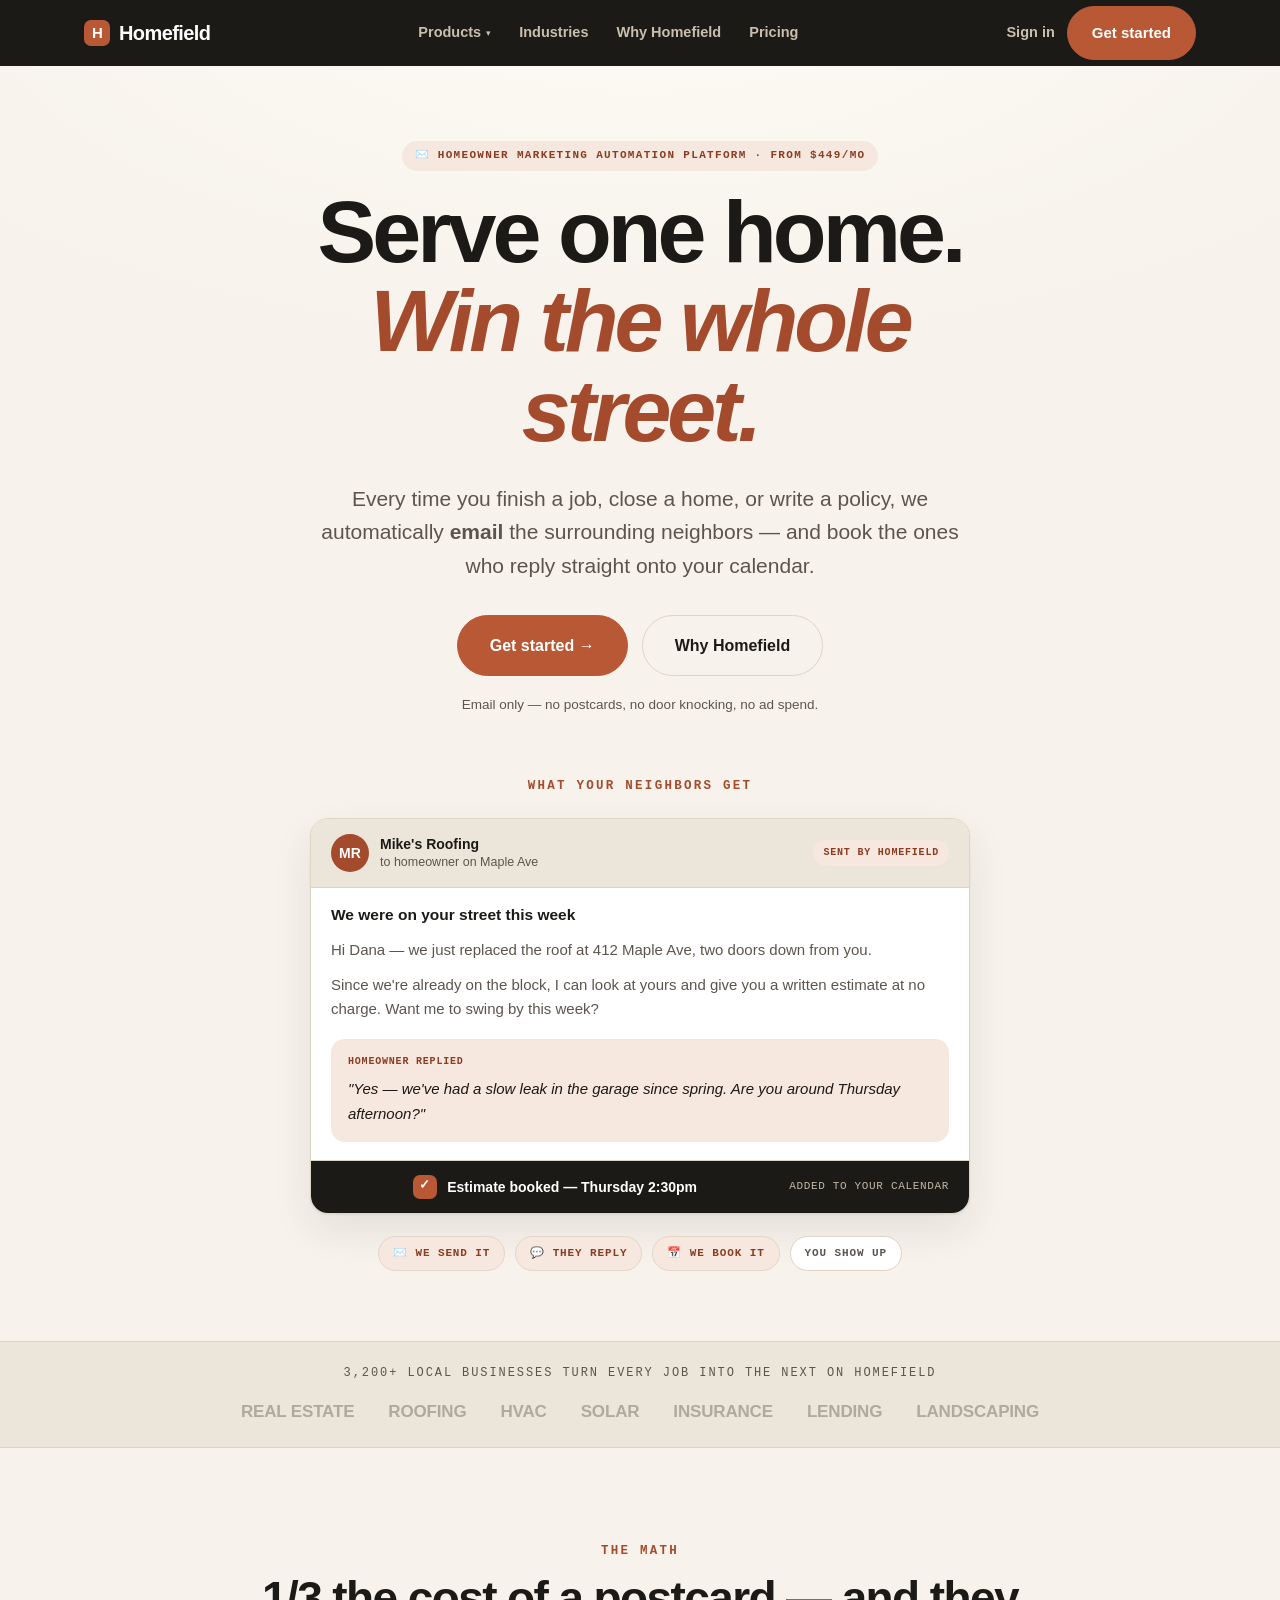
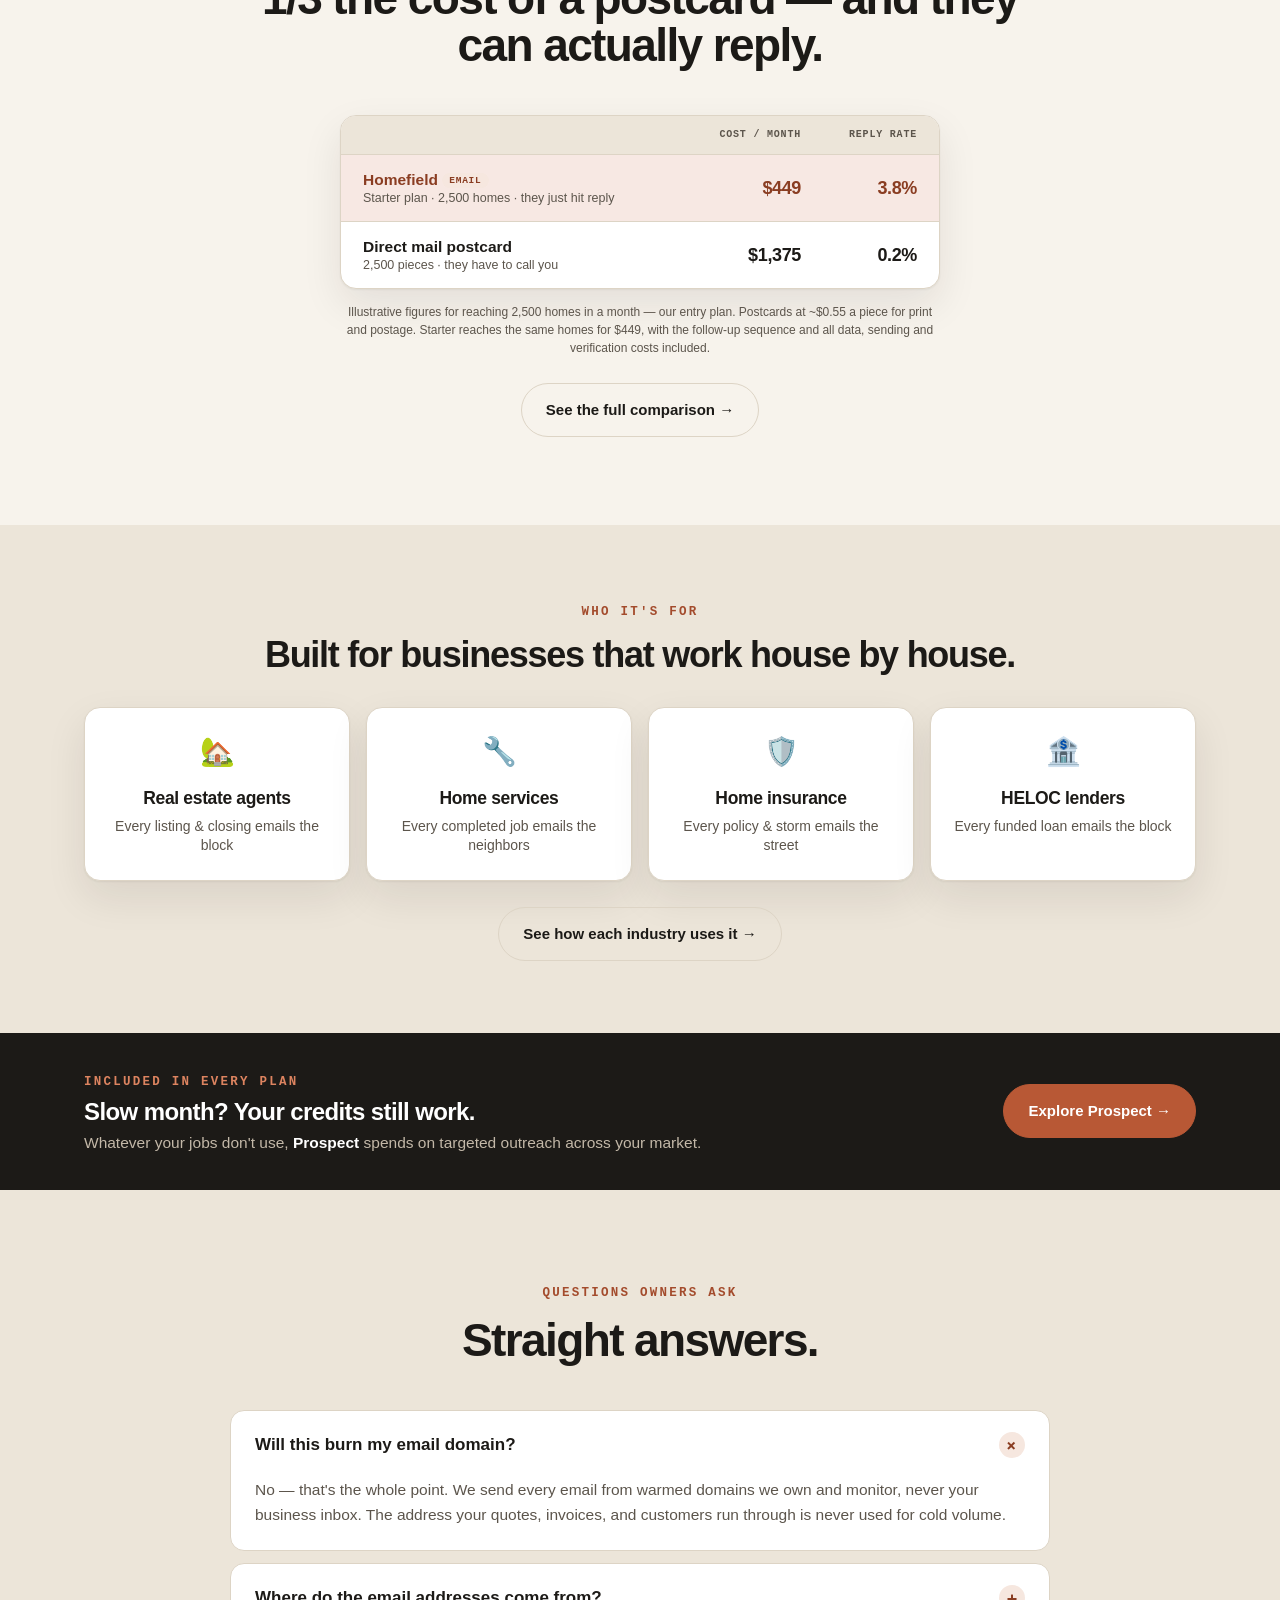
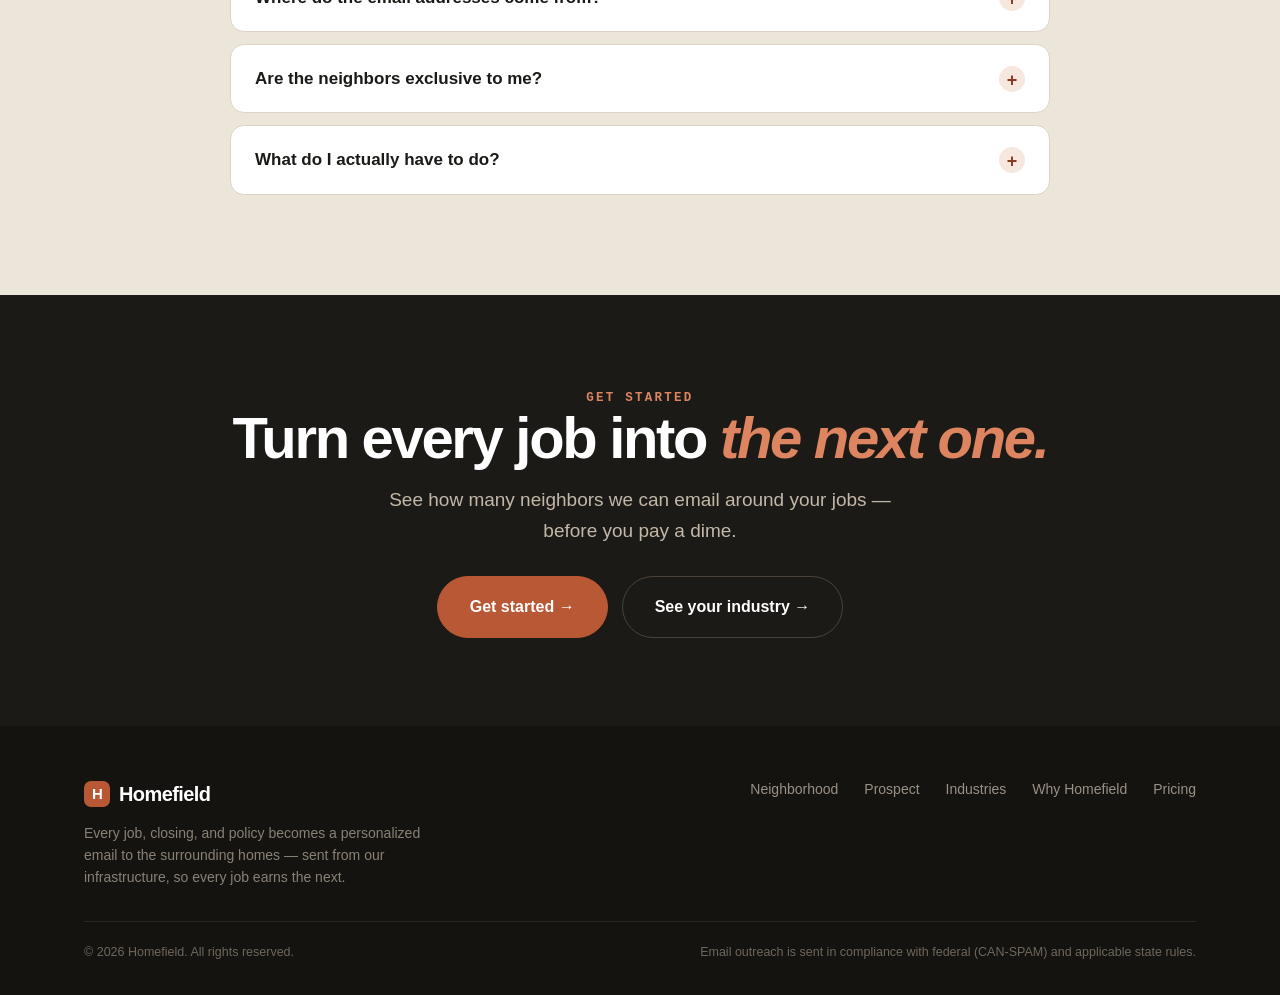
<file: index.html>
<!DOCTYPE html>
<html lang="en">
<head>
<meta charset="UTF-8">
<meta name="viewport" content="width=device-width, initial-scale=1.0">
<title>Homefield — Serve one home. Win the whole street.</title>
<meta name="description" content="Every time you finish a job, close a home, or write a policy, Homefield automatically emails the surrounding neighbors — sent from our email infrastructure so your domain stays clean, exclusive to you, and booked onto your calendar. From $449/mo — your jobs spend your credits first, and we prospect with whatever is left.">
<link rel="stylesheet" href="styles.css?v=20260807-heloc">
</head>
<body>

<!-- NAV -->
<header class="nav">
  <div class="wrap nav-inner">
    <a href="index.html" class="logo"><span class="mark">H</span>Homefield</a>
    <nav class="nav-links">
      <div class="dropdown">
        <button class="ddtrigger" aria-haspopup="true">Products <span class="car">▾</span></button>
        <div class="ddmenu">
          <a href="index.html" class="active">Neighborhood<small>Every job you do → the neighbors · from $449/mo</small></a>
          <a href="prospect.html">Prospect<small>Included · leftover credits go prospecting</small></a>
        </div>
      </div>
      <a href="industries.html">Industries</a>
      <a href="why.html">Why Homefield</a>
      <a href="pricing.html">Pricing</a>
    </nav>
    <div class="nav-cta">
      <a href="#" class="signin">Sign in</a>
      <a href="pricing.html" class="btn btn-primary">Get started</a>
    </div>
  </div>
</header>

<!-- HERO -->
<section class="hero">
  <div class="wrap">
    <span class="ptag">✉️ Homeowner marketing automation platform · from $449/mo</span>
    <h1>Serve one home. <em>Win the whole street.</em></h1>
    <p class="sub">Every time you finish a job, close a home, or write a policy, we automatically <b>email</b> the surrounding neighbors — and book the ones who reply straight onto your calendar.</p>
    <div class="hero-actions">
      <a href="pricing.html" class="btn btn-primary btn-lg">Get started →</a>
      <a href="why.html" class="btn btn-ghost btn-lg">Why Homefield</a>
    </div>
    <div class="hero-sub2">Email only — no postcards, no door knocking, no ad spend.</div>
  </div>
</section>

<!-- THE ACTUAL EMAIL -->
<section class="block" id="email" style="padding-top:20px;padding-bottom:70px">
  <div class="wrap">
    <p class="eyebrow" style="display:block;text-align:center;margin-bottom:22px">What your neighbors get</p>
    <div class="mailwrap">
      <div class="mailcard">
        <div class="mailtop">
          <div class="av">MR</div>
          <div class="who">
            <b>Mike's Roofing</b>
            <span>to homeowner on Maple Ave</span>
          </div>
          <span class="sent">Sent by Homefield</span>
        </div>
        <div class="mailsub">We were on your street this week</div>
        <div class="mailbody">
          <p>Hi Dana — we just replaced the roof at 412 Maple Ave, two doors down from you.</p>
          <p>Since we're already on the block, I can look at yours and give you a written estimate at no charge. Want me to swing by this week?</p>
        </div>
        <div class="mailreply">
          <div class="rl">Homeowner replied</div>
          <em>"Yes — we've had a slow leak in the garage since spring. Are you around Thursday afternoon?"</em>
        </div>
        <div class="mailbooked">
          <span class="bi">✓</span>
          Estimate booked — Thursday 2:30pm
          <span>Added to your calendar</span>
        </div>
      </div>

      <div class="mailsteps">
        <b class="hi">✉️ We send it</b>
        <b class="hi">💬 They reply</b>
        <b class="hi">📅 We book it</b>
        <b>You show up</b>
      </div>
    </div>
  </div>
</section>

<!-- STRIP -->
<div class="strip">
  <div class="wrap strip-inner">
    <div class="lead">3,200+ local businesses turn every job into the next on Homefield</div>
    <div class="logos">
      <span>REAL ESTATE</span><span>ROOFING</span><span>HVAC</span><span>SOLAR</span><span>INSURANCE</span><span>LENDING</span><span>LANDSCAPING</span>
    </div>
  </div>
</div>

<!-- COST vs POSTCARDS -->
<section class="block">
  <div class="wrap">
    <div class="sec-head center">
      <span class="eyebrow">The math</span>
      <h2>1/3 the cost of a postcard — and they can actually reply.</h2>
    </div>

    <div class="minicompare">
      <div class="mcrow mchead">
        <span class="mcname"></span>
        <span class="mcval">Cost / month</span>
        <span class="mcval">Reply rate</span>
      </div>
      <div class="mcrow us">
        <span class="mcname">Homefield <span class="minitag">Email</span><small>Starter plan · 2,500 homes · they just hit reply</small></span>
        <span class="mcval">$449</span>
        <span class="mcval">3.8%</span>
      </div>
      <div class="mcrow">
        <span class="mcname">Direct mail postcard<small>2,500 pieces · they have to call you</small></span>
        <span class="mcval">$1,375</span>
        <span class="mcval">0.2%</span>
      </div>
    </div>
    <p class="mcnote">Illustrative figures for reaching 2,500 homes in a month — our entry plan. Postcards at ~$0.55 a piece for print and postage. Starter reaches the same homes for $449, with the follow-up sequence and all data, sending and verification costs included.</p>

    <p style="text-align:center;margin-top:26px"><a href="why.html" class="btn btn-ghost">See the full comparison →</a></p>
  </div>
</section>

<!-- INDUSTRIES (high level) -->
<section class="block tint" style="padding:72px 0">
  <div class="wrap">
    <div class="sec-head center" style="margin-bottom:34px">
      <span class="eyebrow">Who it's for</span>
      <h2 style="font-size:clamp(26px,3.4vw,36px)">Built for businesses that work house by house.</h2>
    </div>
    <div class="indpills">
      <a class="indpill" href="industries.html">
        <span class="ic">🏡</span>
        <div>
          <b>Real estate agents</b>
          <span>Every listing &amp; closing emails the block</span>
        </div>
      </a>
      <a class="indpill" href="industries.html">
        <span class="ic">🔧</span>
        <div>
          <b>Home services</b>
          <span>Every completed job emails the neighbors</span>
        </div>
      </a>
      <a class="indpill" href="industries.html">
        <span class="ic">🛡️</span>
        <div>
          <b>Home insurance</b>
          <span>Every policy &amp; storm emails the street</span>
        </div>
      </a>
      <a class="indpill" href="industries.html">
        <span class="ic">🏦</span>
        <div>
          <b>HELOC lenders</b>
          <span>Every funded loan emails the block</span>
        </div>
      </a>
    </div>
    <p style="text-align:center;margin-top:26px"><a href="industries.html" class="btn btn-ghost">See how each industry uses it →</a></p>
  </div>
</section>

<!-- PROSPECT ADD-ON (compact) -->
<section class="addonbar">
  <div class="wrap addonbar-inner">
    <div>
      <span class="eyebrow" style="color:var(--accent-light)">Included in every plan</span>
      <h3>Slow month? Your credits still work.</h3>
      <p>Whatever your jobs don't use, <b>Prospect</b> spends on targeted outreach across your market.</p>
    </div>
    <a href="prospect.html" class="btn btn-primary">Explore Prospect →</a>
  </div>
</section>

<!-- FAQ -->
<section class="block tint">
  <div class="wrap">
    <div class="sec-head center">
      <span class="eyebrow">Questions owners ask</span>
      <h2>Straight answers.</h2>
    </div>
    <div class="faq">
      <details open>
        <summary>Will this burn my email domain? <span class="pm">+</span></summary>
        <div class="a">No — that's the whole point. We send every email from warmed domains we own and monitor, never your business inbox. The address your quotes, invoices, and customers run through is never used for cold volume.</div>
      </details>
      <details>
        <summary>Where do the email addresses come from? <span class="pm">+</span></summary>
        <div class="a">Parcel and ownership records matched to verified homeowner email addresses, continuously refreshed and suppression-scrubbed. Around 3.1M homeowners are matched and reachable across the network today.</div>
      </details>
      <details>
        <summary>Are the neighbors exclusive to me? <span class="pm">+</span></summary>
        <div class="a">Yes. We lock your area by industry and dedupe across the whole network, so the homeowners you email aren't getting the same thing from a competitor on Homefield. No shared leads, no racing someone else to the phone.</div>
      </details>
      <details>
        <summary>What do I actually have to do? <span class="pm">+</span></summary>
        <div class="a">Connect your job software, MLS, or agency system once — then nothing. We detect the work you complete, send the emails, handle the replies, and put booked appointments on your calendar. Most businesses are live in about 48 hours.</div>
      </details>
    </div>
  </div>
</section>

<!-- CTA -->
<section class="block cta">
  <div class="wrap">
    <span class="eyebrow" style="color:var(--accent-light)">Get started</span>
    <h2>Turn every job into <em>the next one.</em></h2>
    <p>See how many neighbors we can email around your jobs — before you pay a dime.</p>
    <div class="cta-actions">
      <a href="pricing.html" class="btn btn-primary btn-lg">Get started →</a>
      <a href="industries.html" class="btn btn-ghost btn-lg">See your industry →</a>
    </div>
  </div>
</section>

<!-- FOOTER -->
<footer>
  <div class="wrap">
    <div class="foot-grid">
      <div>
        <a href="index.html" class="logo"><span class="mark">H</span>Homefield</a>
        <p>Every job, closing, and policy becomes a personalized email to the surrounding homes — sent from our infrastructure, so every job earns the next.</p>
      </div>
      <div class="foot-links">
        <a href="index.html">Neighborhood</a>
        <a href="prospect.html">Prospect</a>
        <a href="industries.html">Industries</a>
        <a href="why.html">Why Homefield</a>
        <a href="pricing.html">Pricing</a>
      </div>
    </div>
    <div class="foot-bottom">
      <span>© <span id="yr"></span> Homefield. All rights reserved.</span>
      <span>Email outreach is sent in compliance with federal (CAN-SPAM) and applicable state rules.</span>
    </div>
  </div>
</footer>

<script>document.getElementById('yr').textContent=new Date().getFullYear();</script>
</body>
</html>
</file>
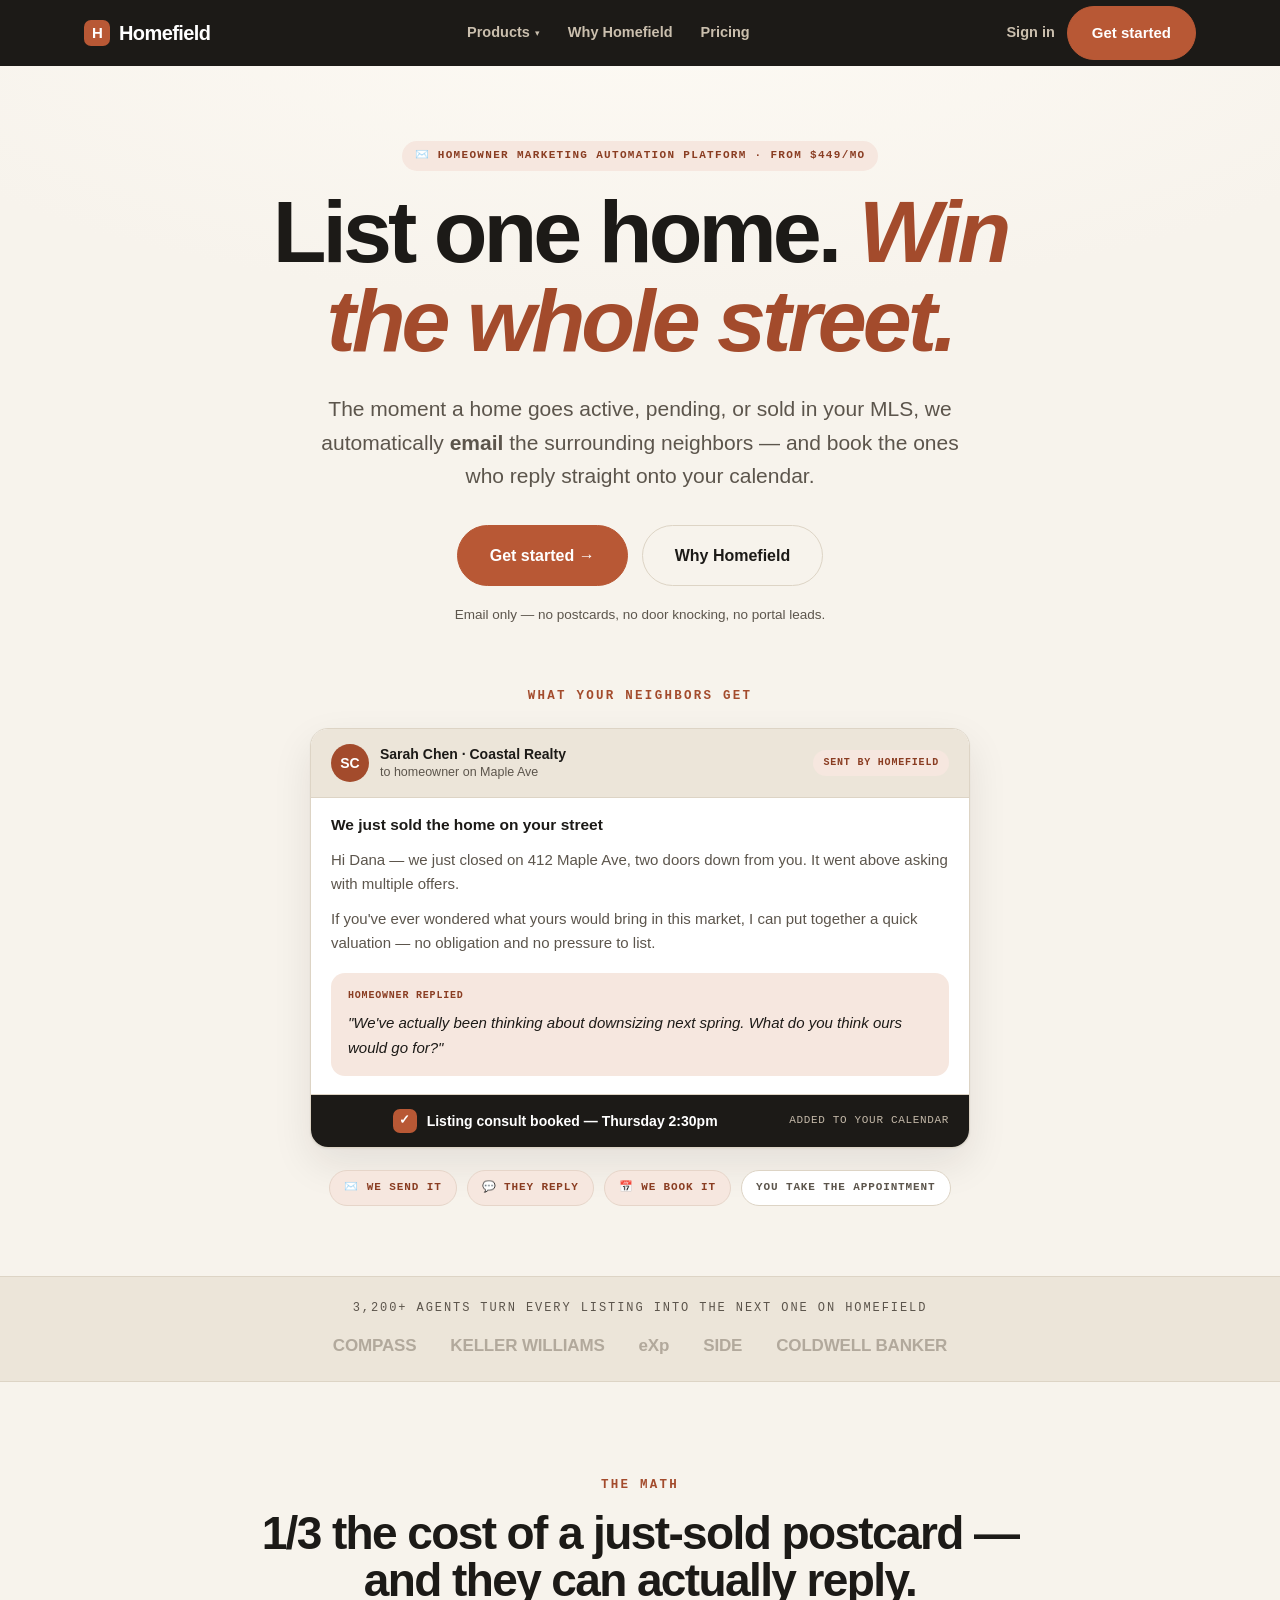
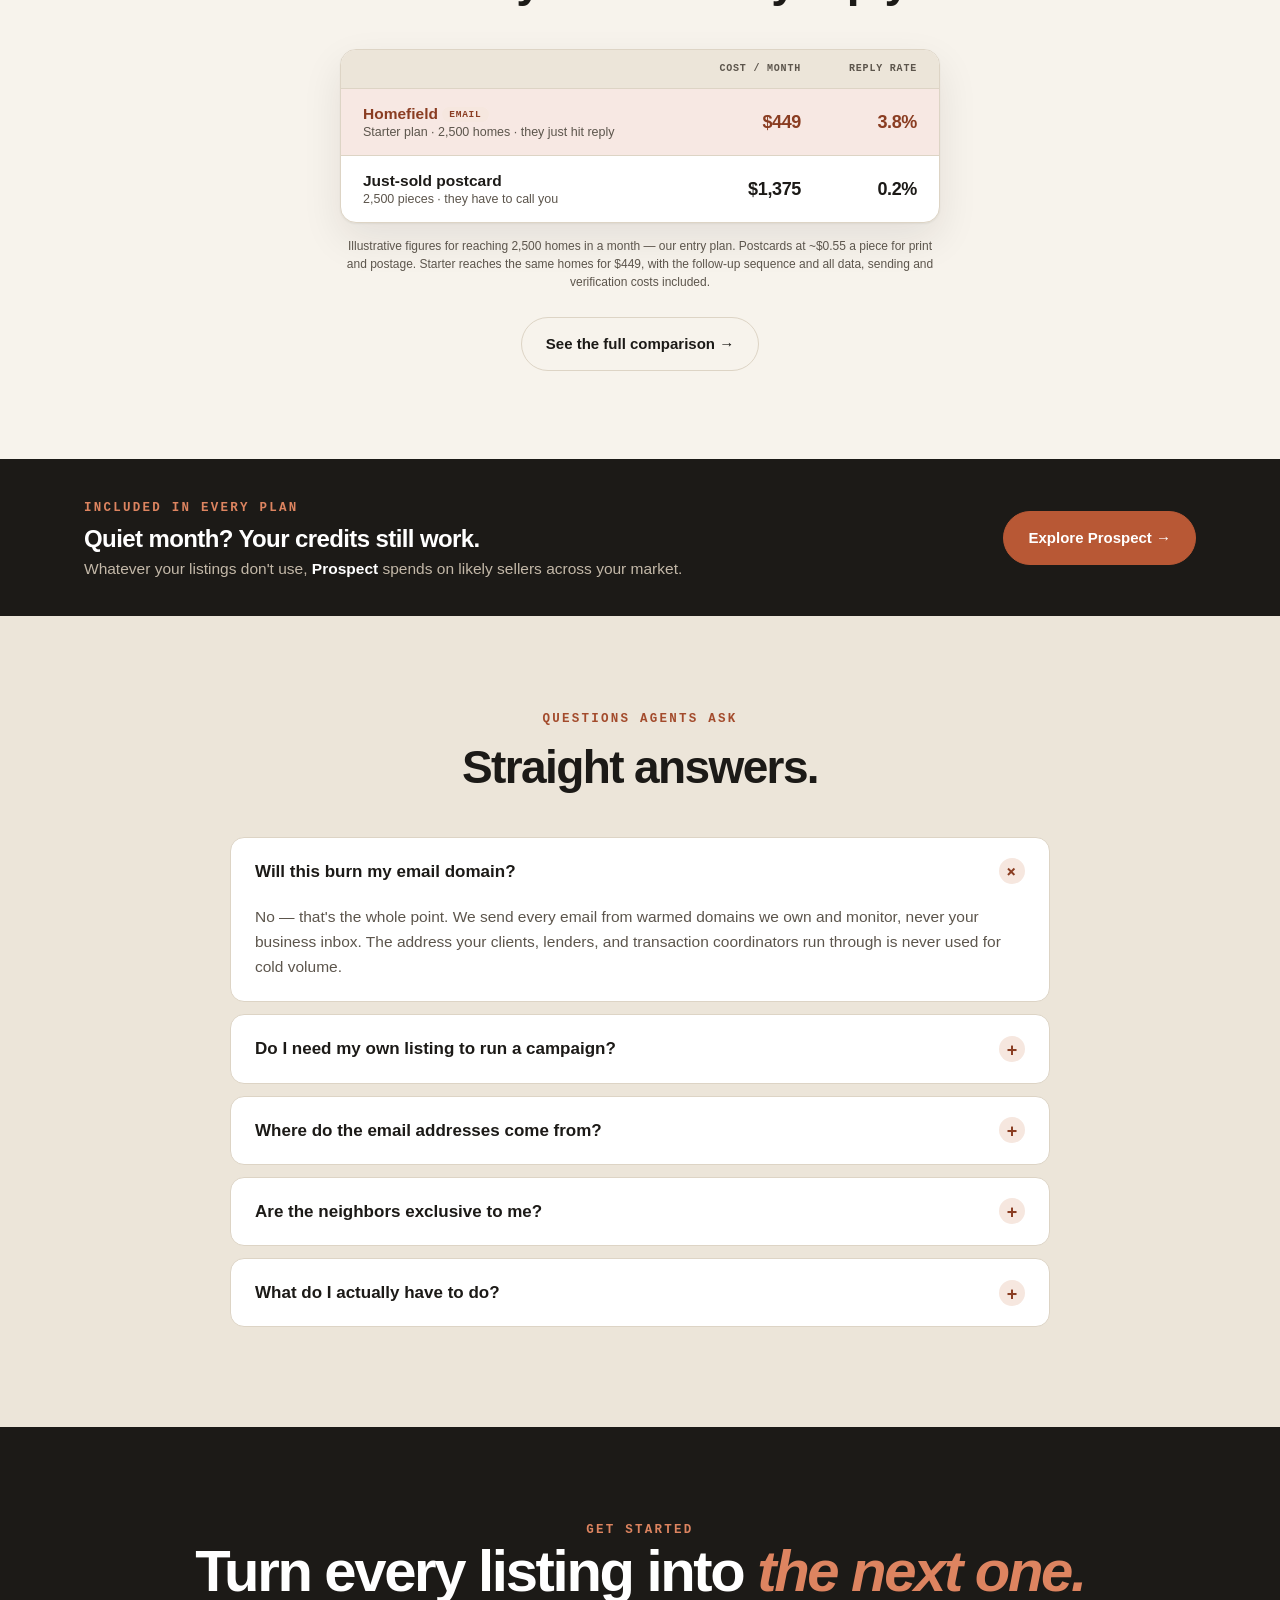
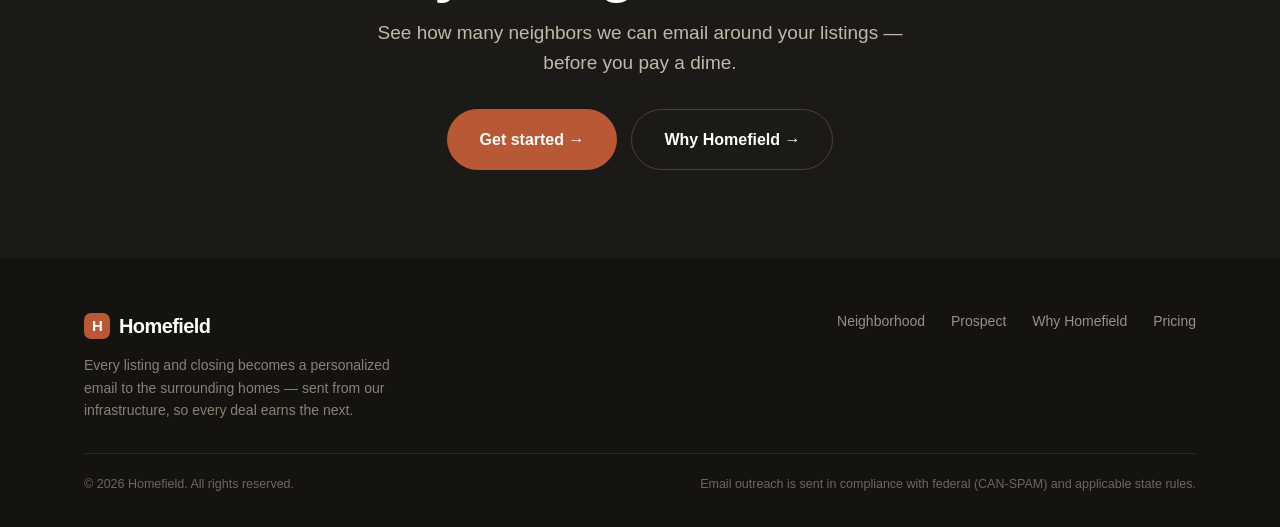
<file: agents/index.html>
<!DOCTYPE html>
<html lang="en">
<head>
<meta charset="UTF-8">
<meta name="viewport" content="width=device-width, initial-scale=1.0">
<title>Homefield — List one home. Win the whole street.</title>
<meta name="description" content="Every time you list or close a home, Homefield automatically emails the surrounding neighbors — sent from our email infrastructure so your domain stays clean, exclusive to your area, and booked onto your calendar. From $449/mo — your listings spend your credits first, and we prospect with whatever is left.">
<link rel="stylesheet" href="styles.css?v=20260807-heloc">
</head>
<body>

<!-- NAV -->
<header class="nav">
  <div class="wrap nav-inner">
    <a href="index.html" class="logo"><span class="mark">H</span>Homefield</a>
    <nav class="nav-links">
      <div class="dropdown">
        <button class="ddtrigger" aria-haspopup="true">Products <span class="car">▾</span></button>
        <div class="ddmenu">
          <a href="index.html" class="active">Neighborhood<small>Every listing &amp; closing → the neighbors · from $449/mo</small></a>
          <a href="prospect.html">Prospect<small>Included · leftover credits go prospecting</small></a>
        </div>
      </div>
      <a href="why.html">Why Homefield</a>
      <a href="pricing.html">Pricing</a>
    </nav>
    <div class="nav-cta">
      <a href="#" class="signin">Sign in</a>
      <a href="pricing.html" class="btn btn-primary">Get started</a>
    </div>
  </div>
</header>

<!-- HERO -->
<section class="hero">
  <div class="wrap">
    <span class="ptag">✉️ Homeowner marketing automation platform · from $449/mo</span>
    <h1>List one home. <em>Win the whole street.</em></h1>
    <p class="sub">The moment a home goes active, pending, or sold in your MLS, we automatically <b>email</b> the surrounding neighbors — and book the ones who reply straight onto your calendar.</p>
    <div class="hero-actions">
      <a href="pricing.html" class="btn btn-primary btn-lg">Get started →</a>
      <a href="why.html" class="btn btn-ghost btn-lg">Why Homefield</a>
    </div>
    <div class="hero-sub2">Email only — no postcards, no door knocking, no portal leads.</div>
  </div>
</section>

<!-- THE ACTUAL EMAIL -->
<section class="block" id="email" style="padding-top:20px;padding-bottom:70px">
  <div class="wrap">
    <p class="eyebrow" style="display:block;text-align:center;margin-bottom:22px">What your neighbors get</p>
    <div class="mailwrap">
      <div class="mailcard">
        <div class="mailtop">
          <div class="av">SC</div>
          <div class="who">
            <b>Sarah Chen · Coastal Realty</b>
            <span>to homeowner on Maple Ave</span>
          </div>
          <span class="sent">Sent by Homefield</span>
        </div>
        <div class="mailsub">We just sold the home on your street</div>
        <div class="mailbody">
          <p>Hi Dana — we just closed on 412 Maple Ave, two doors down from you. It went above asking with multiple offers.</p>
          <p>If you've ever wondered what yours would bring in this market, I can put together a quick valuation — no obligation and no pressure to list.</p>
        </div>
        <div class="mailreply">
          <div class="rl">Homeowner replied</div>
          <em>"We've actually been thinking about downsizing next spring. What do you think ours would go for?"</em>
        </div>
        <div class="mailbooked">
          <span class="bi">✓</span>
          Listing consult booked — Thursday 2:30pm
          <span>Added to your calendar</span>
        </div>
      </div>

      <div class="mailsteps">
        <b class="hi">✉️ We send it</b>
        <b class="hi">💬 They reply</b>
        <b class="hi">📅 We book it</b>
        <b>You take the appointment</b>
      </div>
    </div>
  </div>
</section>

<!-- STRIP -->
<div class="strip">
  <div class="wrap strip-inner">
    <div class="lead">3,200+ agents turn every listing into the next one on Homefield</div>
    <div class="logos">
      <span>COMPASS</span><span>KELLER WILLIAMS</span><span>eXp</span><span>SIDE</span><span>COLDWELL BANKER</span>
    </div>
  </div>
</div>

<!-- COST vs POSTCARDS -->
<section class="block">
  <div class="wrap">
    <div class="sec-head center">
      <span class="eyebrow">The math</span>
      <h2>1/3 the cost of a just-sold postcard — and they can actually reply.</h2>
    </div>

    <div class="minicompare">
      <div class="mcrow mchead">
        <span class="mcname"></span>
        <span class="mcval">Cost / month</span>
        <span class="mcval">Reply rate</span>
      </div>
      <div class="mcrow us">
        <span class="mcname">Homefield <span class="minitag">Email</span><small>Starter plan · 2,500 homes · they just hit reply</small></span>
        <span class="mcval">$449</span>
        <span class="mcval">3.8%</span>
      </div>
      <div class="mcrow">
        <span class="mcname">Just-sold postcard<small>2,500 pieces · they have to call you</small></span>
        <span class="mcval">$1,375</span>
        <span class="mcval">0.2%</span>
      </div>
    </div>
    <p class="mcnote">Illustrative figures for reaching 2,500 homes in a month — our entry plan. Postcards at ~$0.55 a piece for print and postage. Starter reaches the same homes for $449, with the follow-up sequence and all data, sending and verification costs included.</p>

    <p style="text-align:center;margin-top:26px"><a href="why.html" class="btn btn-ghost">See the full comparison →</a></p>
  </div>
</section>

<!-- PROSPECT ADD-ON (compact) -->
<section class="addonbar">
  <div class="wrap addonbar-inner">
    <div>
      <span class="eyebrow" style="color:var(--accent-light)">Included in every plan</span>
      <h3>Quiet month? Your credits still work.</h3>
      <p>Whatever your listings don't use, <b>Prospect</b> spends on likely sellers across your market.</p>
    </div>
    <a href="prospect.html" class="btn btn-primary">Explore Prospect →</a>
  </div>
</section>

<!-- FAQ -->
<section class="block tint">
  <div class="wrap">
    <div class="sec-head center">
      <span class="eyebrow">Questions agents ask</span>
      <h2>Straight answers.</h2>
    </div>
    <div class="faq">
      <details open>
        <summary>Will this burn my email domain? <span class="pm">+</span></summary>
        <div class="a">No — that's the whole point. We send every email from warmed domains we own and monitor, never your business inbox. The address your clients, lenders, and transaction coordinators run through is never used for cold volume.</div>
      </details>
      <details>
        <summary>Do I need my own listing to run a campaign? <span class="pm">+</span></summary>
        <div class="a">Campaigns fire off your own MLS activity — anything you list, put under contract, or close. If you want to reach homeowners beyond your own deals, that's what the <a href="prospect.html">Prospect</a> add-on is for.</div>
      </details>
      <details>
        <summary>Where do the email addresses come from? <span class="pm">+</span></summary>
        <div class="a">Parcel and ownership records matched to verified homeowner email addresses, continuously refreshed and suppression-scrubbed. Around 3.1M homeowners are matched and reachable across the network today.</div>
      </details>
      <details>
        <summary>Are the neighbors exclusive to me? <span class="pm">+</span></summary>
        <div class="a">Yes. We lock your area and dedupe across the whole network, so the homeowners you email aren't getting the same campaign from another agent on Homefield. No shared leads, no racing three other agents to the phone.</div>
      </details>
      <details>
        <summary>What do I actually have to do? <span class="pm">+</span></summary>
        <div class="a">Connect your MLS once — then nothing. We detect every listing and closing, send the emails, handle the replies, and put booked appointments on your calendar. Most agents are live in about 48 hours.</div>
      </details>
    </div>
  </div>
</section>

<!-- CTA -->
<section class="block cta">
  <div class="wrap">
    <span class="eyebrow" style="color:var(--accent-light)">Get started</span>
    <h2>Turn every listing into <em>the next one.</em></h2>
    <p>See how many neighbors we can email around your listings — before you pay a dime.</p>
    <div class="cta-actions">
      <a href="pricing.html" class="btn btn-primary btn-lg">Get started →</a>
      <a href="why.html" class="btn btn-ghost btn-lg">Why Homefield →</a>
    </div>
  </div>
</section>

<!-- FOOTER -->
<footer>
  <div class="wrap">
    <div class="foot-grid">
      <div>
        <a href="index.html" class="logo"><span class="mark">H</span>Homefield</a>
        <p>Every listing and closing becomes a personalized email to the surrounding homes — sent from our infrastructure, so every deal earns the next.</p>
      </div>
      <div class="foot-links">
        <a href="index.html">Neighborhood</a>
        <a href="prospect.html">Prospect</a>
        <a href="why.html">Why Homefield</a>
        <a href="pricing.html">Pricing</a>
      </div>
    </div>
    <div class="foot-bottom">
      <span>© <span id="yr"></span> Homefield. All rights reserved.</span>
      <span>Email outreach is sent in compliance with federal (CAN-SPAM) and applicable state rules.</span>
    </div>
  </div>
</footer>

<script>document.getElementById('yr').textContent=new Date().getFullYear();</script>
</body>
</html>
</file>
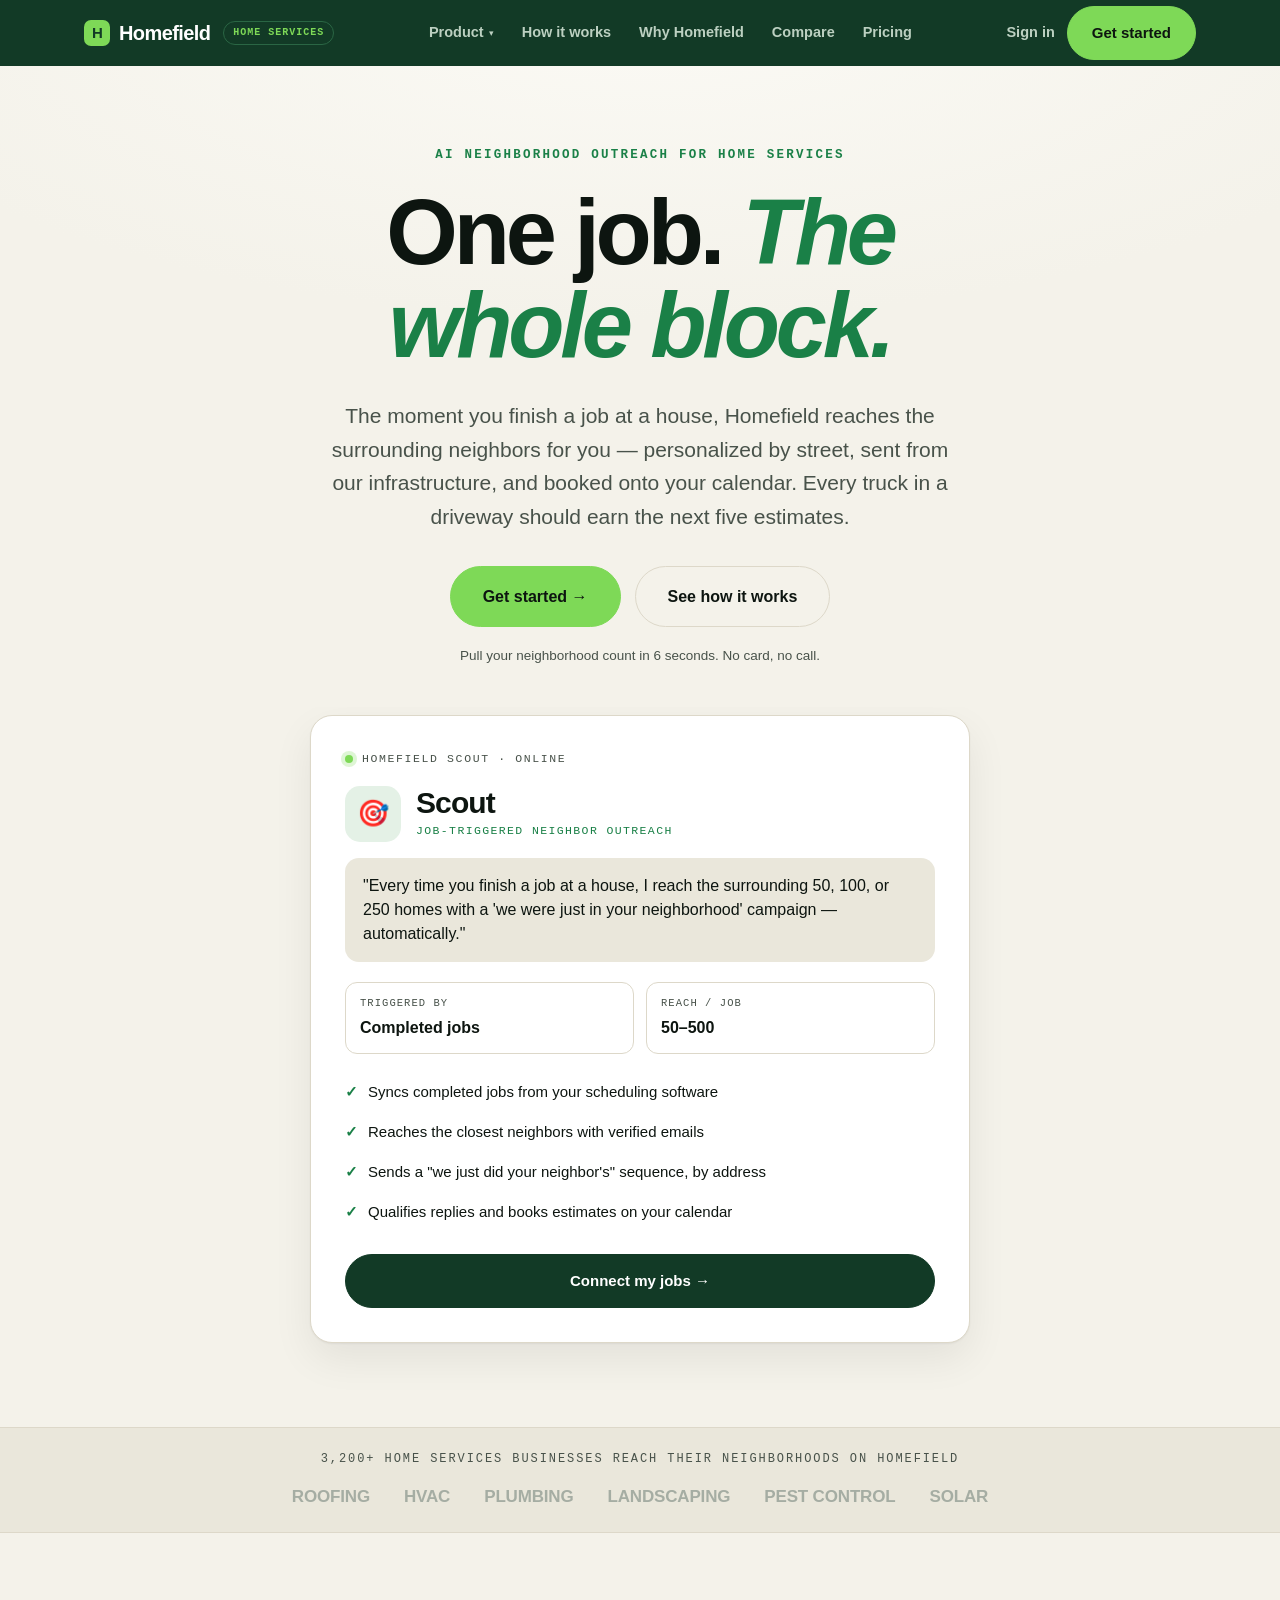
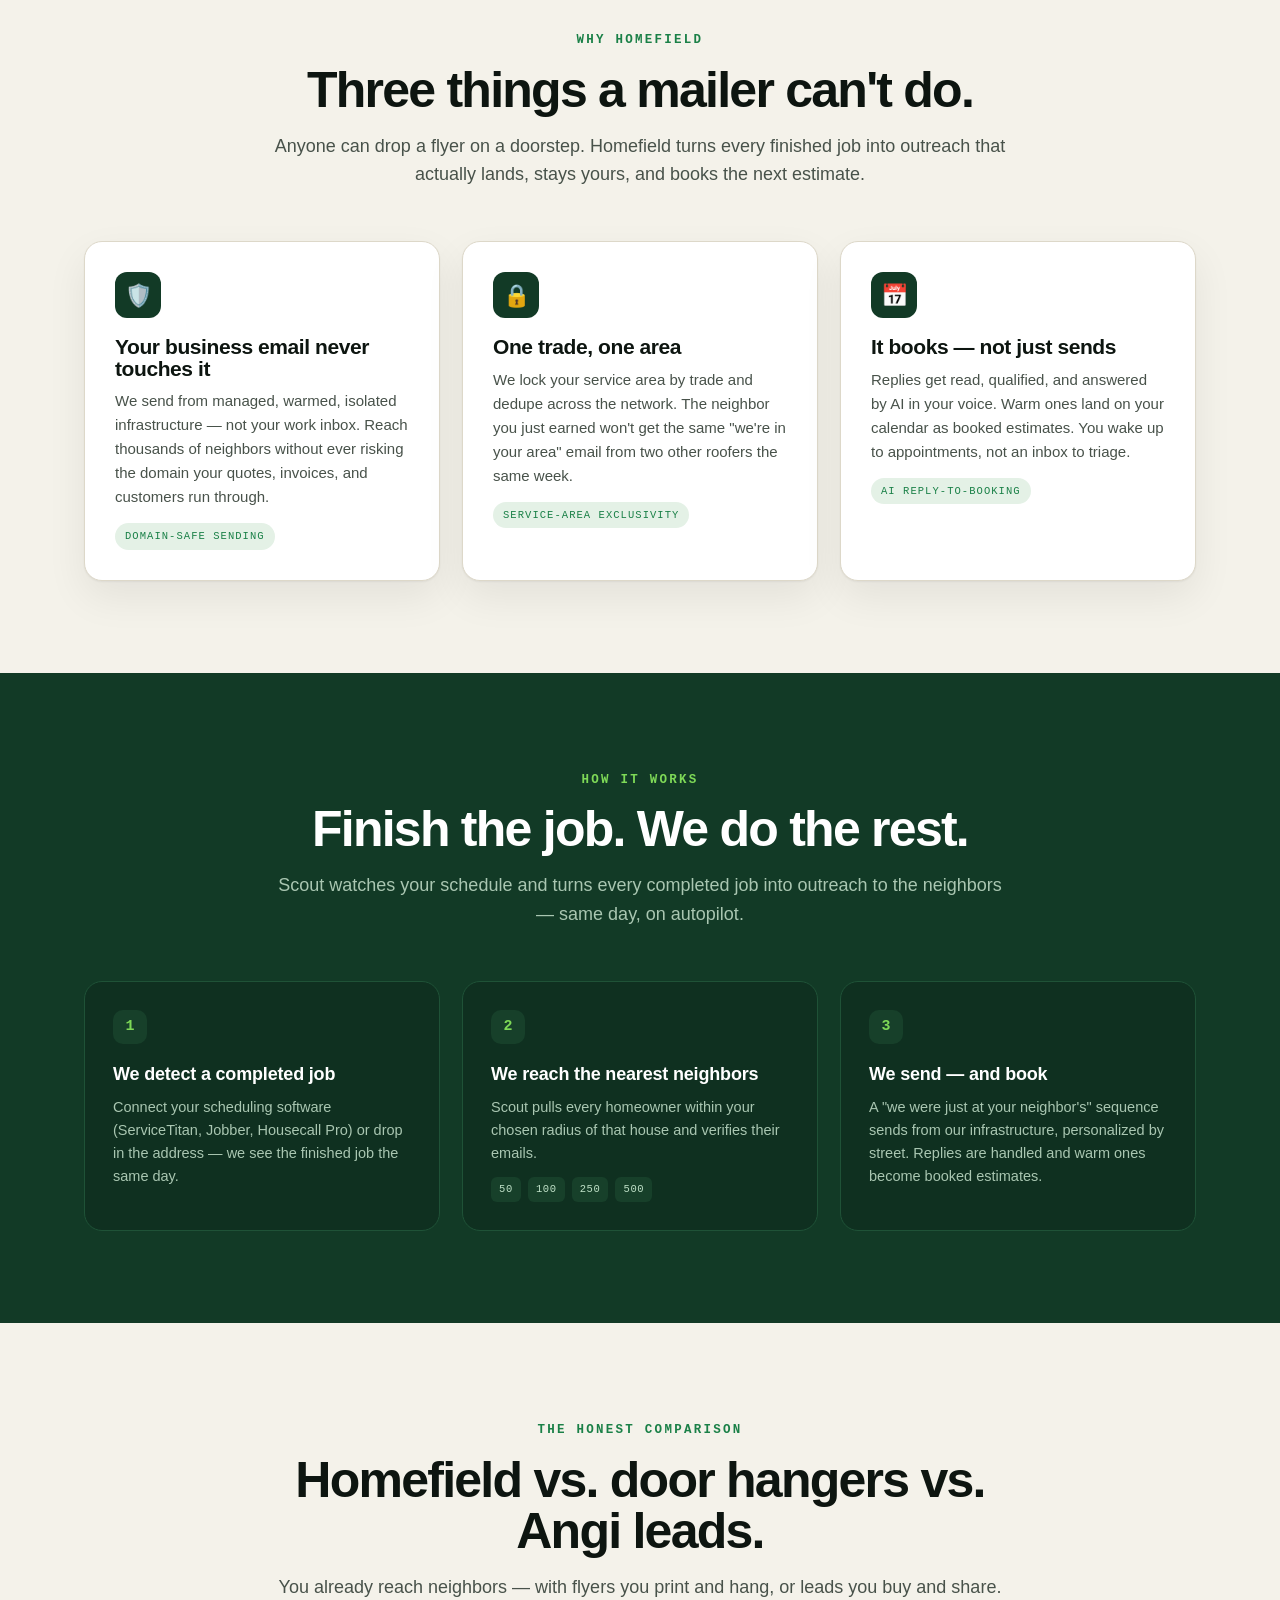
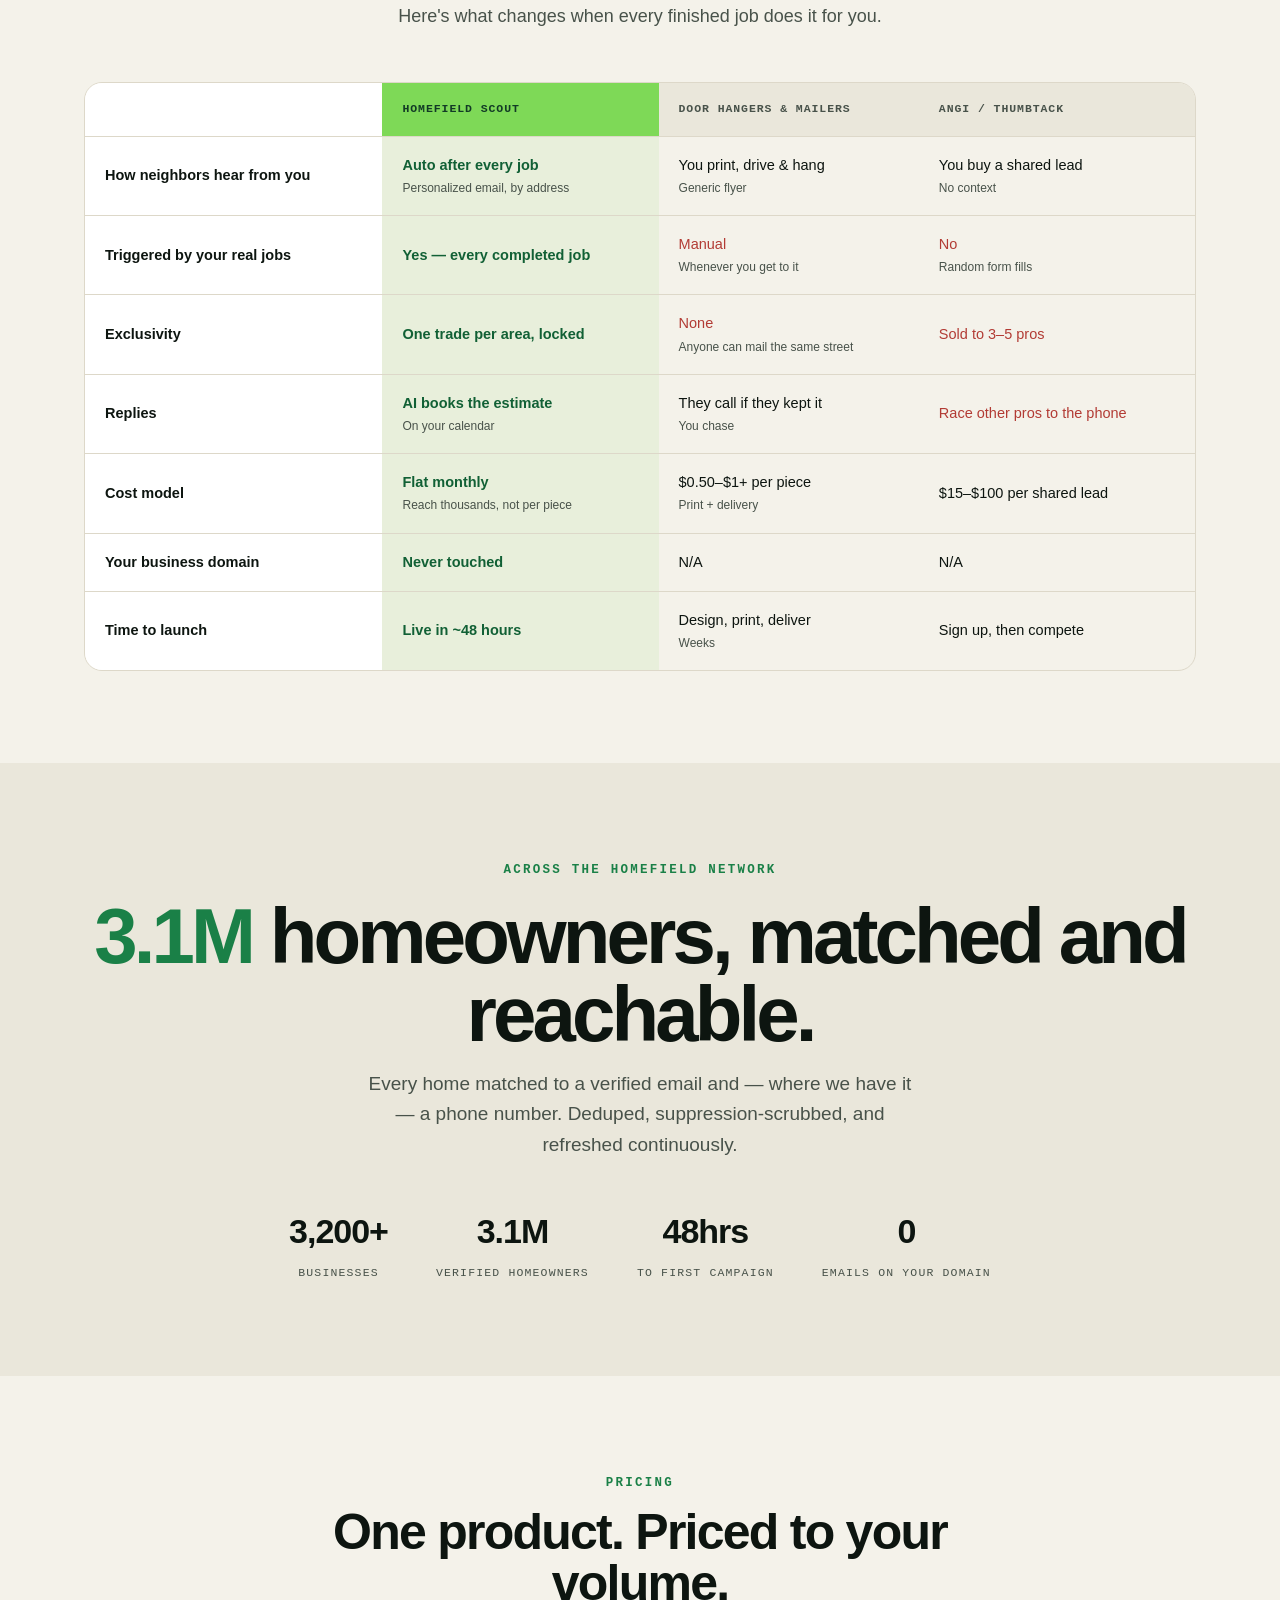
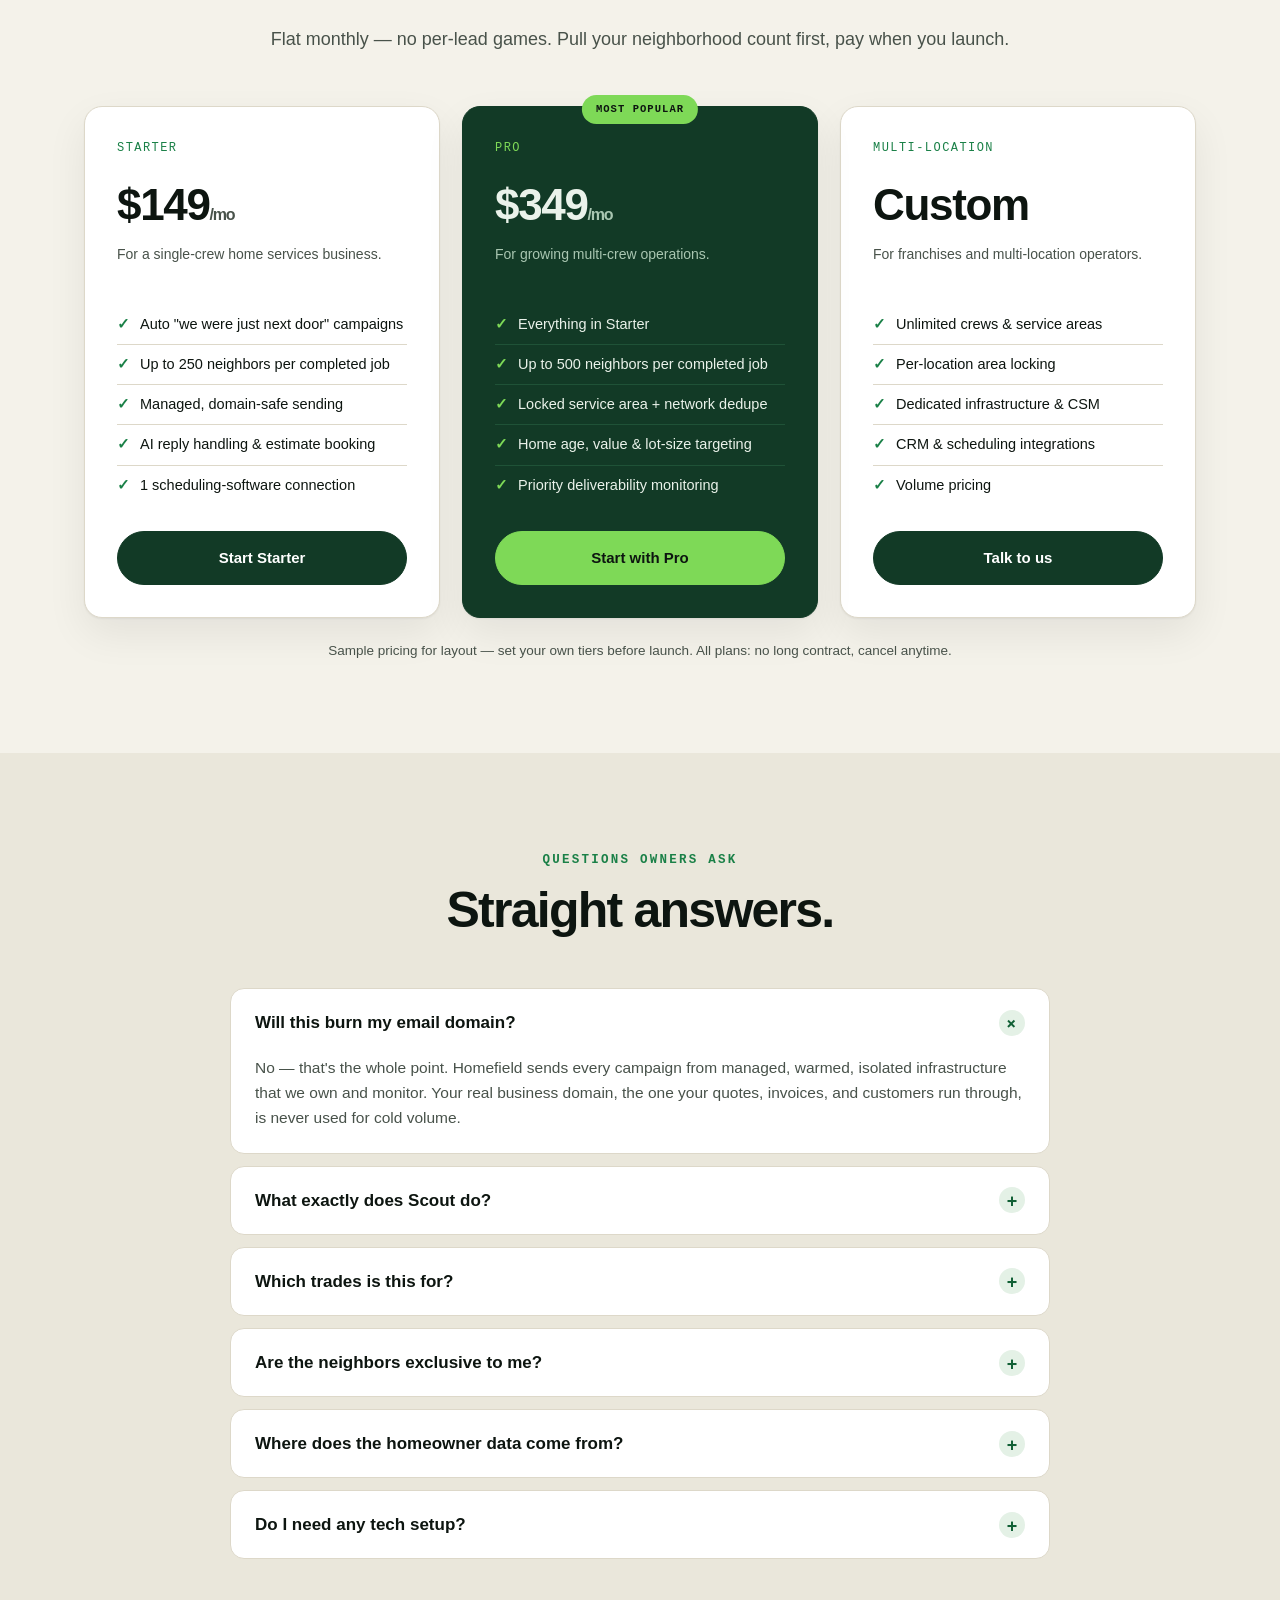
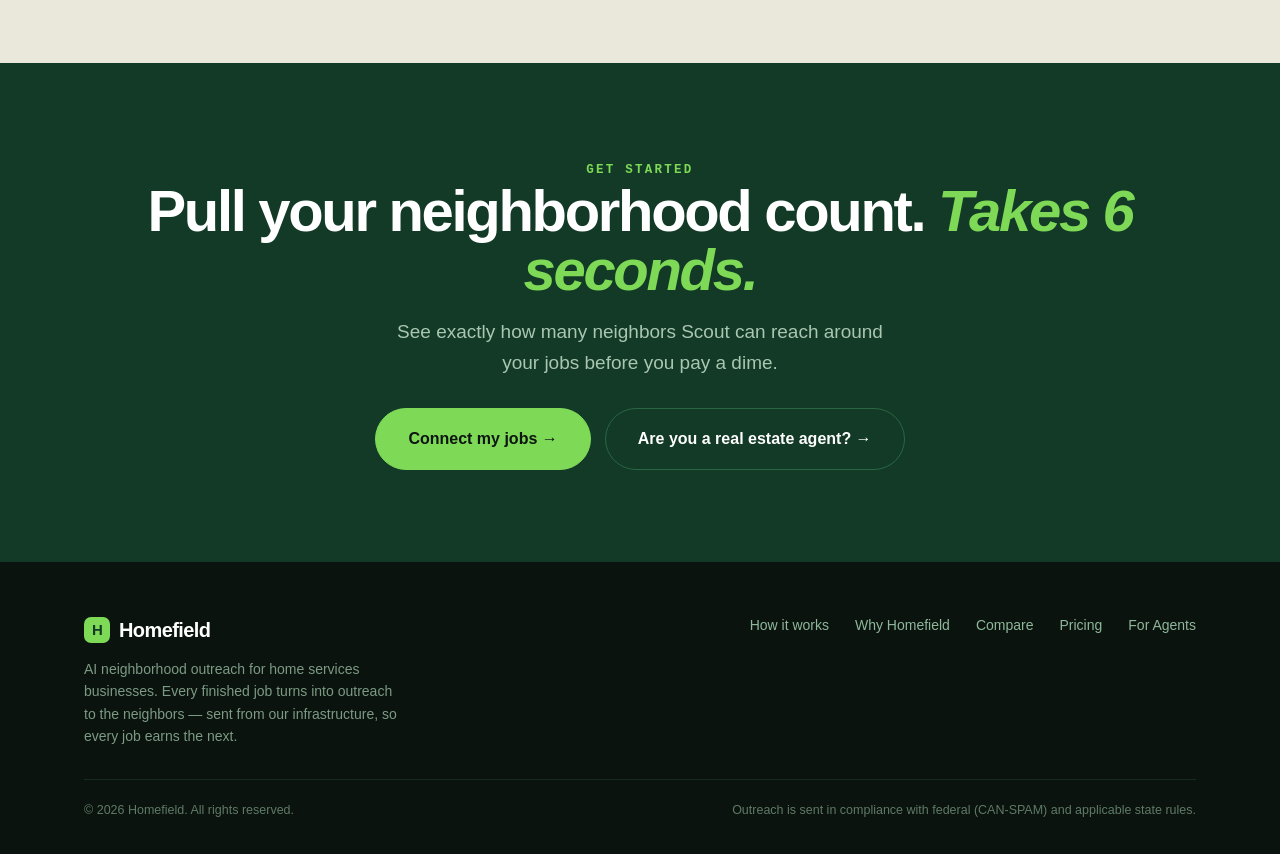
<file: home-services.html>
<!DOCTYPE html>
<html lang="en">
<head>
<meta charset="UTF-8">
<meta name="viewport" content="width=device-width, initial-scale=1.0">
<title>Homefield for Home Services — AI neighborhood outreach</title>
<meta name="description" content="The moment you finish a job, Homefield reaches the surrounding neighbors for you — personalized by address, sent from managed infrastructure so your business email never gets burned, exclusive to your trade in your area, and booked onto your calendar.">
<style>
  :root{
    --ink:#0d1510;--ink-soft:#48524a;--paper:#f4f2ea;--paper-2:#eae7db;--card:#ffffff;--line:#ddd8c9;
    --forest:#123a26;--green:#1a8047;--green-deep:#116035;--green-soft:#e4f1e6;--lime:#7ed957;--lime-ink:#0d1510;
    --shadow:0 1px 2px rgba(13,21,16,.05),0 16px 40px rgba(13,21,16,.07);--radius:18px;
    --sans:-apple-system,BlinkMacSystemFont,"Segoe UI",Inter,"Helvetica Neue",Arial,sans-serif;
    --mono:"SF Mono",ui-monospace,"Roboto Mono",Menlo,Consolas,monospace;
  }
  *{box-sizing:border-box;margin:0;padding:0}
  html{scroll-behavior:smooth}
  body{font-family:var(--sans);color:var(--ink);background:var(--paper);line-height:1.6;-webkit-font-smoothing:antialiased;text-rendering:optimizeLegibility}
  .wrap{max-width:1160px;margin:0 auto;padding:0 24px}
  a{color:inherit;text-decoration:none}
  .mono{font-family:var(--mono);font-size:12px;letter-spacing:.16em;text-transform:uppercase;font-weight:600}
  .eyebrow{font-family:var(--mono);font-size:12.5px;font-weight:600;letter-spacing:.18em;text-transform:uppercase;color:var(--green);display:inline-block}
  h1,h2,h3{font-weight:800;line-height:1.02;letter-spacing:-.03em}
  .btn{display:inline-flex;align-items:center;gap:8px;font-family:var(--sans);font-weight:700;font-size:15px;padding:14px 24px;border-radius:999px;border:1.5px solid transparent;cursor:pointer;transition:.18s ease;white-space:nowrap}
  .btn-primary{background:var(--lime);color:var(--lime-ink);border-color:var(--lime)}
  .btn-primary:hover{filter:brightness(1.05);transform:translateY(-1px);box-shadow:0 8px 20px rgba(126,217,87,.35)}
  .btn-dark{background:var(--forest);color:#fff;border-color:var(--forest)}
  .btn-dark:hover{background:#0d2c1c;transform:translateY(-1px)}
  .btn-ghost{background:transparent;color:var(--ink);border-color:var(--line)}
  .btn-ghost:hover{border-color:var(--ink);background:#fff}
  .btn-lg{padding:17px 32px;font-size:16px}

  header.nav{position:sticky;top:0;z-index:50;background:var(--forest);color:#eef3ee}
  .nav-inner{display:flex;align-items:center;justify-content:space-between;height:66px}
  .logo{display:flex;align-items:center;gap:9px;font-weight:800;font-size:20px;letter-spacing:-.03em;color:#fff}
  .logo .mark{width:26px;height:26px;border-radius:7px;background:var(--lime);display:grid;place-items:center;color:var(--forest);font-weight:900;font-size:15px}
  .logo .pbadge{font-family:var(--mono);font-size:10px;letter-spacing:.1em;text-transform:uppercase;color:var(--lime);border:1px solid #2a6644;border-radius:999px;padding:3px 9px;margin-left:4px;font-weight:600}
  .nav-links{display:flex;gap:28px;align-items:center;font-size:14.5px;font-weight:550;color:#bcd0c1}
  .nav-links a:hover{color:#fff}
  .nav-cta{display:flex;gap:12px;align-items:center}
  .nav-cta .signin{font-size:14.5px;color:#bcd0c1;font-weight:550}
  .nav-cta .signin:hover{color:#fff}
  .dropdown{position:relative}
  .ddtrigger{background:none;border:none;font:inherit;color:#bcd0c1;font-size:14.5px;font-weight:550;cursor:pointer;display:inline-flex;align-items:center;gap:5px;padding:0}
  .dropdown:hover .ddtrigger{color:#fff}
  .ddtrigger .car{font-size:9px;transition:.16s}
  .dropdown:hover .ddtrigger .car{transform:rotate(180deg)}
  .ddmenu{position:absolute;top:calc(100% + 16px);left:50%;transform:translateX(-50%) translateY(6px);background:var(--card);border:1px solid var(--line);border-radius:14px;box-shadow:var(--shadow);padding:8px;min-width:250px;opacity:0;visibility:hidden;transition:.16s ease;z-index:60}
  .ddmenu::before{content:"";position:absolute;top:-16px;left:0;right:0;height:16px}
  .dropdown:hover .ddmenu,.dropdown:focus-within .ddmenu{opacity:1;visibility:visible;transform:translateX(-50%) translateY(0)}
  .ddmenu a{display:block;padding:11px 14px;border-radius:9px;color:var(--ink);font-size:14.5px;font-weight:650}
  .ddmenu a small{display:block;font-size:12px;color:var(--ink-soft);font-weight:400;margin-top:1px}
  .ddmenu a:hover{background:var(--green-soft)}
  .ddmenu a.active{background:var(--paper-2)}
  @media(max-width:900px){.nav-links{display:none}.nav-cta .signin{display:none}}

  .hero{padding:74px 0 40px;text-align:center;position:relative;overflow:hidden;background:radial-gradient(120% 90% at 50% -10%,#fbfaf5 0%,var(--paper) 55%)}
  .hero h1{font-size:clamp(44px,8vw,92px);letter-spacing:-.045em;margin:20px auto 26px;max-width:15ch}
  .hero h1 em{font-style:italic;color:var(--green)}
  .hero p.sub{font-size:clamp(17px,2.2vw,21px);color:var(--ink-soft);max-width:640px;margin:0 auto 32px}
  .hero-actions{display:flex;gap:14px;justify-content:center;flex-wrap:wrap}
  .hero-sub2{margin-top:18px;font-size:13.5px;color:var(--ink-soft)}

  .spot{padding:8px 0 84px}
  .card1{max-width:660px;margin:0 auto;background:var(--card);border:1px solid var(--line);border-radius:22px;box-shadow:var(--shadow);padding:34px;text-align:left}
  .card1 .status{display:flex;align-items:center;gap:9px;font-family:var(--mono);font-size:11.5px;letter-spacing:.14em;text-transform:uppercase;color:var(--ink-soft)}
  .card1 .status .live{width:8px;height:8px;border-radius:50%;background:var(--lime);box-shadow:0 0 0 4px rgba(126,217,87,.25);animation:pulse 2s infinite}
  @keyframes pulse{0%,100%{box-shadow:0 0 0 4px rgba(126,217,87,.25)}50%{box-shadow:0 0 0 7px rgba(126,217,87,.08)}}
  .card1 .head{display:flex;align-items:center;gap:15px;margin:18px 0 16px}
  .card1 .ic{width:56px;height:56px;border-radius:15px;display:grid;place-items:center;font-size:26px;background:var(--green-soft);flex:0 0 auto}
  .card1 .head h3{font-size:30px;letter-spacing:-.03em}
  .card1 .head .role{font-family:var(--mono);font-size:11.5px;letter-spacing:.12em;text-transform:uppercase;color:var(--green);margin-top:3px}
  .card1 .say{font-size:16px;line-height:1.5;padding:16px 18px;border-radius:14px;margin-bottom:20px;background:var(--paper-2)}
  .card1 .specs{display:flex;gap:12px;margin-bottom:18px}
  .card1 .spec{flex:1;border-radius:12px;padding:12px 14px;border:1px solid var(--line)}
  .card1 .spec .k{font-family:var(--mono);font-size:10.5px;letter-spacing:.1em;text-transform:uppercase;color:var(--ink-soft)}
  .card1 .spec .v{font-size:16px;font-weight:750;margin-top:3px}
  .card1 ul{list-style:none;margin-bottom:22px}
  .card1 li{display:flex;gap:10px;padding:8px 0;font-size:15px}
  .card1 li .c{color:var(--green);font-weight:800;flex:0 0 auto}
  .card1 .btn{width:100%;justify-content:center}

  .strip{border-top:1px solid var(--line);border-bottom:1px solid var(--line);background:var(--paper-2)}
  .strip-inner{padding:22px 0;text-align:center}
  .strip .lead{font-family:var(--mono);font-size:12px;letter-spacing:.16em;text-transform:uppercase;color:var(--ink-soft);margin-bottom:14px}
  .strip .logos{display:flex;gap:34px;justify-content:center;align-items:center;flex-wrap:wrap;font-weight:800;font-size:17px;letter-spacing:-.01em;color:#9aa39a}
  .strip .logos span{opacity:.85}

  section.block{padding:92px 0}
  .sec-head{max-width:740px;margin-bottom:52px}
  .sec-head.center{margin-left:auto;margin-right:auto;text-align:center}
  .sec-head h2{font-size:clamp(32px,4.6vw,50px);margin:14px 0 16px;letter-spacing:-.035em}
  .sec-head p{font-size:18px;color:var(--ink-soft)}

  .pillars{display:grid;grid-template-columns:repeat(3,1fr);gap:22px}
  .pillar{background:var(--card);border:1px solid var(--line);border-radius:var(--radius);padding:30px;box-shadow:var(--shadow)}
  .pillar .pic{width:46px;height:46px;border-radius:12px;background:var(--forest);color:var(--lime);display:grid;place-items:center;font-size:22px;margin-bottom:18px}
  .pillar h3{font-size:21px;letter-spacing:-.02em;margin-bottom:10px}
  .pillar p{font-size:15px;color:var(--ink-soft)}
  .pillar .tag{display:inline-block;margin-top:14px;font-family:var(--mono);font-size:10.5px;letter-spacing:.1em;text-transform:uppercase;color:var(--green);background:var(--green-soft);padding:5px 10px;border-radius:999px}
  @media(max-width:820px){.pillars{grid-template-columns:1fr}}

  .flows{background:var(--forest);color:#e6efe7}
  .flows .eyebrow{color:var(--lime)}
  .flows .sec-head h2{color:#fff}
  .flows .sec-head p{color:#a9c6b1}
  .flowsteps{display:grid;grid-template-columns:repeat(3,1fr);gap:22px}
  .fstep{background:#0f3020;border:1px solid #1f5237;border-radius:var(--radius);padding:28px}
  .fstep .num{width:34px;height:34px;border-radius:10px;background:#17402a;color:var(--lime);display:grid;place-items:center;font-weight:800;font-size:15px;font-family:var(--mono);margin-bottom:16px}
  .fstep b{font-size:18px;color:#fff;display:block;margin-bottom:7px;letter-spacing:-.01em}
  .fstep p{font-size:14.5px;color:#a9c6b1}
  .fstep .chips{margin-top:12px;display:flex;gap:7px;flex-wrap:wrap}
  .fstep .chips span{font-family:var(--mono);font-size:10.5px;letter-spacing:.06em;text-transform:uppercase;color:#bfe0c7;background:#17402a;border-radius:6px;padding:4px 8px}
  @media(max-width:820px){.flowsteps{grid-template-columns:1fr}}

  .ctable-scroll{overflow-x:auto;-webkit-overflow-scrolling:touch;border-radius:var(--radius);border:1px solid var(--line)}
  .ctable{width:100%;border-collapse:separate;border-spacing:0;font-size:14.5px;min-width:700px}
  .ctable th,.ctable td{padding:17px 20px;text-align:left;vertical-align:middle;border-bottom:1px solid var(--line)}
  .ctable thead th{font-family:var(--mono);font-size:11.5px;letter-spacing:.08em;text-transform:uppercase;color:var(--ink-soft);font-weight:600;background:var(--paper-2)}
  .ctable thead th.us{color:var(--forest);background:var(--lime)}
  .ctable td:first-child,.ctable th:first-child{font-weight:700;min-width:180px;background:var(--card)}
  .ctable .us{background:rgba(126,217,87,.10);font-weight:650}
  .ctable td .yes{color:var(--green-deep);font-weight:750}
  .ctable td .no{color:#b23b34}
  .ctable tbody tr:last-child td{border-bottom:none}
  .ctable td small{display:block;color:var(--ink-soft);font-weight:400;font-size:12px;margin-top:2px}

  .netstat{text-align:center;background:var(--paper-2)}
  .netstat .big{font-size:clamp(40px,7vw,78px);font-weight:800;letter-spacing:-.05em;line-height:1}
  .netstat .big em{font-style:normal;color:var(--green)}
  .netstat p{font-size:19px;color:var(--ink-soft);max-width:560px;margin:16px auto 0}
  .netstat .row{display:flex;gap:48px;justify-content:center;flex-wrap:wrap;margin-top:44px}
  .netstat .row .s b{font-size:34px;font-weight:800;letter-spacing:-.03em;display:block}
  .netstat .row .s span{font-family:var(--mono);font-size:11.5px;letter-spacing:.1em;text-transform:uppercase;color:var(--ink-soft)}

  .pgrid{display:grid;grid-template-columns:repeat(3,1fr);gap:22px;align-items:stretch}
  .plan{background:var(--card);border:1px solid var(--line);border-radius:var(--radius);padding:32px;display:flex;flex-direction:column;box-shadow:var(--shadow)}
  .plan.feat{background:var(--forest);color:#eaf2ea;border-color:var(--forest);position:relative}
  .plan .pn{font-family:var(--mono);font-size:12px;letter-spacing:.12em;text-transform:uppercase;color:var(--green)}
  .plan.feat .pn{color:var(--lime)}
  .plan .pr{font-size:44px;font-weight:800;letter-spacing:-.03em;margin:12px 0 2px}
  .plan .pr span{font-size:16px;font-weight:600;color:var(--ink-soft)}
  .plan.feat .pr span{color:#a9c6b1}
  .plan .pd{font-size:14px;color:var(--ink-soft);min-height:42px}
  .plan.feat .pd{color:#a9c6b1}
  .plan ul{list-style:none;margin:20px 0 26px;flex:1}
  .plan li{display:flex;gap:10px;padding:8px 0;font-size:14.5px;border-bottom:1px solid var(--line)}
  .plan.feat li{border-color:#1f5237}
  .plan li:last-child{border:none}
  .plan li .c{color:var(--green);font-weight:800}
  .plan.feat li .c{color:var(--lime)}
  .plan .btn{width:100%;justify-content:center}
  .plan .flag{position:absolute;top:-12px;left:50%;transform:translateX(-50%);background:var(--lime);color:var(--lime-ink);font-family:var(--mono);font-size:10.5px;letter-spacing:.1em;text-transform:uppercase;font-weight:700;padding:6px 14px;border-radius:999px}
  .price-foot{text-align:center;margin-top:22px;font-size:13.5px;color:var(--ink-soft)}
  @media(max-width:820px){.pgrid{grid-template-columns:1fr}}

  .faq{max-width:820px;margin:0 auto}
  details{background:var(--card);border:1px solid var(--line);border-radius:14px;margin-bottom:12px;overflow:hidden}
  details summary{list-style:none;cursor:pointer;padding:20px 24px;font-weight:700;font-size:17px;display:flex;justify-content:space-between;align-items:center;gap:16px}
  details summary::-webkit-details-marker{display:none}
  details summary .pm{flex:0 0 auto;width:26px;height:26px;border-radius:50%;background:var(--green-soft);color:var(--green-deep);display:grid;place-items:center;font-size:18px;font-weight:600;transition:.2s}
  details[open] summary .pm{transform:rotate(45deg)}
  details .a{padding:0 24px 22px;color:var(--ink-soft);font-size:15.5px}

  .cta{background:var(--forest);color:#fff;text-align:center}
  .cta h2{font-size:clamp(34px,5vw,58px);letter-spacing:-.04em;margin-bottom:18px}
  .cta h2 em{font-style:italic;color:var(--lime)}
  .cta p{color:#a9c6b1;font-size:19px;max-width:520px;margin:0 auto 30px}
  .cta-actions{display:flex;gap:14px;justify-content:center;flex-wrap:wrap}
  .cta .btn-ghost{color:#fff;border-color:#2a6644}
  .cta .btn-ghost:hover{border-color:#fff;background:transparent}

  footer{background:#0a130d;color:#8fb79b;padding:52px 0 34px}
  .foot-grid{display:flex;justify-content:space-between;align-items:flex-start;gap:30px;flex-wrap:wrap;margin-bottom:32px}
  .foot-grid .logo{color:#fff}
  .foot-grid p{font-size:14px;color:#7c9a84;max-width:320px;margin-top:12px}
  .foot-links{display:flex;gap:26px;font-size:14px;flex-wrap:wrap}
  .foot-links a:hover{color:#fff}
  .foot-bottom{border-top:1px solid #17281c;padding-top:20px;display:flex;justify-content:space-between;gap:16px;flex-wrap:wrap;font-size:12.5px;color:#5f7a67}
</style>
</head>
<body>

<!-- NAV -->
<header class="nav">
  <div class="wrap nav-inner">
    <a href="index.html" class="logo"><span class="mark">H</span>Homefield<span class="pbadge">Home Services</span></a>
    <nav class="nav-links">
      <div class="dropdown">
        <button class="ddtrigger" aria-haspopup="true">Product <span class="car">▾</span></button>
        <div class="ddmenu">
          <a href="agents.html">For real estate agents<small>Every listing &amp; closing → the neighbors</small></a>
          <a href="home-services.html" class="active">For home services<small>Every completed job → the neighbors</small></a>
        </div>
      </div>
      <a href="#how">How it works</a>
      <a href="#why">Why Homefield</a>
      <a href="#compare">Compare</a>
      <a href="#pricing">Pricing</a>
    </nav>
    <div class="nav-cta">
      <a href="#" class="signin">Sign in</a>
      <a href="#pricing" class="btn btn-primary">Get started</a>
    </div>
  </div>
</header>

<!-- HERO -->
<section class="hero">
  <div class="wrap">
    <span class="eyebrow">AI neighborhood outreach for home services</span>
    <h1>One job. <em>The whole block.</em></h1>
    <p class="sub">The moment you finish a job at a house, Homefield reaches the surrounding neighbors for you — personalized by street, sent from our infrastructure, and booked onto your calendar. Every truck in a driveway should earn the next five estimates.</p>
    <div class="hero-actions">
      <a href="#pricing" class="btn btn-primary btn-lg">Get started →</a>
      <a href="#how" class="btn btn-ghost btn-lg">See how it works</a>
    </div>
    <div class="hero-sub2">Pull your neighborhood count in 6 seconds. No card, no call.</div>
  </div>
</section>

<!-- PRODUCT CARD -->
<section class="spot">
  <div class="wrap">
    <div class="card1">
      <div class="status"><span class="live"></span>Homefield Scout · Online</div>
      <div class="head">
        <div class="ic">🎯</div>
        <div><h3>Scout</h3><div class="role">Job-triggered neighbor outreach</div></div>
      </div>
      <div class="say">"Every time you finish a job at a house, I reach the surrounding 50, 100, or 250 homes with a 'we were just in your neighborhood' campaign — automatically."</div>
      <div class="specs">
        <div class="spec"><div class="k">Triggered by</div><div class="v">Completed jobs</div></div>
        <div class="spec"><div class="k">Reach / job</div><div class="v">50–500</div></div>
      </div>
      <ul>
        <li><span class="c">✓</span> Syncs completed jobs from your scheduling software</li>
        <li><span class="c">✓</span> Reaches the closest neighbors with verified emails</li>
        <li><span class="c">✓</span> Sends a "we just did your neighbor's" sequence, by address</li>
        <li><span class="c">✓</span> Qualifies replies and books estimates on your calendar</li>
      </ul>
      <a href="#pricing" class="btn btn-dark">Connect my jobs →</a>
    </div>
  </div>
</section>

<!-- LOGO STRIP -->
<div class="strip">
  <div class="wrap strip-inner">
    <div class="lead">3,200+ home services businesses reach their neighborhoods on Homefield</div>
    <div class="logos">
      <span>ROOFING</span><span>HVAC</span><span>PLUMBING</span><span>LANDSCAPING</span><span>PEST CONTROL</span><span>SOLAR</span>
    </div>
  </div>
</div>

<!-- PILLARS -->
<section class="block" id="why">
  <div class="wrap">
    <div class="sec-head center">
      <span class="eyebrow">Why Homefield</span>
      <h2>Three things a mailer can't do.</h2>
      <p>Anyone can drop a flyer on a doorstep. Homefield turns every finished job into outreach that actually lands, stays yours, and books the next estimate.</p>
    </div>
    <div class="pillars">
      <div class="pillar">
        <div class="pic">🛡️</div>
        <h3>Your business email never touches it</h3>
        <p>We send from managed, warmed, isolated infrastructure — not your work inbox. Reach thousands of neighbors without ever risking the domain your quotes, invoices, and customers run through.</p>
        <span class="tag">Domain-safe sending</span>
      </div>
      <div class="pillar">
        <div class="pic">🔒</div>
        <h3>One trade, one area</h3>
        <p>We lock your service area by trade and dedupe across the network. The neighbor you just earned won't get the same "we're in your area" email from two other roofers the same week.</p>
        <span class="tag">Service-area exclusivity</span>
      </div>
      <div class="pillar">
        <div class="pic">📅</div>
        <h3>It books — not just sends</h3>
        <p>Replies get read, qualified, and answered by AI in your voice. Warm ones land on your calendar as booked estimates. You wake up to appointments, not an inbox to triage.</p>
        <span class="tag">AI reply-to-booking</span>
      </div>
    </div>
  </div>
</section>

<!-- HOW IT WORKS -->
<section class="block flows" id="how">
  <div class="wrap">
    <div class="sec-head center">
      <span class="eyebrow">How it works</span>
      <h2>Finish the job. We do the rest.</h2>
      <p>Scout watches your schedule and turns every completed job into outreach to the neighbors — same day, on autopilot.</p>
    </div>
    <div class="flowsteps">
      <div class="fstep">
        <div class="num">1</div>
        <b>We detect a completed job</b>
        <p>Connect your scheduling software (ServiceTitan, Jobber, Housecall Pro) or drop in the address — we see the finished job the same day.</p>
      </div>
      <div class="fstep">
        <div class="num">2</div>
        <b>We reach the nearest neighbors</b>
        <p>Scout pulls every homeowner within your chosen radius of that house and verifies their emails.</p>
        <div class="chips"><span>50</span><span>100</span><span>250</span><span>500</span></div>
      </div>
      <div class="fstep">
        <div class="num">3</div>
        <b>We send — and book</b>
        <p>A "we were just at your neighbor's" sequence sends from our infrastructure, personalized by street. Replies are handled and warm ones become booked estimates.</p>
      </div>
    </div>
  </div>
</section>

<!-- COMPARISON -->
<section class="block" id="compare">
  <div class="wrap">
    <div class="sec-head center">
      <span class="eyebrow">The honest comparison</span>
      <h2>Homefield vs. door hangers vs. Angi leads.</h2>
      <p>You already reach neighbors — with flyers you print and hang, or leads you buy and share. Here's what changes when every finished job does it for you.</p>
    </div>
    <div class="ctable-scroll">
      <table class="ctable">
        <thead>
          <tr><th></th><th class="us">Homefield Scout</th><th>Door hangers &amp; mailers</th><th>Angi / Thumbtack</th></tr>
        </thead>
        <tbody>
          <tr>
            <td>How neighbors hear from you</td>
            <td class="us"><span class="yes">Auto after every job</span><small>Personalized email, by address</small></td>
            <td>You print, drive &amp; hang<small>Generic flyer</small></td>
            <td>You buy a shared lead<small>No context</small></td>
          </tr>
          <tr>
            <td>Triggered by your real jobs</td>
            <td class="us"><span class="yes">Yes — every completed job</span></td>
            <td><span class="no">Manual</span><small>Whenever you get to it</small></td>
            <td><span class="no">No</span><small>Random form fills</small></td>
          </tr>
          <tr>
            <td>Exclusivity</td>
            <td class="us"><span class="yes">One trade per area, locked</span></td>
            <td><span class="no">None</span><small>Anyone can mail the same street</small></td>
            <td><span class="no">Sold to 3–5 pros</span></td>
          </tr>
          <tr>
            <td>Replies</td>
            <td class="us"><span class="yes">AI books the estimate</span><small>On your calendar</small></td>
            <td>They call if they kept it<small>You chase</small></td>
            <td><span class="no">Race other pros to the phone</span></td>
          </tr>
          <tr>
            <td>Cost model</td>
            <td class="us"><span class="yes">Flat monthly</span><small>Reach thousands, not per piece</small></td>
            <td>$0.50–$1+ per piece<small>Print + delivery</small></td>
            <td>$15–$100 per shared lead</td>
          </tr>
          <tr>
            <td>Your business domain</td>
            <td class="us"><span class="yes">Never touched</span></td>
            <td>N/A</td>
            <td>N/A</td>
          </tr>
          <tr>
            <td>Time to launch</td>
            <td class="us"><span class="yes">Live in ~48 hours</span></td>
            <td>Design, print, deliver<small>Weeks</small></td>
            <td>Sign up, then compete</td>
          </tr>
        </tbody>
      </table>
    </div>
  </div>
</section>

<!-- NETWORK STAT -->
<section class="block netstat">
  <div class="wrap">
    <span class="eyebrow">Across the Homefield network</span>
    <div class="big" style="margin-top:16px"><em>3.1M</em> homeowners, matched and reachable.</div>
    <p>Every home matched to a verified email and — where we have it — a phone number. Deduped, suppression-scrubbed, and refreshed continuously.</p>
    <div class="row">
      <div class="s"><b>3,200+</b><span>Businesses</span></div>
      <div class="s"><b>3.1M</b><span>Verified homeowners</span></div>
      <div class="s"><b>48hrs</b><span>To first campaign</span></div>
      <div class="s"><b>0</b><span>Emails on your domain</span></div>
    </div>
  </div>
</section>

<!-- PRICING -->
<section class="block" id="pricing">
  <div class="wrap">
    <div class="sec-head center">
      <span class="eyebrow">Pricing</span>
      <h2>One product. Priced to your volume.</h2>
      <p>Flat monthly — no per-lead games. Pull your neighborhood count first, pay when you launch.</p>
    </div>
    <div class="pgrid">

      <div class="plan">
        <div class="pn">Starter</div>
        <div class="pr">$149<span>/mo</span></div>
        <div class="pd">For a single-crew home services business.</div>
        <ul>
          <li><span class="c">✓</span> Auto "we were just next door" campaigns</li>
          <li><span class="c">✓</span> Up to 250 neighbors per completed job</li>
          <li><span class="c">✓</span> Managed, domain-safe sending</li>
          <li><span class="c">✓</span> AI reply handling &amp; estimate booking</li>
          <li><span class="c">✓</span> 1 scheduling-software connection</li>
        </ul>
        <a href="#start" class="btn btn-dark">Start Starter</a>
      </div>

      <div class="plan feat">
        <div class="flag">Most popular</div>
        <div class="pn">Pro</div>
        <div class="pr">$349<span>/mo</span></div>
        <div class="pd">For growing multi-crew operations.</div>
        <ul>
          <li><span class="c">✓</span> Everything in Starter</li>
          <li><span class="c">✓</span> Up to 500 neighbors per completed job</li>
          <li><span class="c">✓</span> Locked service area + network dedupe</li>
          <li><span class="c">✓</span> Home age, value &amp; lot-size targeting</li>
          <li><span class="c">✓</span> Priority deliverability monitoring</li>
        </ul>
        <a href="#start" class="btn btn-primary">Start with Pro</a>
      </div>

      <div class="plan">
        <div class="pn">Multi-location</div>
        <div class="pr">Custom</div>
        <div class="pd">For franchises and multi-location operators.</div>
        <ul>
          <li><span class="c">✓</span> Unlimited crews &amp; service areas</li>
          <li><span class="c">✓</span> Per-location area locking</li>
          <li><span class="c">✓</span> Dedicated infrastructure &amp; CSM</li>
          <li><span class="c">✓</span> CRM &amp; scheduling integrations</li>
          <li><span class="c">✓</span> Volume pricing</li>
        </ul>
        <a href="#start" class="btn btn-dark">Talk to us</a>
      </div>

    </div>
    <p class="price-foot">Sample pricing for layout — set your own tiers before launch. All plans: no long contract, cancel anytime.</p>
  </div>
</section>

<!-- FAQ -->
<section class="block flows" style="background:var(--paper-2);color:var(--ink)">
  <div class="wrap">
    <div class="sec-head center">
      <span class="eyebrow" style="color:var(--green)">Questions owners ask</span>
      <h2 style="color:var(--ink)">Straight answers.</h2>
    </div>
    <div class="faq">
      <details open>
        <summary>Will this burn my email domain? <span class="pm">+</span></summary>
        <div class="a">No — that's the whole point. Homefield sends every campaign from managed, warmed, isolated infrastructure that we own and monitor. Your real business domain, the one your quotes, invoices, and customers run through, is never used for cold volume.</div>
      </details>
      <details>
        <summary>What exactly does Scout do? <span class="pm">+</span></summary>
        <div class="a">Scout watches your schedule. Every time you finish a job at a house, it automatically reaches the surrounding 50–500 homes with a personalized "we were just next door" sequence from our infrastructure — then qualifies the replies and books estimates for you.</div>
      </details>
      <details>
        <summary>Which trades is this for? <span class="pm">+</span></summary>
        <div class="a">Any home services business that works house by house — roofing, HVAC, plumbing, electrical, landscaping, pest control, solar, painting, remodeling, cleaning, pool service, and more. If serving one home is a reason for the neighbors to hear from you, Scout fits.</div>
      </details>
      <details>
        <summary>Are the neighbors exclusive to me? <span class="pm">+</span></summary>
        <div class="a">Yes. We lock your service area by trade and dedupe across the whole network, so the homeowners you reach aren't getting the same campaign from other pros in your trade on Homefield. No shared leads, no racing three other companies to the phone.</div>
      </details>
      <details>
        <summary>Where does the homeowner data come from? <span class="pm">+</span></summary>
        <div class="a">Parcel and ownership records matched to verified emails (and phone where available), continuously refreshed and suppression-scrubbed. Around 3.1M homeowners are matched and reachable across the network today.</div>
      </details>
      <details>
        <summary>Do I need any tech setup? <span class="pm">+</span></summary>
        <div class="a">No. You connect your scheduling software and we handle the data, infrastructure, warmup, and sending. Most businesses are live with their first campaign in about 48 hours.</div>
      </details>
    </div>
  </div>
</section>

<!-- CTA -->
<section class="block cta" id="start">
  <div class="wrap">
    <span class="eyebrow" style="color:var(--lime)">Get started</span>
    <h2>Pull your neighborhood count. <em>Takes 6 seconds.</em></h2>
    <p>See exactly how many neighbors Scout can reach around your jobs before you pay a dime.</p>
    <div class="cta-actions">
      <a href="#" class="btn btn-primary btn-lg">Connect my jobs →</a>
      <a href="agents.html" class="btn btn-ghost btn-lg">Are you a real estate agent? →</a>
    </div>
  </div>
</section>

<!-- FOOTER -->
<footer>
  <div class="wrap">
    <div class="foot-grid">
      <div>
        <a href="index.html" class="logo"><span class="mark">H</span>Homefield</a>
        <p>AI neighborhood outreach for home services businesses. Every finished job turns into outreach to the neighbors — sent from our infrastructure, so every job earns the next.</p>
      </div>
      <div class="foot-links">
        <a href="#how">How it works</a>
        <a href="#why">Why Homefield</a>
        <a href="#compare">Compare</a>
        <a href="#pricing">Pricing</a>
        <a href="agents.html">For Agents</a>
      </div>
    </div>
    <div class="foot-bottom">
      <span>© <span id="yr"></span> Homefield. All rights reserved.</span>
      <span>Outreach is sent in compliance with federal (CAN-SPAM) and applicable state rules.</span>
    </div>
  </div>
</footer>

<script>document.getElementById('yr').textContent=new Date().getFullYear();</script>
</body>
</html>
</file>
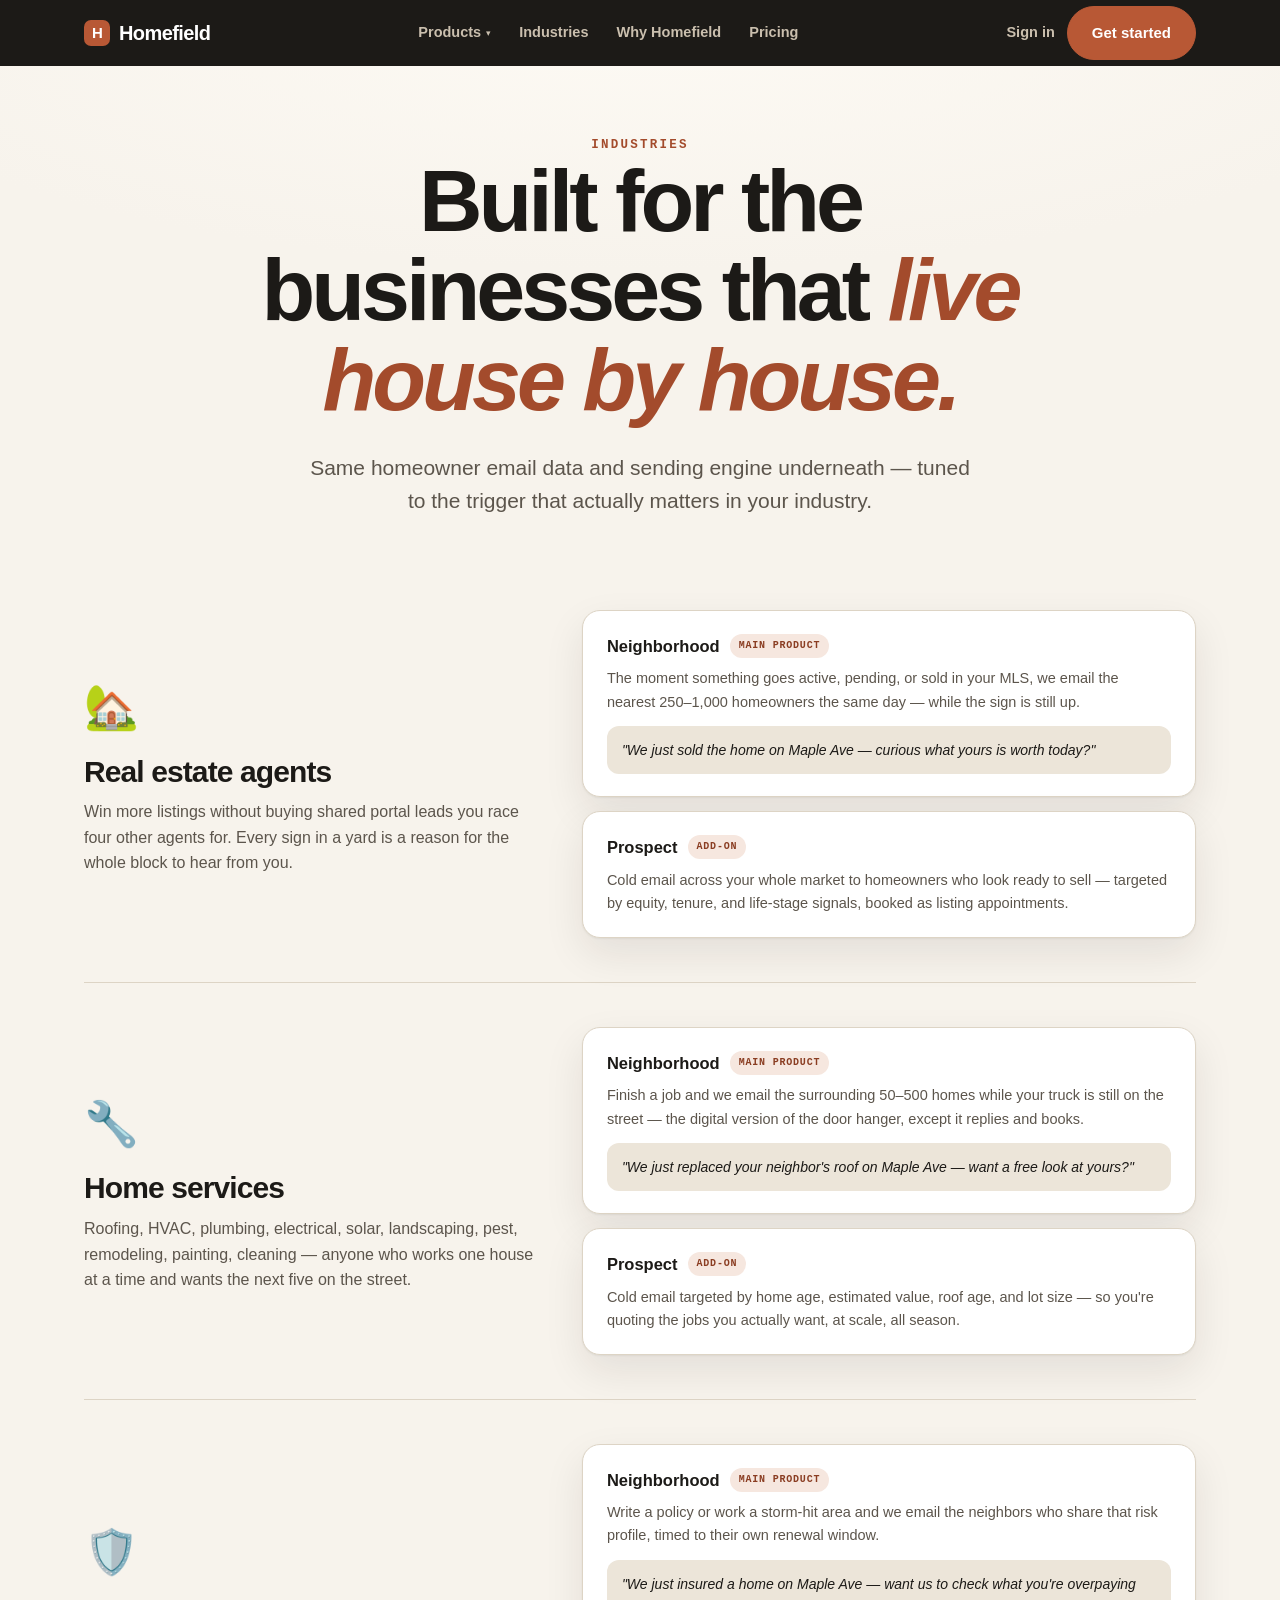
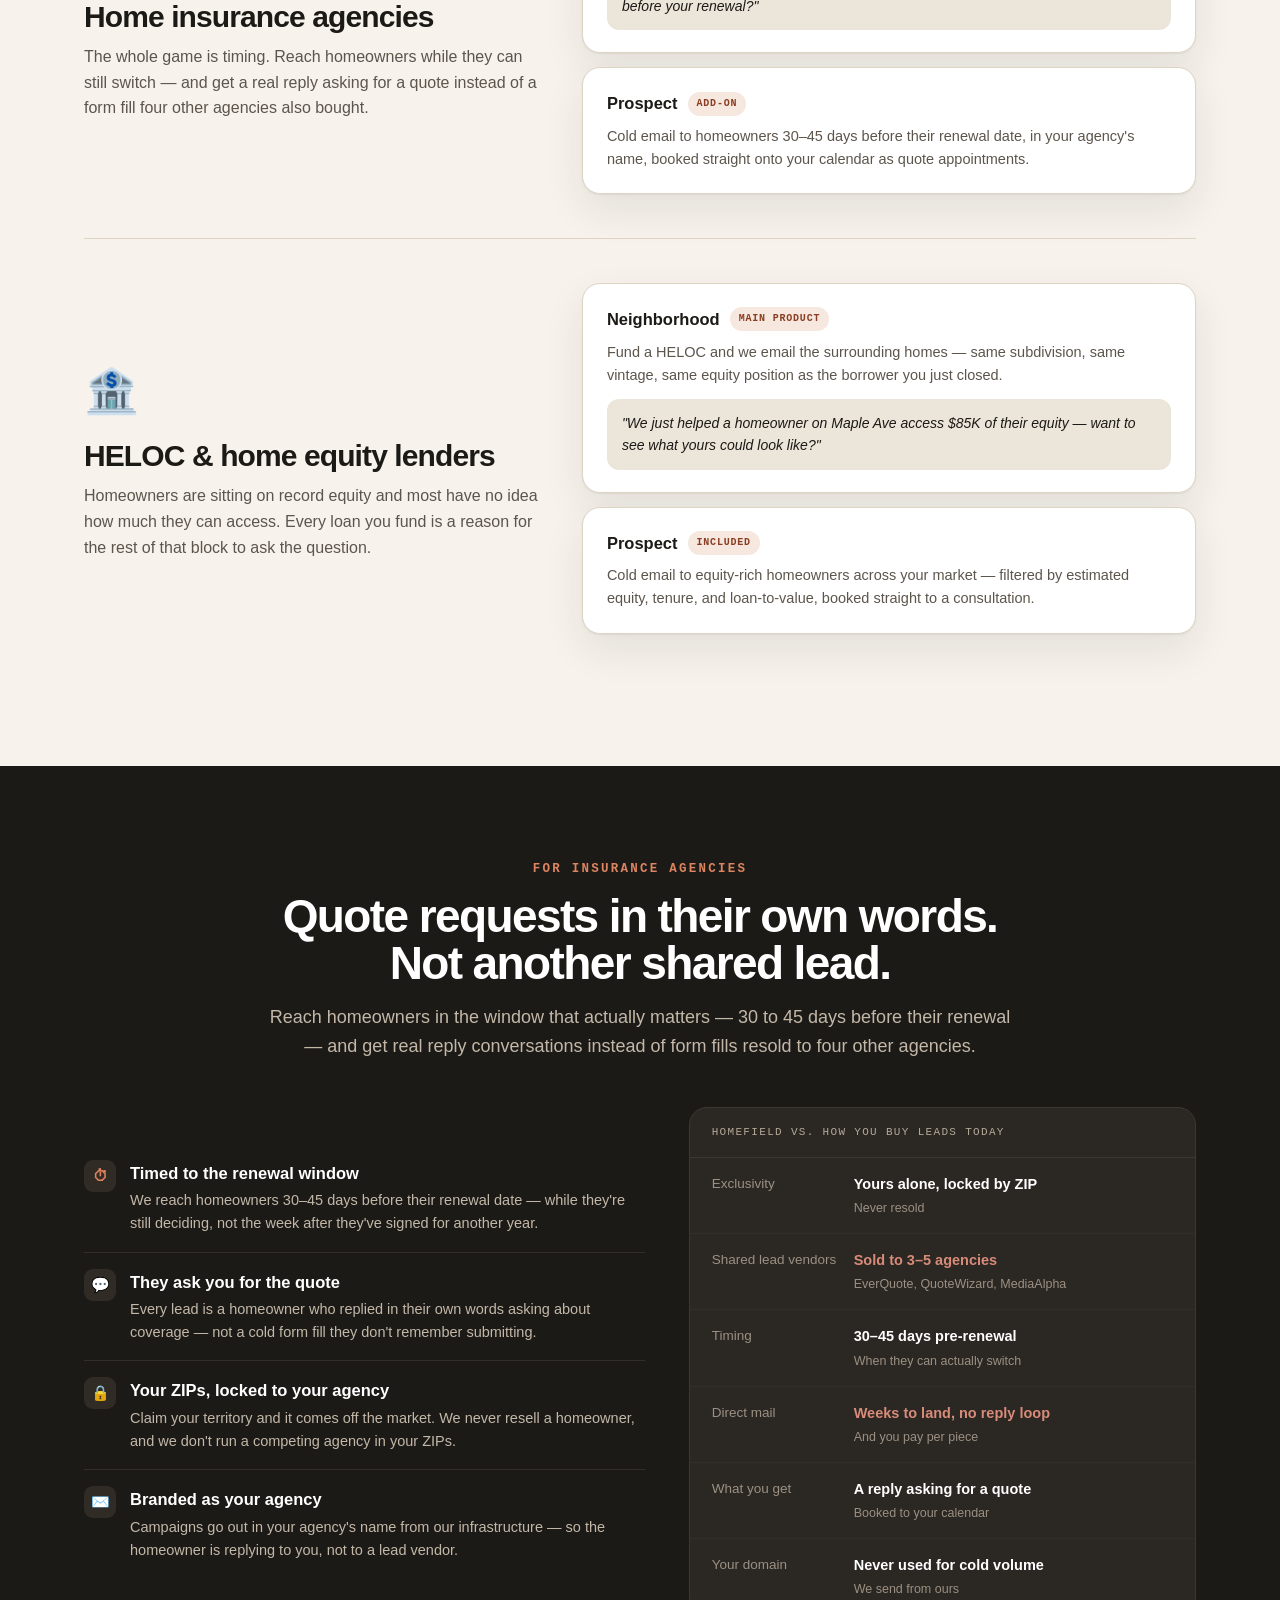
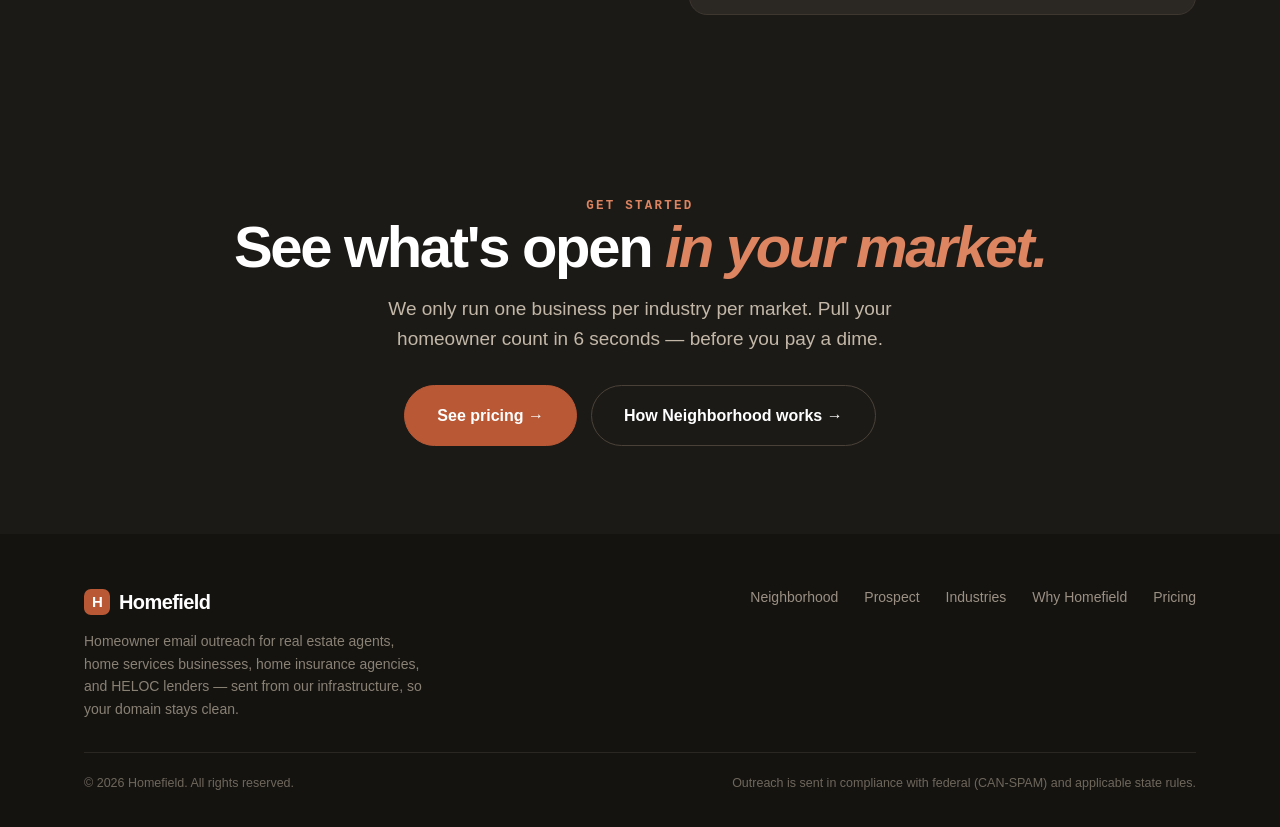
<file: industries.html>
<!DOCTYPE html>
<html lang="en">
<head>
<meta charset="UTF-8">
<meta name="viewport" content="width=device-width, initial-scale=1.0">
<title>Industries — Homefield</title>
<meta name="description" content="Homefield emails homeowners for the businesses that live house by house — real estate agents, home services businesses, home insurance agencies, and HELOC lenders. Same homeowner email data and sending engine, tuned to how each industry wins.">
<link rel="stylesheet" href="styles.css?v=20260807-heloc">
</head>
<body>

<!-- NAV -->
<header class="nav">
  <div class="wrap nav-inner">
    <a href="index.html" class="logo"><span class="mark">H</span>Homefield</a>
    <nav class="nav-links">
      <div class="dropdown">
        <button class="ddtrigger" aria-haspopup="true">Products <span class="car">▾</span></button>
        <div class="ddmenu">
          <a href="index.html">Neighborhood<small>Every job you do → the neighbors · from $449/mo</small></a>
          <a href="prospect.html">Prospect<small>Included · leftover credits go prospecting</small></a>
        </div>
      </div>
      <a href="industries.html">Industries</a>
      <a href="why.html">Why Homefield</a>
      <a href="pricing.html">Pricing</a>
    </nav>
    <div class="nav-cta">
      <a href="#" class="signin">Sign in</a>
      <a href="pricing.html" class="btn btn-primary">Get started</a>
    </div>
  </div>
</header>

<!-- HERO -->
<section class="hero tight">
  <div class="wrap">
    <span class="eyebrow">Industries</span>
    <h1>Built for the businesses that <em>live house by house.</em></h1>
    <p class="sub">Same homeowner email data and sending engine underneath — tuned to the trigger that actually matters in your industry.</p>
  </div>
</section>

<!-- DEEP INDUSTRY BLOCKS -->
<section class="block" style="padding-top:30px">
  <div class="wrap">

    <!-- REAL ESTATE -->
    <div class="ideep">
      <div>
        <div class="ic-lg">🏡</div>
        <h3>Real estate agents</h3>
        <p>Win more listings without buying shared portal leads you race four other agents for. Every sign in a yard is a reason for the whole block to hear from you.</p>
      </div>
      <div>
        <div class="prodrow">
          <div class="pl"><b>Neighborhood</b><span class="chip">Main product</span></div>
          <p>The moment something goes active, pending, or sold in your MLS, we email the nearest 250–1,000 homeowners the same day — while the sign is still up.</p>
          <div class="quote">"We just sold the home on Maple Ave — curious what yours is worth today?"</div>
        </div>
        <div class="prodrow">
          <div class="pl"><b>Prospect</b><span class="chip">Add-on</span></div>
          <p>Cold email across your whole market to homeowners who look ready to sell — targeted by equity, tenure, and life-stage signals, booked as listing appointments.</p>
        </div>
      </div>
    </div>

    <!-- HOME SERVICES -->
    <div class="ideep">
      <div>
        <div class="ic-lg">🔧</div>
        <h3>Home services</h3>
        <p>Roofing, HVAC, plumbing, electrical, solar, landscaping, pest, remodeling, painting, cleaning — anyone who works one house at a time and wants the next five on the street.</p>
      </div>
      <div>
        <div class="prodrow">
          <div class="pl"><b>Neighborhood</b><span class="chip">Main product</span></div>
          <p>Finish a job and we email the surrounding 50–500 homes while your truck is still on the street — the digital version of the door hanger, except it replies and books.</p>
          <div class="quote">"We just replaced your neighbor's roof on Maple Ave — want a free look at yours?"</div>
        </div>
        <div class="prodrow">
          <div class="pl"><b>Prospect</b><span class="chip">Add-on</span></div>
          <p>Cold email targeted by home age, estimated value, roof age, and lot size — so you're quoting the jobs you actually want, at scale, all season.</p>
        </div>
      </div>
    </div>

    <!-- INSURANCE -->
    <div class="ideep">
      <div>
        <div class="ic-lg">🛡️</div>
        <h3>Home insurance agencies</h3>
        <p>The whole game is timing. Reach homeowners while they can still switch — and get a real reply asking for a quote instead of a form fill four other agencies also bought.</p>
      </div>
      <div>
        <div class="prodrow">
          <div class="pl"><b>Neighborhood</b><span class="chip">Main product</span></div>
          <p>Write a policy or work a storm-hit area and we email the neighbors who share that risk profile, timed to their own renewal window.</p>
          <div class="quote">"We just insured a home on Maple Ave — want us to check what you're overpaying before your renewal?"</div>
        </div>
        <div class="prodrow">
          <div class="pl"><b>Prospect</b><span class="chip">Add-on</span></div>
          <p>Cold email to homeowners 30–45 days before their renewal date, in your agency's name, booked straight onto your calendar as quote appointments.</p>
        </div>
      </div>
    </div>

    <!-- HELOC LENDERS -->
    <div class="ideep">
      <div>
        <div class="ic-lg">🏦</div>
        <h3>HELOC &amp; home equity lenders</h3>
        <p>Homeowners are sitting on record equity and most have no idea how much they can access. Every loan you fund is a reason for the rest of that block to ask the question.</p>
      </div>
      <div>
        <div class="prodrow">
          <div class="pl"><b>Neighborhood</b><span class="chip">Main product</span></div>
          <p>Fund a HELOC and we email the surrounding homes — same subdivision, same vintage, same equity position as the borrower you just closed.</p>
          <div class="quote">"We just helped a homeowner on Maple Ave access $85K of their equity — want to see what yours could look like?"</div>
        </div>
        <div class="prodrow">
          <div class="pl"><b>Prospect</b><span class="chip">Included</span></div>
          <p>Cold email to equity-rich homeowners across your market — filtered by estimated equity, tenure, and loan-to-value, booked straight to a consultation.</p>
        </div>
      </div>
    </div>
  </div>
</section>

<!-- INSURANCE SPOTLIGHT -->
<section class="block ins">
  <div class="wrap">
    <div class="sec-head center">
      <span class="eyebrow">For insurance agencies</span>
      <h2>Quote requests in their own words. Not another shared lead.</h2>
      <p>Reach homeowners in the window that actually matters — 30 to 45 days before their renewal — and get real reply conversations instead of form fills resold to four other agencies.</p>
    </div>
    <div class="inswrap">
      <div>
        <ul class="insfeat">
          <li><span class="ic">⏱</span><div><b>Timed to the renewal window</b><p>We reach homeowners 30–45 days before their renewal date — while they're still deciding, not the week after they've signed for another year.</p></div></li>
          <li><span class="ic">💬</span><div><b>They ask you for the quote</b><p>Every lead is a homeowner who replied in their own words asking about coverage — not a cold form fill they don't remember submitting.</p></div></li>
          <li><span class="ic">🔒</span><div><b>Your ZIPs, locked to your agency</b><p>Claim your territory and it comes off the market. We never resell a homeowner, and we don't run a competing agency in your ZIPs.</p></div></li>
          <li><span class="ic">✉️</span><div><b>Branded as your agency</b><p>Campaigns go out in your agency's name from our infrastructure — so the homeowner is replying to you, not to a lead vendor.</p></div></li>
        </ul>
      </div>
      <div class="instable">
        <div class="th">Homefield vs. how you buy leads today</div>
        <div class="insrow"><div class="k">Exclusivity</div><div class="v">Yours alone, locked by ZIP<small>Never resold</small></div></div>
        <div class="insrow"><div class="k">Shared lead vendors</div><div class="v bad">Sold to 3–5 agencies<small>EverQuote, QuoteWizard, MediaAlpha</small></div></div>
        <div class="insrow"><div class="k">Timing</div><div class="v">30–45 days pre-renewal<small>When they can actually switch</small></div></div>
        <div class="insrow"><div class="k">Direct mail</div><div class="v bad">Weeks to land, no reply loop<small>And you pay per piece</small></div></div>
        <div class="insrow"><div class="k">What you get</div><div class="v">A reply asking for a quote<small>Booked to your calendar</small></div></div>
        <div class="insrow"><div class="k">Your domain</div><div class="v">Never used for cold volume<small>We send from ours</small></div></div>
      </div>
    </div>
  </div>
</section>

<!-- CTA -->
<section class="block cta">
  <div class="wrap">
    <span class="eyebrow" style="color:var(--accent-light)">Get started</span>
    <h2>See what's open <em>in your market.</em></h2>
    <p>We only run one business per industry per market. Pull your homeowner count in 6 seconds — before you pay a dime.</p>
    <div class="cta-actions">
      <a href="pricing.html" class="btn btn-primary btn-lg">See pricing →</a>
      <a href="index.html" class="btn btn-ghost btn-lg">How Neighborhood works →</a>
    </div>
  </div>
</section>

<!-- FOOTER -->
<footer>
  <div class="wrap">
    <div class="foot-grid">
      <div>
        <a href="index.html" class="logo"><span class="mark">H</span>Homefield</a>
        <p>Homeowner email outreach for real estate agents, home services businesses, home insurance agencies, and HELOC lenders — sent from our infrastructure, so your domain stays clean.</p>
      </div>
      <div class="foot-links">
        <a href="index.html">Neighborhood</a>
        <a href="prospect.html">Prospect</a>
        <a href="industries.html">Industries</a>
        <a href="why.html">Why Homefield</a>
        <a href="pricing.html">Pricing</a>
      </div>
    </div>
    <div class="foot-bottom">
      <span>© <span id="yr"></span> Homefield. All rights reserved.</span>
      <span>Outreach is sent in compliance with federal (CAN-SPAM) and applicable state rules.</span>
    </div>
  </div>
</footer>

<script>document.getElementById('yr').textContent=new Date().getFullYear();</script>
</body>
</html>
</file>
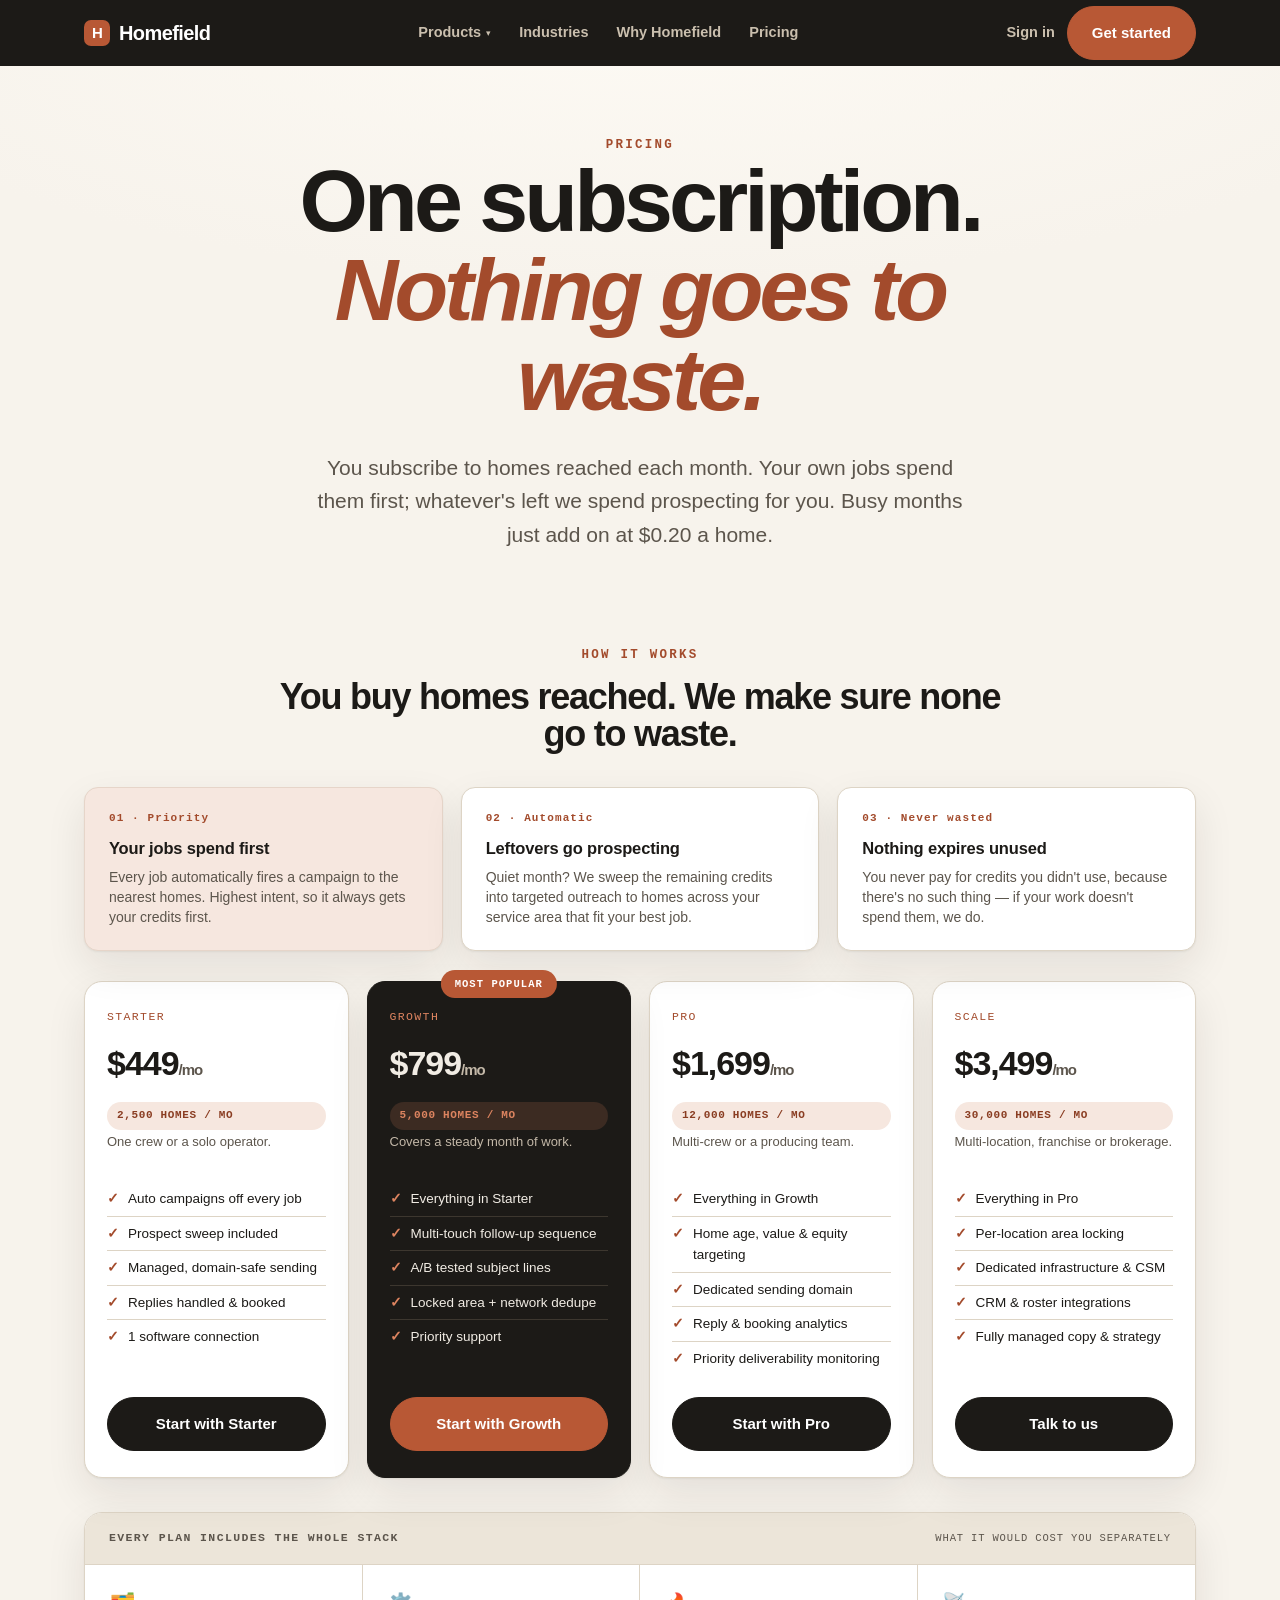
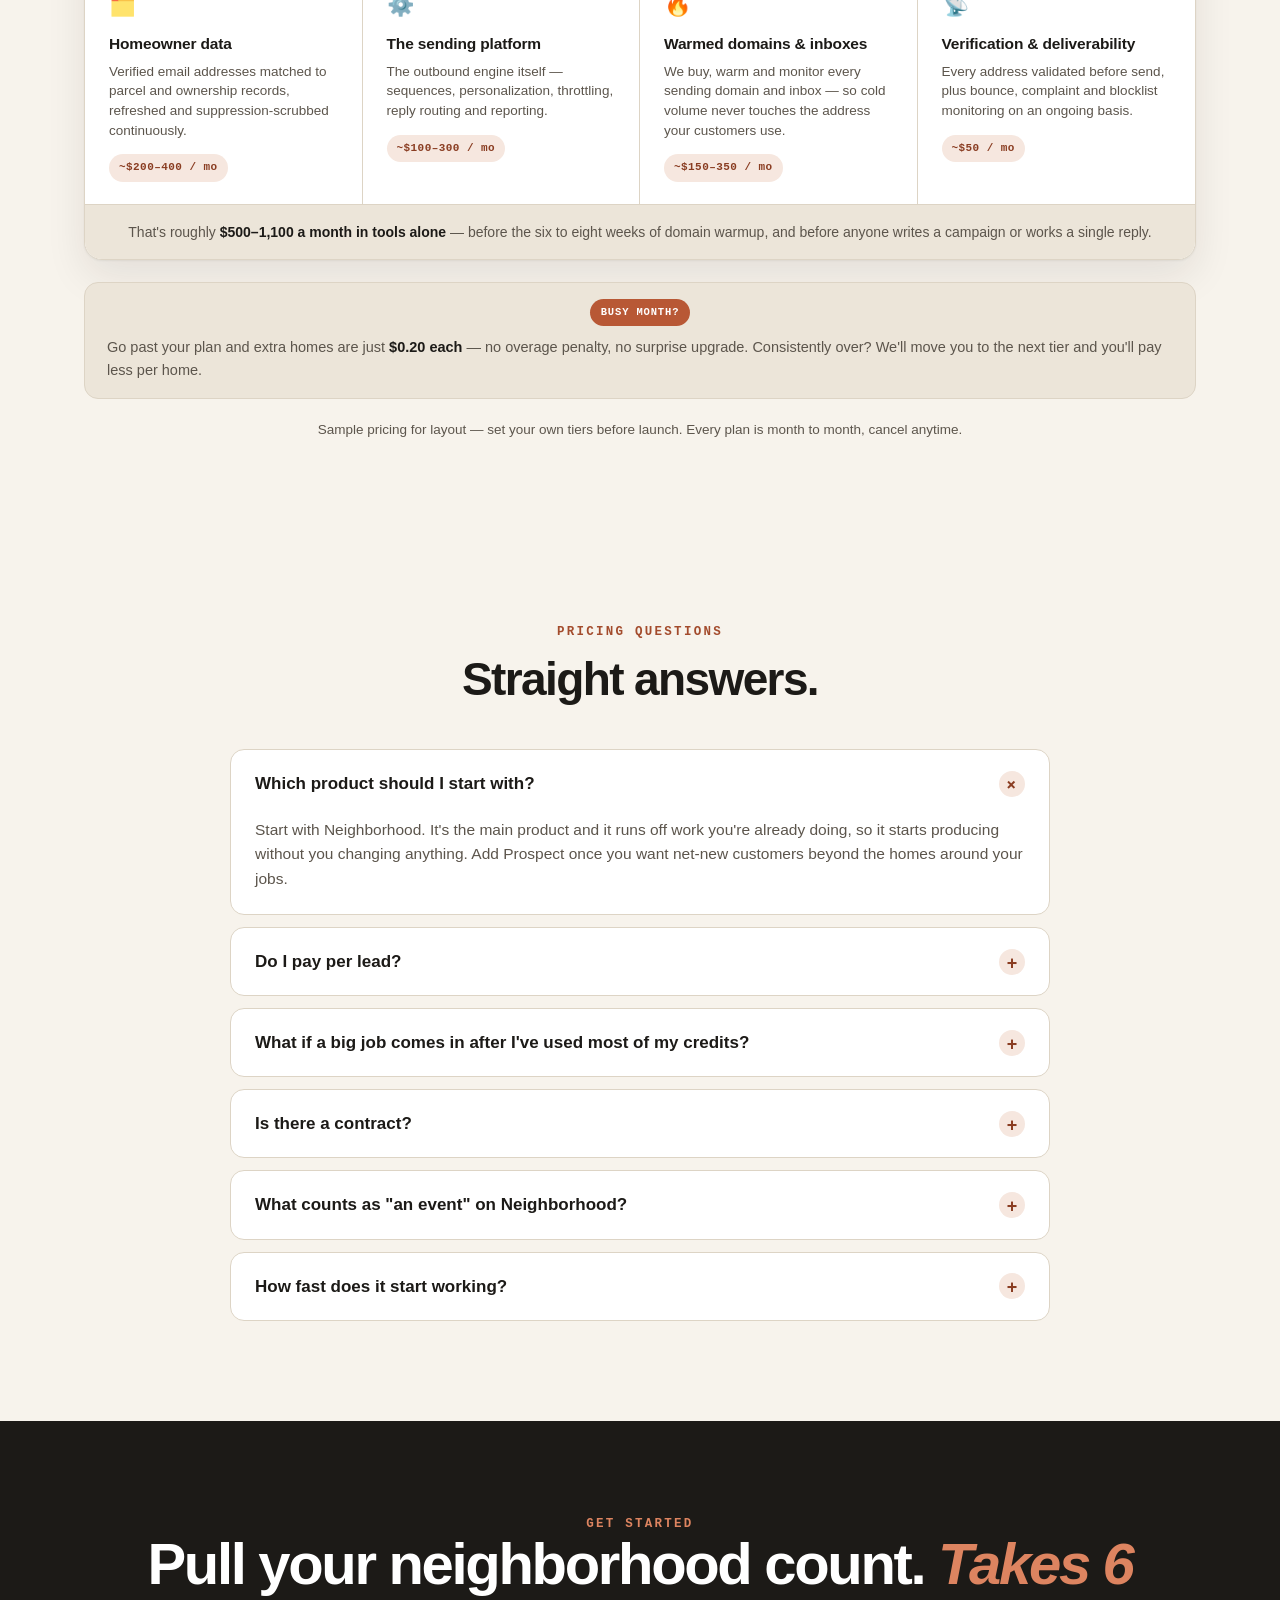
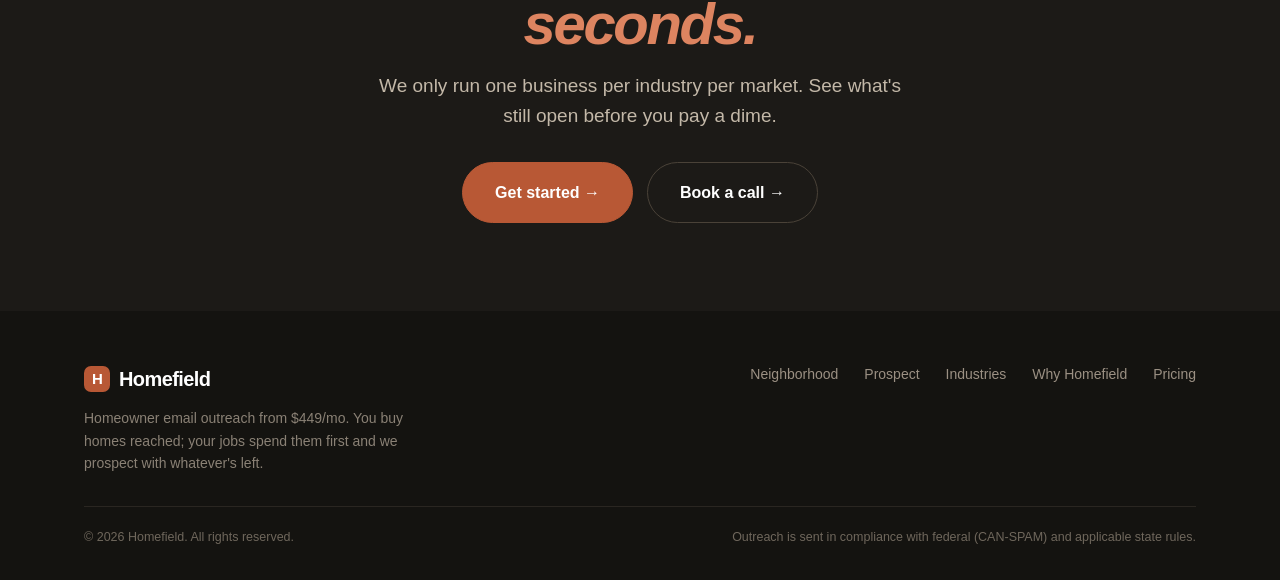
<file: pricing.html>
<!DOCTYPE html>
<html lang="en">
<head>
<meta charset="UTF-8">
<meta name="viewport" content="width=device-width, initial-scale=1.0">
<title>Pricing — Homefield</title>
<meta name="description" content="Homefield pricing from $449/mo. Subscribe to homes reached each month — your jobs spend them first, and we sweep whatever is left into targeted prospecting. Nothing expires unused.">
<link rel="stylesheet" href="styles.css?v=20260807-heloc">
</head>
<body>

<!-- NAV -->
<header class="nav">
  <div class="wrap nav-inner">
    <a href="index.html" class="logo"><span class="mark">H</span>Homefield</a>
    <nav class="nav-links">
      <div class="dropdown">
        <button class="ddtrigger" aria-haspopup="true">Products <span class="car">▾</span></button>
        <div class="ddmenu">
          <a href="index.html">Neighborhood<small>Every job you do → the neighbors · from $449/mo</small></a>
          <a href="prospect.html">Prospect<small>Included · leftover credits go prospecting</small></a>
        </div>
      </div>
      <a href="industries.html">Industries</a>
      <a href="why.html">Why Homefield</a>
      <a href="pricing.html">Pricing</a>
    </nav>
    <div class="nav-cta">
      <a href="#" class="signin">Sign in</a>
      <a href="pricing.html" class="btn btn-primary">Get started</a>
    </div>
  </div>
</header>

<!-- HERO -->
<section class="hero tight">
  <div class="wrap">
    <span class="eyebrow">Pricing</span>
    <h1>One subscription. <em>Nothing goes to waste.</em></h1>
    <p class="sub">You subscribe to homes reached each month. Your own jobs spend them first; whatever's left we spend prospecting for you. Busy months just add on at $0.20 a home.</p>
  </div>
</section>

<!-- PRICING -->
<section class="block" style="padding-top:26px">
  <div class="wrap">
    <div class="sec-head center" style="margin-bottom:34px">
      <span class="eyebrow">How it works</span>
      <h2 style="font-size:clamp(26px,3.4vw,36px)">You buy homes reached. We make sure none go to waste.</h2>
    </div>

    <div class="credits">
      <div class="credit hi">
        <div class="cnum">01 · Priority</div>
        <b>Your jobs spend first</b>
        <p>Every job automatically fires a campaign to the nearest homes. Highest intent, so it always gets your credits first.</p>
      </div>
      <div class="credit">
        <div class="cnum">02 · Automatic</div>
        <b>Leftovers go prospecting</b>
        <p>Quiet month? We sweep the remaining credits into targeted outreach to homes across your service area that fit your best job.</p>
      </div>
      <div class="credit">
        <div class="cnum">03 · Never wasted</div>
        <b>Nothing expires unused</b>
        <p>You never pay for credits you didn't use, because there's no such thing — if your work doesn't spend them, we do.</p>
      </div>
    </div>

    <div class="pgrid4">
      <div class="plan">
        <div class="pn">Starter</div>
        <div class="pr">$449<span>/mo</span></div>
        <div class="homes">2,500 homes / mo</div>
        <div class="pd">One crew or a solo operator.</div>
        <ul>
          <li><span class="c">✓</span> Auto campaigns off every job</li>
          <li><span class="c">✓</span> Prospect sweep included</li>
          <li><span class="c">✓</span> Managed, domain-safe sending</li>
          <li><span class="c">✓</span> Replies handled &amp; booked</li>
          <li><span class="c">✓</span> 1 software connection</li>
        </ul>
        <a href="#start" class="btn btn-dark">Start with Starter</a>
      </div>

      <div class="plan feat">
        <div class="flag">Most popular</div>
        <div class="pn">Growth</div>
        <div class="pr">$799<span>/mo</span></div>
        <div class="homes">5,000 homes / mo</div>
        <div class="pd">Covers a steady month of work.</div>
        <ul>
          <li><span class="c">✓</span> Everything in Starter</li>
          <li><span class="c">✓</span> Multi-touch follow-up sequence</li>
          <li><span class="c">✓</span> A/B tested subject lines</li>
          <li><span class="c">✓</span> Locked area + network dedupe</li>
          <li><span class="c">✓</span> Priority support</li>
        </ul>
        <a href="#start" class="btn btn-primary">Start with Growth</a>
      </div>

      <div class="plan">
        <div class="pn">Pro</div>
        <div class="pr">$1,699<span>/mo</span></div>
        <div class="homes">12,000 homes / mo</div>
        <div class="pd">Multi-crew or a producing team.</div>
        <ul>
          <li><span class="c">✓</span> Everything in Growth</li>
          <li><span class="c">✓</span> Home age, value &amp; equity targeting</li>
          <li><span class="c">✓</span> Dedicated sending domain</li>
          <li><span class="c">✓</span> Reply &amp; booking analytics</li>
          <li><span class="c">✓</span> Priority deliverability monitoring</li>
        </ul>
        <a href="#start" class="btn btn-dark">Start with Pro</a>
      </div>

      <div class="plan">
        <div class="pn">Scale</div>
        <div class="pr">$3,499<span>/mo</span></div>
        <div class="homes">30,000 homes / mo</div>
        <div class="pd">Multi-location, franchise or brokerage.</div>
        <ul>
          <li><span class="c">✓</span> Everything in Pro</li>
          <li><span class="c">✓</span> Per-location area locking</li>
          <li><span class="c">✓</span> Dedicated infrastructure &amp; CSM</li>
          <li><span class="c">✓</span> CRM &amp; roster integrations</li>
          <li><span class="c">✓</span> Fully managed copy &amp; strategy</li>
        </ul>
        <a href="#start" class="btn btn-dark">Talk to us</a>
      </div>
    </div>

    <div class="stack">
      <div class="stackhead">
        <b>Every plan includes the whole stack</b>
        <span class="onyourown">What it would cost you separately</span>
      </div>
      <div class="stackgrid">
        <div class="stackitem">
          <span class="si">🗂️</span>
          <b>Homeowner data</b>
          <p>Verified email addresses matched to parcel and ownership records, refreshed and suppression-scrubbed continuously.</p>
          <span class="cost">~$200–400 / mo</span>
        </div>
        <div class="stackitem">
          <span class="si">⚙️</span>
          <b>The sending platform</b>
          <p>The outbound engine itself — sequences, personalization, throttling, reply routing and reporting.</p>
          <span class="cost">~$100–300 / mo</span>
        </div>
        <div class="stackitem">
          <span class="si">🔥</span>
          <b>Warmed domains &amp; inboxes</b>
          <p>We buy, warm and monitor every sending domain and inbox — so cold volume never touches the address your customers use.</p>
          <span class="cost">~$150–350 / mo</span>
        </div>
        <div class="stackitem">
          <span class="si">📡</span>
          <b>Verification &amp; deliverability</b>
          <p>Every address validated before send, plus bounce, complaint and blocklist monitoring on an ongoing basis.</p>
          <span class="cost">~$50 / mo</span>
        </div>
      </div>
      <div class="stackfoot">
        That's roughly <b>$500–1,100 a month in tools alone</b> — before the six to eight weeks of domain warmup, and before anyone writes a campaign or works a single reply.
      </div>
    </div>

    <div class="overage">
      <span class="tag2">Busy month?</span>
      <span>Go past your plan and extra homes are just <b>$0.20 each</b> — no overage penalty, no surprise upgrade. Consistently over? We'll move you to the next tier and you'll pay less per home.</span>
    </div>

    <p class="price-foot" style="margin-top:20px">Sample pricing for layout — set your own tiers before launch. Every plan is month to month, cancel anytime.</p>
  </div>
</section>

<!-- FAQ -->
<section class="block">
  <div class="wrap">
    <div class="sec-head center">
      <span class="eyebrow">Pricing questions</span>
      <h2>Straight answers.</h2>
    </div>
    <div class="faq">
      <details open>
        <summary>Which product should I start with? <span class="pm">+</span></summary>
        <div class="a">Start with <a href="index.html">Neighborhood</a>. It's the main product and it runs off work you're already doing, so it starts producing without you changing anything. Add <a href="prospect.html">Prospect</a> once you want net-new customers beyond the homes around your jobs.</div>
      </details>
      <details>
        <summary>Do I pay per lead? <span class="pm">+</span></summary>
        <div class="a">No. You pay a flat monthly rate for a set number of homes reached, so you always know your cost up front and you're never bidding against another business for the same homeowner.</div>
      </details>
      <details>
        <summary>What if a big job comes in after I've used most of my credits? <span class="pm">+</span></summary>
        <div class="a"><b>Your jobs always fire — we never block a campaign.</b> Two things protect you. First, the prospecting sweep holds back a reserve based on your typical job volume, so it can't eat the credits your work needs. Second, if a busy month runs you past your plan anyway, the campaign still goes out and the extra homes are simply billed at $0.20 each. You'll never miss the moment right after a job because of a credit balance, and you'll never pay overage that our prospecting caused.</div>
      </details>
      <details>
        <summary>Is there a contract? <span class="pm">+</span></summary>
        <div class="a">No term. Every plan is month to month and you can cancel anytime. We ask for about two weeks up front to warm your sending infrastructure before campaigns run at full volume.</div>
      </details>
      <details>
        <summary>What counts as "an event" on Neighborhood? <span class="pm">+</span></summary>
        <div class="a">Any job, closing, or policy you complete at a home. Each one fires a campaign to the surrounding homeowners and draws from your monthly pool. You choose the radius; a typical campaign reaches 250–1,000 homes.</div>
      </details>
      <details>
        <summary>How fast does it start working? <span class="pm">+</span></summary>
        <div class="a">Campaigns are typically live within about 48 hours of connecting your software, running at reduced volume while we warm your sending infrastructure. Full volume takes roughly two weeks, with replies usually landing within days of launch.</div>
      </details>
    </div>
  </div>
</section>

<!-- CTA -->
<section class="block cta" id="start">
  <div class="wrap">
    <span class="eyebrow" style="color:var(--accent-light)">Get started</span>
    <h2>Pull your neighborhood count. <em>Takes 6 seconds.</em></h2>
    <p>We only run one business per industry per market. See what's still open before you pay a dime.</p>
    <div class="cta-actions">
      <a href="#" class="btn btn-primary btn-lg">Get started →</a>
      <a href="#" class="btn btn-ghost btn-lg">Book a call →</a>
    </div>
  </div>
</section>

<!-- FOOTER -->
<footer>
  <div class="wrap">
    <div class="foot-grid">
      <div>
        <a href="index.html" class="logo"><span class="mark">H</span>Homefield</a>
        <p>Homeowner email outreach from $449/mo. You buy homes reached; your jobs spend them first and we prospect with whatever's left.</p>
      </div>
      <div class="foot-links">
        <a href="index.html">Neighborhood</a>
        <a href="prospect.html">Prospect</a>
        <a href="industries.html">Industries</a>
        <a href="why.html">Why Homefield</a>
        <a href="pricing.html">Pricing</a>
      </div>
    </div>
    <div class="foot-bottom">
      <span>© <span id="yr"></span> Homefield. All rights reserved.</span>
      <span>Outreach is sent in compliance with federal (CAN-SPAM) and applicable state rules.</span>
    </div>
  </div>
</footer>

<script>document.getElementById('yr').textContent=new Date().getFullYear();</script>
</body>
</html>
</file>
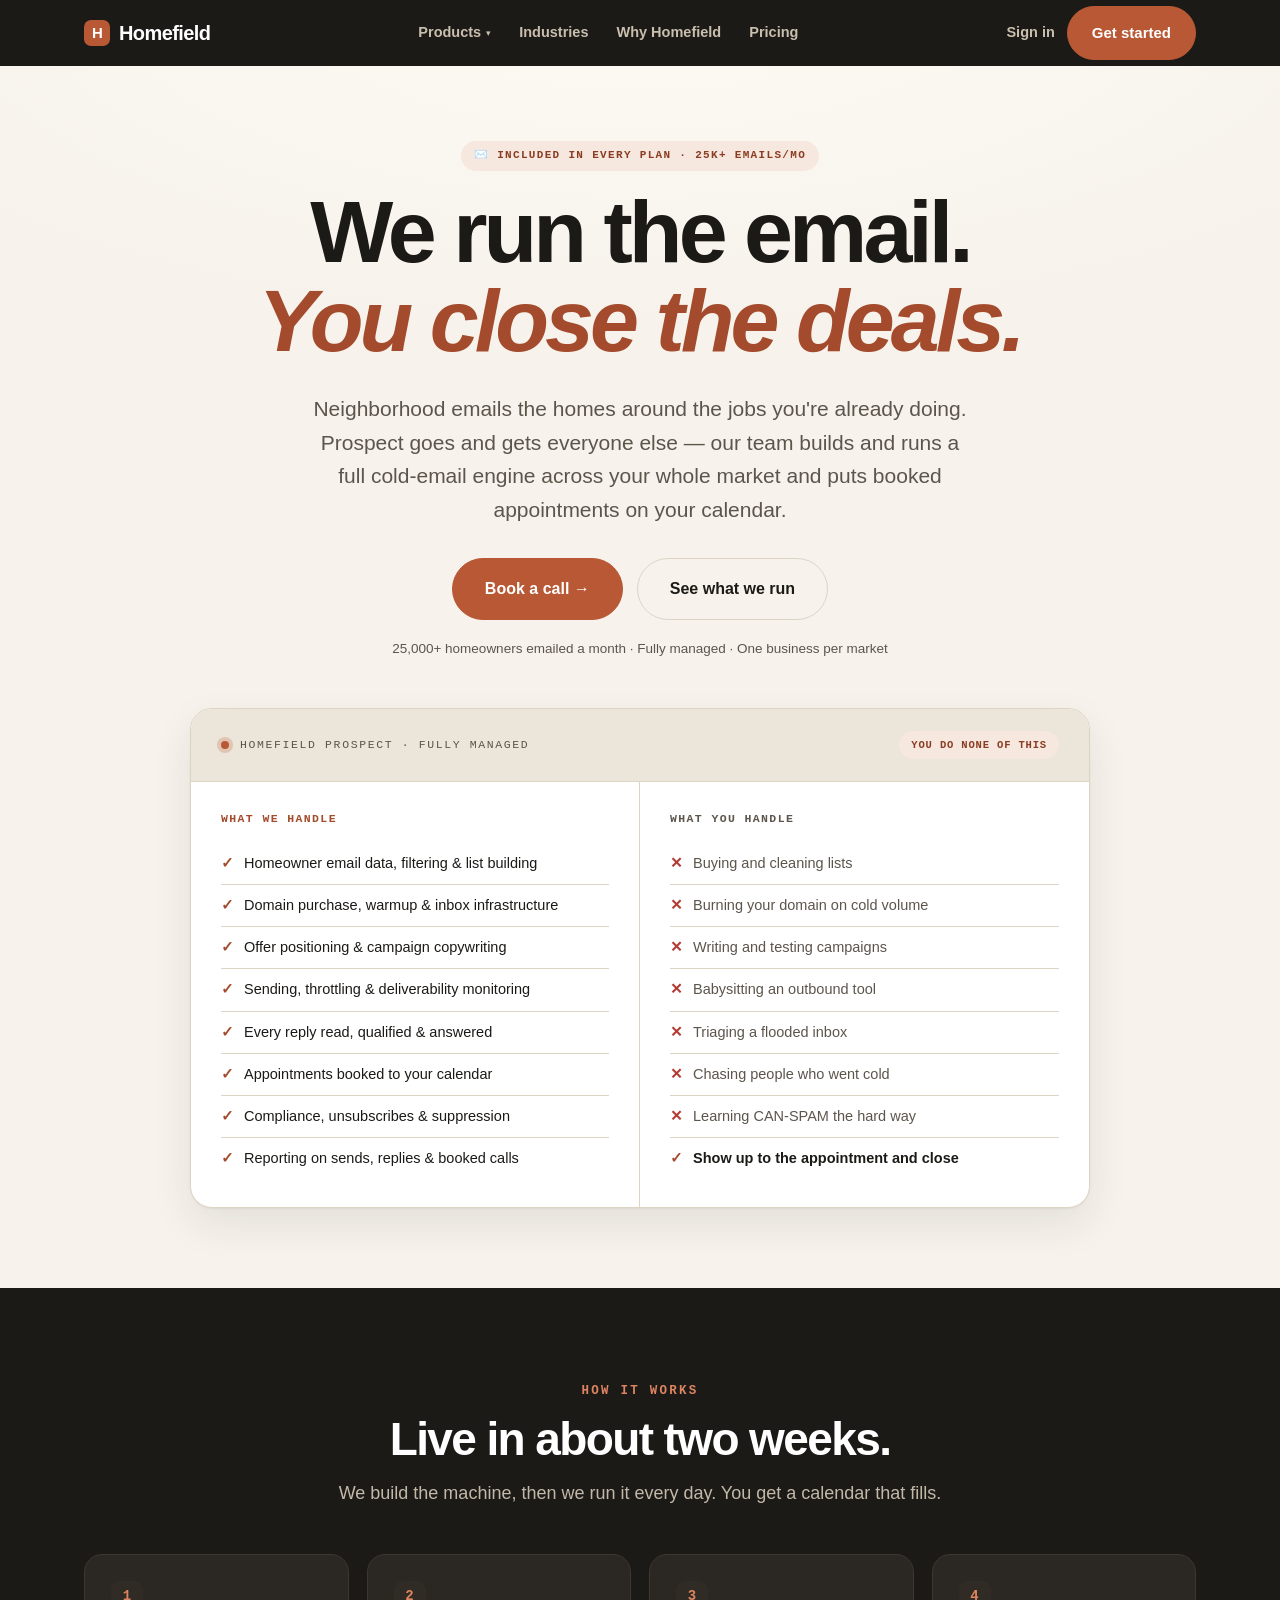
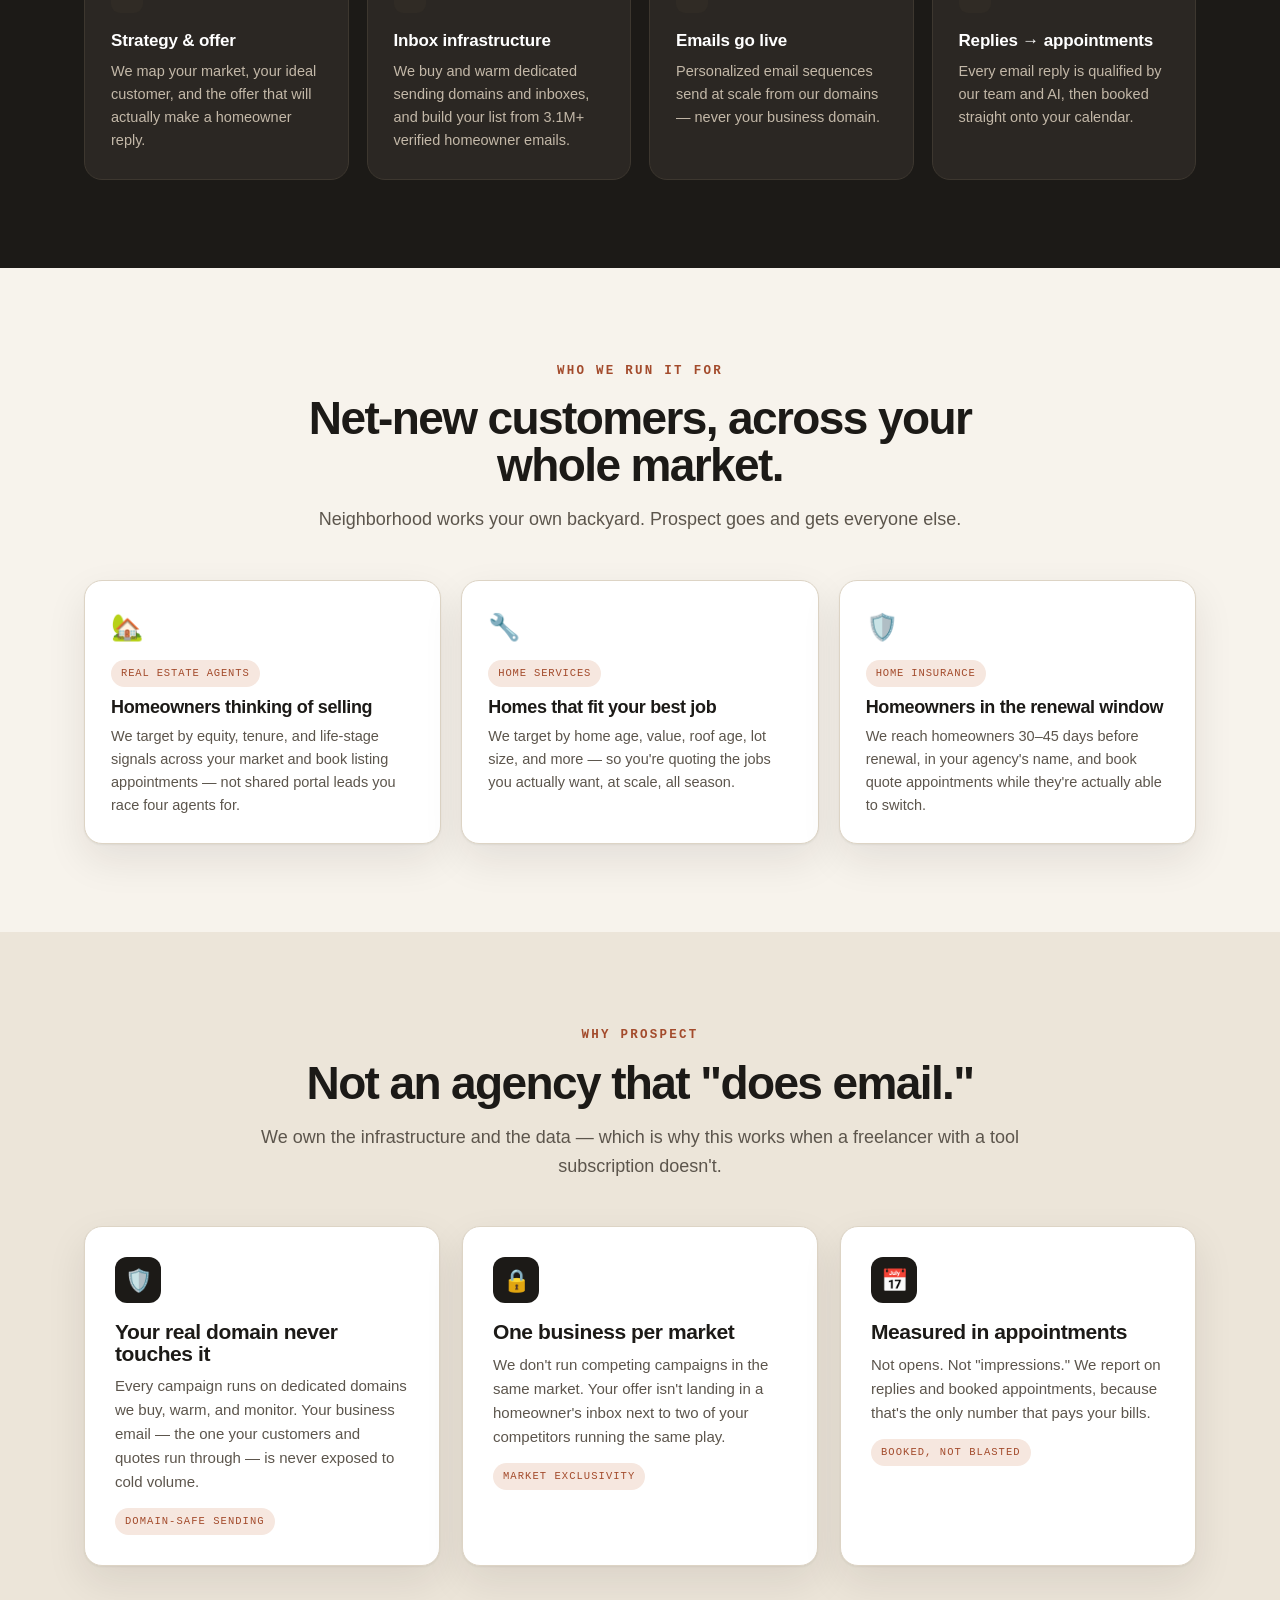
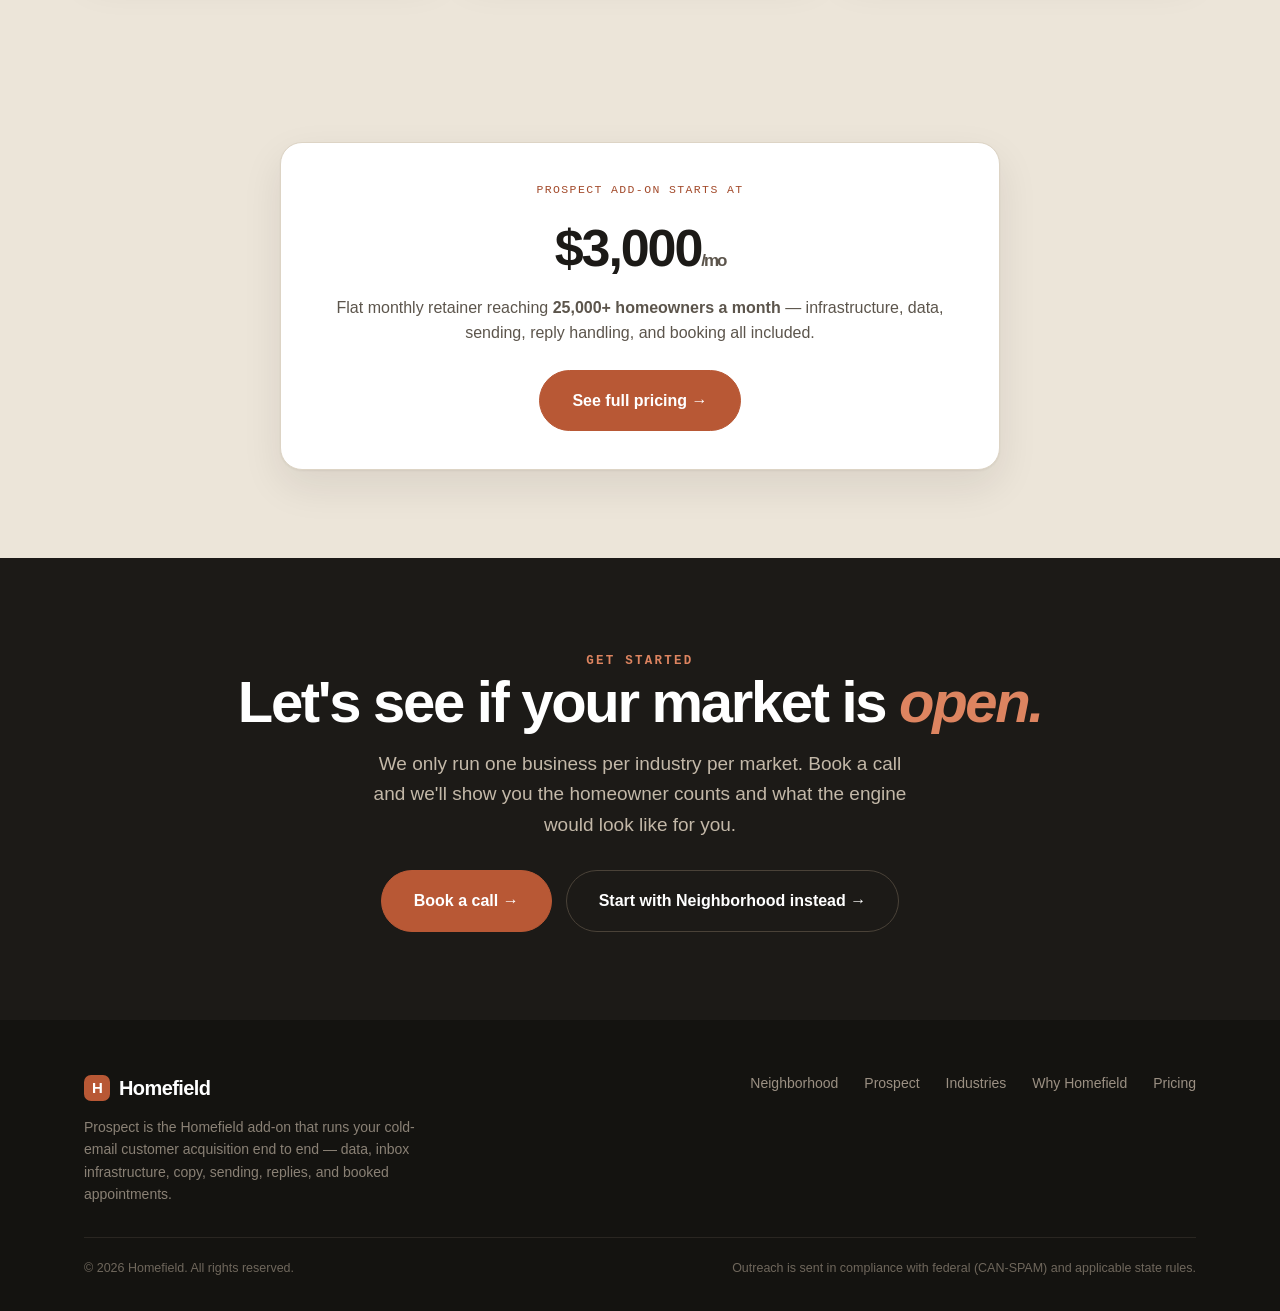
<file: prospect.html>
<!DOCTYPE html>
<html lang="en">
<head>
<meta charset="UTF-8">
<meta name="viewport" content="width=device-width, initial-scale=1.0">
<title>Prospect — Homefield</title>
<meta name="description" content="Prospect is the Homefield add-on that wins net-new customers across your whole market with done-for-you cold email. We reach 25,000+ homeowners a month for you — email data, warmed sending domains, copy, sending, reply handling, and booking. From $3,000/mo.">
<link rel="stylesheet" href="styles.css?v=20260807-heloc">
</head>
<body>

<!-- NAV -->
<header class="nav">
  <div class="wrap nav-inner">
    <a href="index.html" class="logo"><span class="mark">H</span>Homefield</a>
    <nav class="nav-links">
      <div class="dropdown">
        <button class="ddtrigger" aria-haspopup="true">Products <span class="car">▾</span></button>
        <div class="ddmenu">
          <a href="index.html">Neighborhood<small>Every job you do → the neighbors · from $449/mo</small></a>
          <a href="prospect.html" class="active">Prospect<small>Included · leftover credits go prospecting</small></a>
        </div>
      </div>
      <a href="industries.html">Industries</a>
      <a href="why.html">Why Homefield</a>
      <a href="pricing.html">Pricing</a>
    </nav>
    <div class="nav-cta">
      <a href="#" class="signin">Sign in</a>
      <a href="pricing.html" class="btn btn-primary">Get started</a>
    </div>
  </div>
</header>

<!-- HERO -->
<section class="hero">
  <div class="wrap">
    <span class="ptag">✉️ Included in every plan · 25k+ emails/mo</span>
    <h1>We run the email. <em>You close the deals.</em></h1>
    <p class="sub">Neighborhood emails the homes around the jobs you're already doing. Prospect goes and gets everyone else — our team builds and runs a full cold-email engine across your whole market and puts booked appointments on your calendar.</p>
    <div class="hero-actions">
      <a href="#start" class="btn btn-primary btn-lg">Book a call →</a>
      <a href="#how" class="btn btn-ghost btn-lg">See what we run</a>
    </div>
    <div class="hero-sub2">25,000+ homeowners emailed a month · Fully managed · One business per market</div>
  </div>
</section>

<!-- DONE FOR YOU -->
<section class="dfy">
  <div class="wrap">
    <div class="dfybox">
      <div class="dfyhead">
        <span class="live"></span>
        <span class="t">Homefield Prospect · Fully managed</span>
        <span class="pill">You do none of this</span>
      </div>
      <div class="dfycols">
        <div class="dfycol us">
          <h4>What we handle</h4>
          <ul>
            <li><span class="c">✓</span> Homeowner email data, filtering &amp; list building</li>
            <li><span class="c">✓</span> Domain purchase, warmup &amp; inbox infrastructure</li>
            <li><span class="c">✓</span> Offer positioning &amp; campaign copywriting</li>
            <li><span class="c">✓</span> Sending, throttling &amp; deliverability monitoring</li>
            <li><span class="c">✓</span> Every reply read, qualified &amp; answered</li>
            <li><span class="c">✓</span> Appointments booked to your calendar</li>
            <li><span class="c">✓</span> Compliance, unsubscribes &amp; suppression</li>
            <li><span class="c">✓</span> Reporting on sends, replies &amp; booked calls</li>
          </ul>
        </div>
        <div class="dfycol them">
          <h4>What you handle</h4>
          <ul>
            <li><span class="c">✕</span> Buying and cleaning lists</li>
            <li><span class="c">✕</span> Burning your domain on cold volume</li>
            <li><span class="c">✕</span> Writing and testing campaigns</li>
            <li><span class="c">✕</span> Babysitting an outbound tool</li>
            <li><span class="c">✕</span> Triaging a flooded inbox</li>
            <li><span class="c">✕</span> Chasing people who went cold</li>
            <li><span class="c">✕</span> Learning CAN-SPAM the hard way</li>
            <li style="color:var(--ink);font-weight:700"><span class="c" style="color:var(--brand)">✓</span> Show up to the appointment and close</li>
          </ul>
        </div>
      </div>
    </div>
  </div>
</section>

<!-- HOW IT WORKS -->
<section class="block flows" id="how">
  <div class="wrap">
    <div class="sec-head center">
      <span class="eyebrow">How it works</span>
      <h2>Live in about two weeks.</h2>
      <p>We build the machine, then we run it every day. You get a calendar that fills.</p>
    </div>
    <div class="steps4">
      <div class="st">
        <div class="num">1</div>
        <b>Strategy &amp; offer</b>
        <p>We map your market, your ideal customer, and the offer that will actually make a homeowner reply.</p>
      </div>
      <div class="st">
        <div class="num">2</div>
        <b>Inbox infrastructure</b>
        <p>We buy and warm dedicated sending domains and inboxes, and build your list from 3.1M+ verified homeowner emails.</p>
      </div>
      <div class="st">
        <div class="num">3</div>
        <b>Emails go live</b>
        <p>Personalized email sequences send at scale from our domains — never your business domain.</p>
      </div>
      <div class="st">
        <div class="num">4</div>
        <b>Replies → appointments</b>
        <p>Every email reply is qualified by our team and AI, then booked straight onto your calendar.</p>
      </div>
    </div>
  </div>
</section>

<!-- WHO WE RUN IT FOR -->
<section class="block">
  <div class="wrap">
    <div class="sec-head center">
      <span class="eyebrow">Who we run it for</span>
      <h2>Net-new customers, across your whole market.</h2>
      <p>Neighborhood works your own backyard. Prospect goes and gets everyone else.</p>
    </div>
    <div class="trig">
      <div class="tcard">
        <div class="ic">🏡</div>
        <div class="tline">Real estate agents</div>
        <h3>Homeowners thinking of selling</h3>
        <p>We target by equity, tenure, and life-stage signals across your market and book listing appointments — not shared portal leads you race four agents for.</p>
      </div>
      <div class="tcard">
        <div class="ic">🔧</div>
        <div class="tline">Home services</div>
        <h3>Homes that fit your best job</h3>
        <p>We target by home age, value, roof age, lot size, and more — so you're quoting the jobs you actually want, at scale, all season.</p>
      </div>
      <div class="tcard">
        <div class="ic">🛡️</div>
        <div class="tline">Home insurance</div>
        <h3>Homeowners in the renewal window</h3>
        <p>We reach homeowners 30–45 days before renewal, in your agency's name, and book quote appointments while they're actually able to switch.</p>
      </div>
    </div>
  </div>
</section>

<!-- WHY PROSPECT -->
<section class="block tint">
  <div class="wrap">
    <div class="sec-head center">
      <span class="eyebrow">Why Prospect</span>
      <h2>Not an agency that "does email."</h2>
      <p>We own the infrastructure and the data — which is why this works when a freelancer with a tool subscription doesn't.</p>
    </div>
    <div class="pillars">
      <div class="pillar">
        <div class="pic">🛡️</div>
        <h3>Your real domain never touches it</h3>
        <p>Every campaign runs on dedicated domains we buy, warm, and monitor. Your business email — the one your customers and quotes run through — is never exposed to cold volume.</p>
        <span class="tag">Domain-safe sending</span>
      </div>
      <div class="pillar">
        <div class="pic">🔒</div>
        <h3>One business per market</h3>
        <p>We don't run competing campaigns in the same market. Your offer isn't landing in a homeowner's inbox next to two of your competitors running the same play.</p>
        <span class="tag">Market exclusivity</span>
      </div>
      <div class="pillar">
        <div class="pic">📅</div>
        <h3>Measured in appointments</h3>
        <p>Not opens. Not "impressions." We report on replies and booked appointments, because that's the only number that pays your bills.</p>
        <span class="tag">Booked, not blasted</span>
      </div>
    </div>
  </div>
</section>

<!-- PRICING TEASER -->
<section class="block ptease">
  <div class="wrap">
    <div class="box">
      <div class="from">Prospect add-on starts at</div>
      <div class="big">$3,000<span>/mo</span></div>
      <p>Flat monthly retainer reaching <b>25,000+ homeowners a month</b> — infrastructure, data, sending, reply handling, and booking all included.</p>
      <a href="pricing.html" class="btn btn-primary btn-lg">See full pricing →</a>
    </div>
  </div>
</section>

<!-- CTA -->
<section class="block cta" id="start">
  <div class="wrap">
    <span class="eyebrow" style="color:var(--accent-light)">Get started</span>
    <h2>Let's see if your market is <em>open.</em></h2>
    <p>We only run one business per industry per market. Book a call and we'll show you the homeowner counts and what the engine would look like for you.</p>
    <div class="cta-actions">
      <a href="#" class="btn btn-primary btn-lg">Book a call →</a>
      <a href="index.html" class="btn btn-ghost btn-lg">Start with Neighborhood instead →</a>
    </div>
  </div>
</section>

<!-- FOOTER -->
<footer>
  <div class="wrap">
    <div class="foot-grid">
      <div>
        <a href="index.html" class="logo"><span class="mark">H</span>Homefield</a>
        <p>Prospect is the Homefield add-on that runs your cold-email customer acquisition end to end — data, inbox infrastructure, copy, sending, replies, and booked appointments.</p>
      </div>
      <div class="foot-links">
        <a href="index.html">Neighborhood</a>
        <a href="prospect.html">Prospect</a>
        <a href="industries.html">Industries</a>
        <a href="why.html">Why Homefield</a>
        <a href="pricing.html">Pricing</a>
      </div>
    </div>
    <div class="foot-bottom">
      <span>© <span id="yr"></span> Homefield. All rights reserved.</span>
      <span>Outreach is sent in compliance with federal (CAN-SPAM) and applicable state rules.</span>
    </div>
  </div>
</footer>

<script>document.getElementById('yr').textContent=new Date().getFullYear();</script>
</body>
</html>
</file>
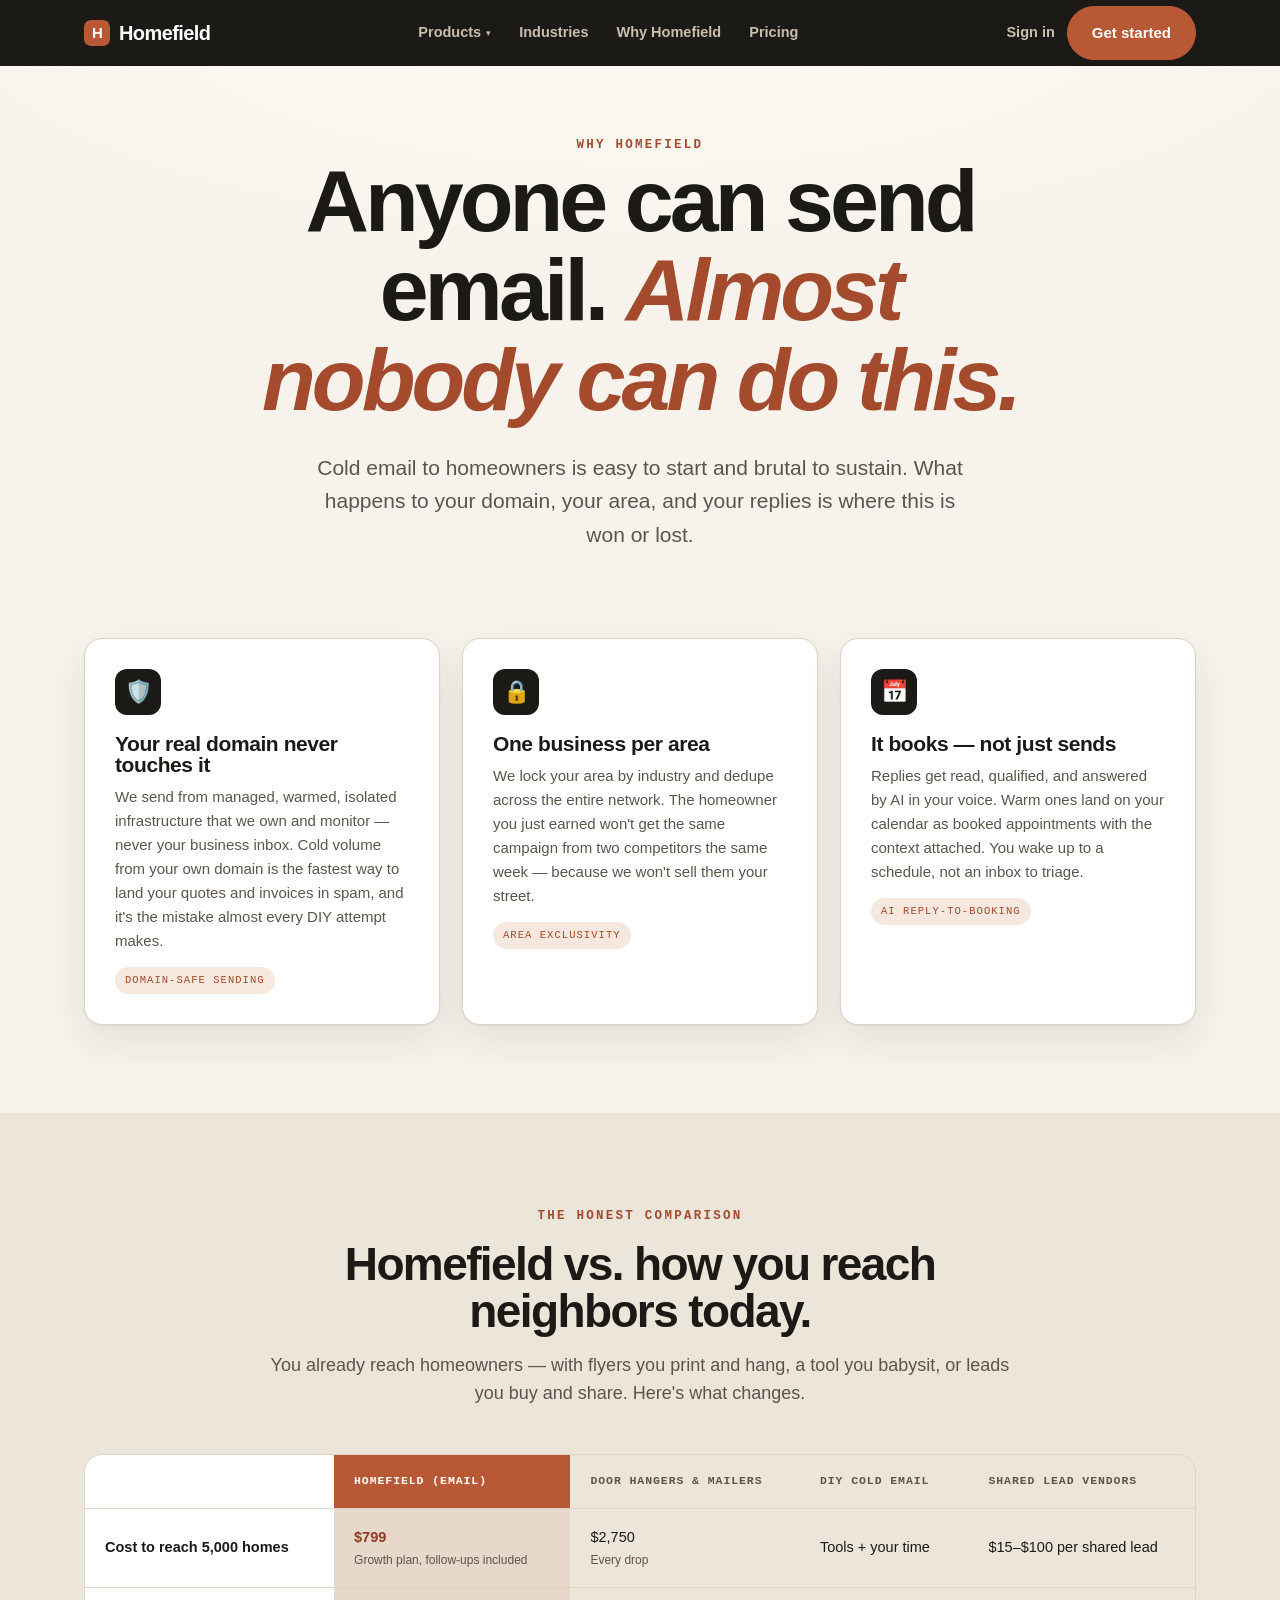
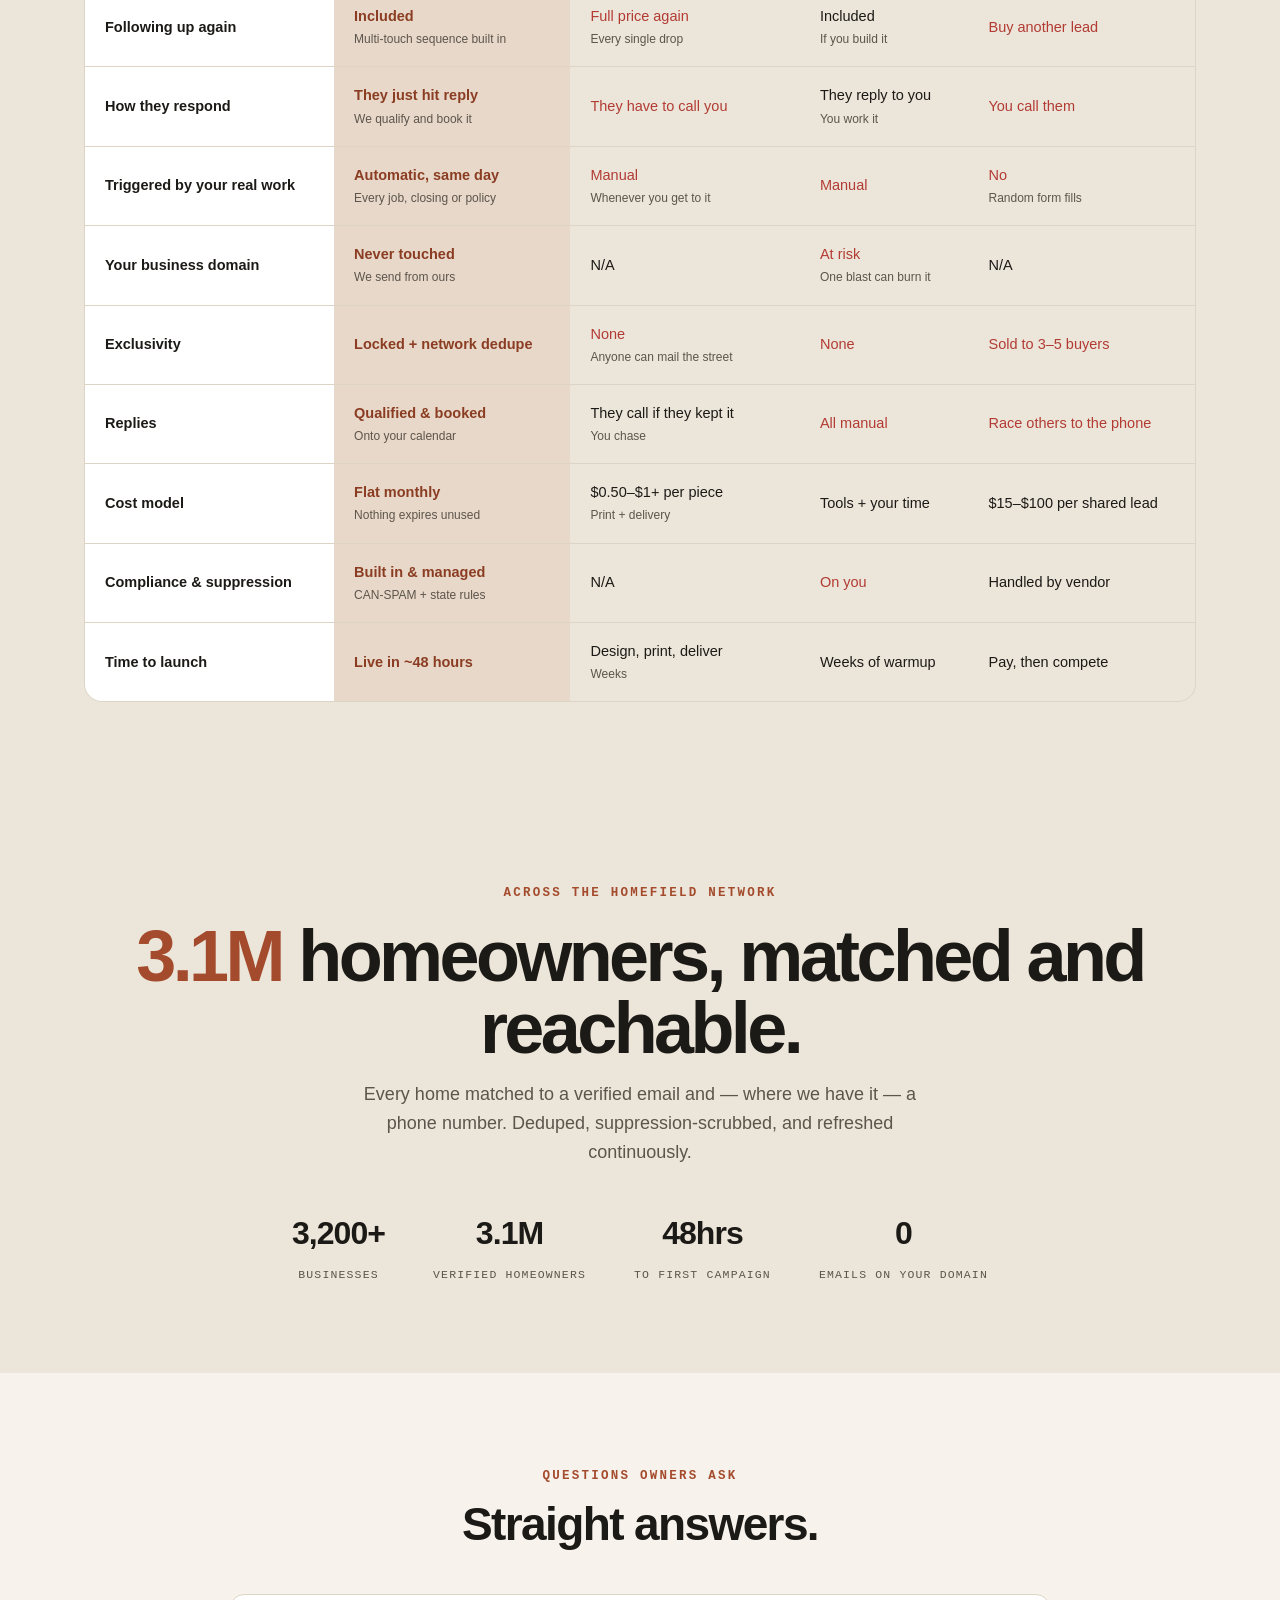
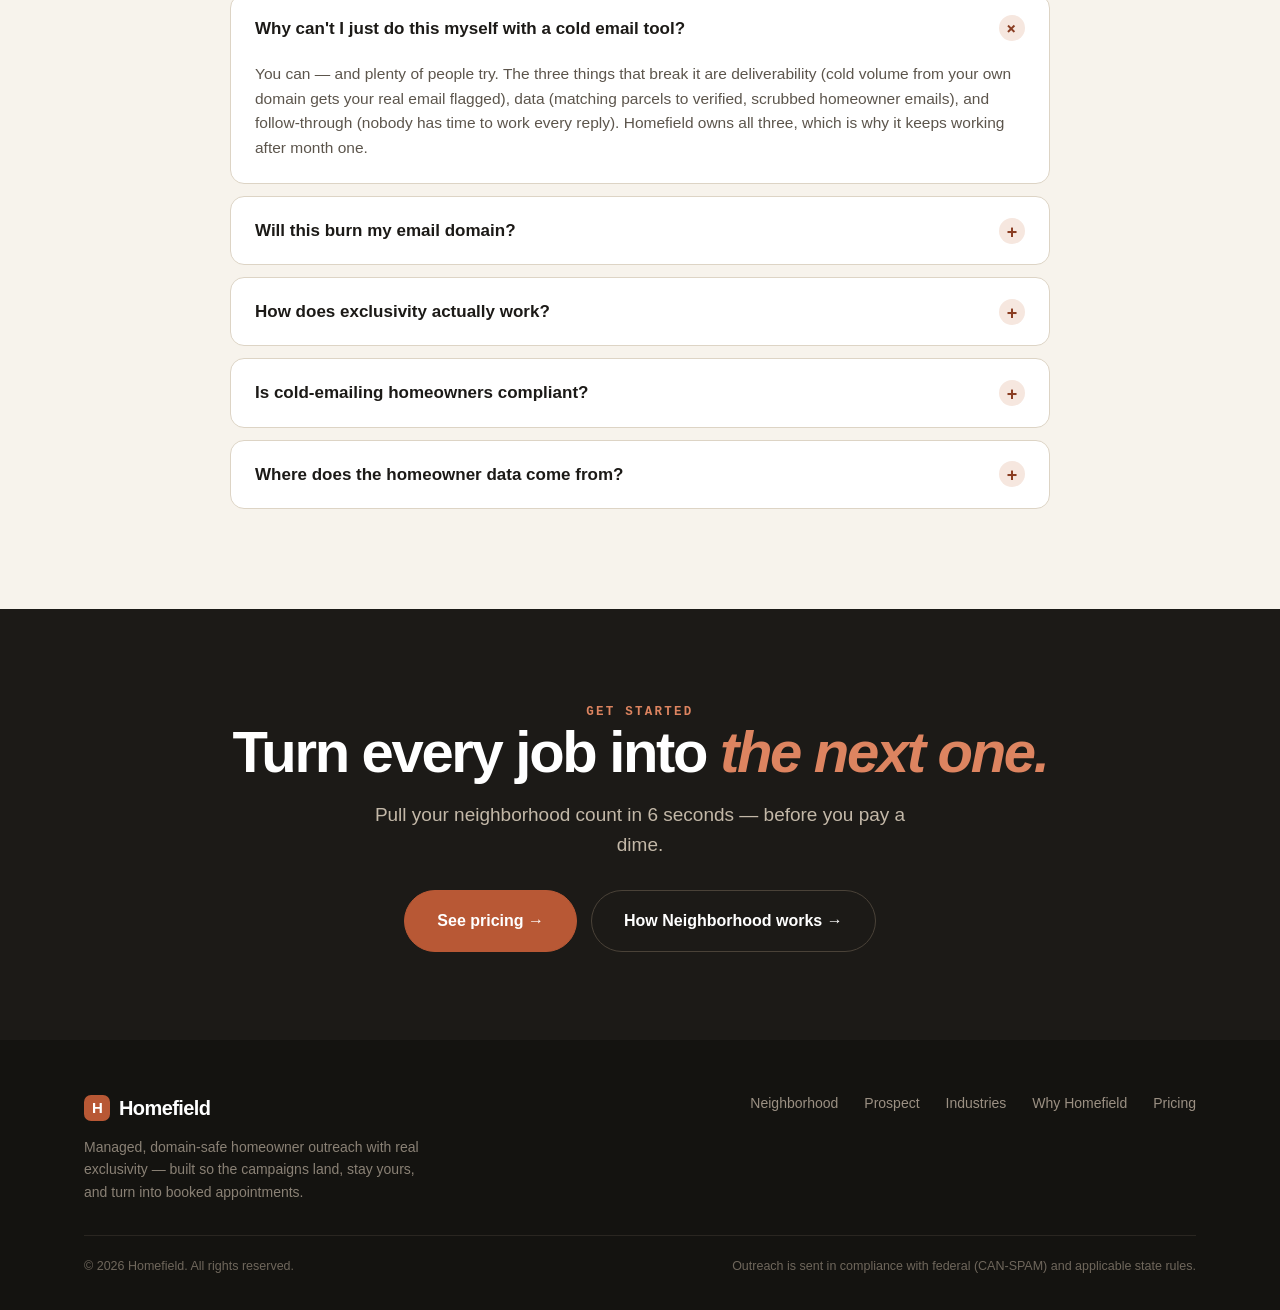
<file: why.html>
<!DOCTYPE html>
<html lang="en">
<head>
<meta charset="UTF-8">
<meta name="viewport" content="width=device-width, initial-scale=1.0">
<title>Why Homefield — Homefield</title>
<meta name="description" content="Why Homefield email outreach beats door hangers, direct mail, DIY cold email, and shared lead vendors: managed domain-safe sending, area exclusivity with network dedupe, and AI that books appointments instead of dumping replies in your inbox.">
<link rel="stylesheet" href="styles.css?v=20260807-heloc">
</head>
<body>

<!-- NAV -->
<header class="nav">
  <div class="wrap nav-inner">
    <a href="index.html" class="logo"><span class="mark">H</span>Homefield</a>
    <nav class="nav-links">
      <div class="dropdown">
        <button class="ddtrigger" aria-haspopup="true">Products <span class="car">▾</span></button>
        <div class="ddmenu">
          <a href="index.html">Neighborhood<small>Every job you do → the neighbors · from $449/mo</small></a>
          <a href="prospect.html">Prospect<small>Included · leftover credits go prospecting</small></a>
        </div>
      </div>
      <a href="industries.html">Industries</a>
      <a href="why.html">Why Homefield</a>
      <a href="pricing.html">Pricing</a>
    </nav>
    <div class="nav-cta">
      <a href="#" class="signin">Sign in</a>
      <a href="pricing.html" class="btn btn-primary">Get started</a>
    </div>
  </div>
</header>

<!-- HERO -->
<section class="hero tight">
  <div class="wrap">
    <span class="eyebrow">Why Homefield</span>
    <h1>Anyone can send email. <em>Almost nobody can do this.</em></h1>
    <p class="sub">Cold email to homeowners is easy to start and brutal to sustain. What happens to your domain, your area, and your replies is where this is won or lost.</p>
  </div>
</section>

<!-- PILLARS -->
<section class="block" style="padding-top:24px">
  <div class="wrap">
    <div class="pillars">
      <div class="pillar">
        <div class="pic">🛡️</div>
        <h3>Your real domain never touches it</h3>
        <p>We send from managed, warmed, isolated infrastructure that we own and monitor — never your business inbox. Cold volume from your own domain is the fastest way to land your quotes and invoices in spam, and it's the mistake almost every DIY attempt makes.</p>
        <span class="tag">Domain-safe sending</span>
      </div>
      <div class="pillar">
        <div class="pic">🔒</div>
        <h3>One business per area</h3>
        <p>We lock your area by industry and dedupe across the entire network. The homeowner you just earned won't get the same campaign from two competitors the same week — because we won't sell them your street.</p>
        <span class="tag">Area exclusivity</span>
      </div>
      <div class="pillar">
        <div class="pic">📅</div>
        <h3>It books — not just sends</h3>
        <p>Replies get read, qualified, and answered by AI in your voice. Warm ones land on your calendar as booked appointments with the context attached. You wake up to a schedule, not an inbox to triage.</p>
        <span class="tag">AI reply-to-booking</span>
      </div>
    </div>
  </div>
</section>

<!-- COMPARISON -->
<section class="block tint">
  <div class="wrap">
    <div class="sec-head center">
      <span class="eyebrow">The honest comparison</span>
      <h2>Homefield vs. how you reach neighbors today.</h2>
      <p>You already reach homeowners — with flyers you print and hang, a tool you babysit, or leads you buy and share. Here's what changes.</p>
    </div>

    <div class="ctable-scroll">
      <table class="ctable">
        <thead>
          <tr><th></th><th class="us">Homefield (email)</th><th>Door hangers &amp; mailers</th><th>DIY cold email</th><th>Shared lead vendors</th></tr>
        </thead>
        <tbody>
          <tr>
            <td>Cost to reach 5,000 homes</td>
            <td class="us"><span class="yes">$799</span><small>Growth plan, follow-ups included</small></td>
            <td>$2,750<small>Every drop</small></td>
            <td>Tools + your time</td>
            <td>$15–$100 per shared lead</td>
          </tr>
          <tr>
            <td>Following up again</td>
            <td class="us"><span class="yes">Included</span><small>Multi-touch sequence built in</small></td>
            <td><span class="no">Full price again</span><small>Every single drop</small></td>
            <td>Included<small>If you build it</small></td>
            <td><span class="no">Buy another lead</span></td>
          </tr>
          <tr>
            <td>How they respond</td>
            <td class="us"><span class="yes">They just hit reply</span><small>We qualify and book it</small></td>
            <td><span class="no">They have to call you</span></td>
            <td>They reply to you<small>You work it</small></td>
            <td><span class="no">You call them</span></td>
          </tr>
          <tr>
            <td>Triggered by your real work</td>
            <td class="us"><span class="yes">Automatic, same day</span><small>Every job, closing or policy</small></td>
            <td><span class="no">Manual</span><small>Whenever you get to it</small></td>
            <td><span class="no">Manual</span></td>
            <td><span class="no">No</span><small>Random form fills</small></td>
          </tr>
          <tr>
            <td>Your business domain</td>
            <td class="us"><span class="yes">Never touched</span><small>We send from ours</small></td>
            <td>N/A</td>
            <td><span class="no">At risk</span><small>One blast can burn it</small></td>
            <td>N/A</td>
          </tr>
          <tr>
            <td>Exclusivity</td>
            <td class="us"><span class="yes">Locked + network dedupe</span></td>
            <td><span class="no">None</span><small>Anyone can mail the street</small></td>
            <td><span class="no">None</span></td>
            <td><span class="no">Sold to 3–5 buyers</span></td>
          </tr>
          <tr>
            <td>Replies</td>
            <td class="us"><span class="yes">Qualified &amp; booked</span><small>Onto your calendar</small></td>
            <td>They call if they kept it<small>You chase</small></td>
            <td><span class="no">All manual</span></td>
            <td><span class="no">Race others to the phone</span></td>
          </tr>
          <tr>
            <td>Cost model</td>
            <td class="us"><span class="yes">Flat monthly</span><small>Nothing expires unused</small></td>
            <td>$0.50–$1+ per piece<small>Print + delivery</small></td>
            <td>Tools + your time</td>
            <td>$15–$100 per shared lead</td>
          </tr>
          <tr>
            <td>Compliance &amp; suppression</td>
            <td class="us"><span class="yes">Built in &amp; managed</span><small>CAN-SPAM + state rules</small></td>
            <td>N/A</td>
            <td><span class="no">On you</span></td>
            <td>Handled by vendor</td>
          </tr>
          <tr>
            <td>Time to launch</td>
            <td class="us"><span class="yes">Live in ~48 hours</span></td>
            <td>Design, print, deliver<small>Weeks</small></td>
            <td>Weeks of warmup</td>
            <td>Pay, then compete</td>
          </tr>
        </tbody>
      </table>
    </div>
  </div>
</section>

<!-- NETWORK STAT -->
<section class="block netstat">
  <div class="wrap">
    <span class="eyebrow">Across the Homefield network</span>
    <div class="big" style="margin-top:16px"><em>3.1M</em> homeowners, matched and reachable.</div>
    <p>Every home matched to a verified email and — where we have it — a phone number. Deduped, suppression-scrubbed, and refreshed continuously.</p>
    <div class="row">
      <div class="s"><b>3,200+</b><span>Businesses</span></div>
      <div class="s"><b>3.1M</b><span>Verified homeowners</span></div>
      <div class="s"><b>48hrs</b><span>To first campaign</span></div>
      <div class="s"><b>0</b><span>Emails on your domain</span></div>
    </div>
  </div>
</section>

<!-- FAQ -->
<section class="block">
  <div class="wrap">
    <div class="sec-head center">
      <span class="eyebrow">Questions owners ask</span>
      <h2>Straight answers.</h2>
    </div>
    <div class="faq">
      <details open>
        <summary>Why can't I just do this myself with a cold email tool? <span class="pm">+</span></summary>
        <div class="a">You can — and plenty of people try. The three things that break it are deliverability (cold volume from your own domain gets your real email flagged), data (matching parcels to verified, scrubbed homeowner emails), and follow-through (nobody has time to work every reply). Homefield owns all three, which is why it keeps working after month one.</div>
      </details>
      <details>
        <summary>Will this burn my email domain? <span class="pm">+</span></summary>
        <div class="a">No. Every campaign runs on dedicated domains we buy, warm, and monitor. Your real business domain — the one your quotes, invoices, and customers run through — is never used for cold volume.</div>
      </details>
      <details>
        <summary>How does exclusivity actually work? <span class="pm">+</span></summary>
        <div class="a">We lock your area by industry, so no other business in your trade on Homefield can run campaigns to those homeowners. We also dedupe across the whole network, so a homeowner never receives two Homefield campaigns from competing businesses.</div>
      </details>
      <details>
        <summary>Is cold-emailing homeowners compliant? <span class="pm">+</span></summary>
        <div class="a">We operate under federal cold-email rules (CAN-SPAM) plus applicable state requirements, with unsubscribe handling and auto-suppression built into every send. Compliance is managed for you rather than left as your problem.</div>
      </details>
      <details>
        <summary>Where does the homeowner data come from? <span class="pm">+</span></summary>
        <div class="a">Parcel and ownership records matched to verified emails (and phone where available), continuously refreshed and suppression-scrubbed. Around 3.1M homeowners are matched and reachable across the network today.</div>
      </details>
    </div>
  </div>
</section>

<!-- CTA -->
<section class="block cta">
  <div class="wrap">
    <span class="eyebrow" style="color:var(--accent-light)">Get started</span>
    <h2>Turn every job into <em>the next one.</em></h2>
    <p>Pull your neighborhood count in 6 seconds — before you pay a dime.</p>
    <div class="cta-actions">
      <a href="pricing.html" class="btn btn-primary btn-lg">See pricing →</a>
      <a href="index.html" class="btn btn-ghost btn-lg">How Neighborhood works →</a>
    </div>
  </div>
</section>

<!-- FOOTER -->
<footer>
  <div class="wrap">
    <div class="foot-grid">
      <div>
        <a href="index.html" class="logo"><span class="mark">H</span>Homefield</a>
        <p>Managed, domain-safe homeowner outreach with real exclusivity — built so the campaigns land, stay yours, and turn into booked appointments.</p>
      </div>
      <div class="foot-links">
        <a href="index.html">Neighborhood</a>
        <a href="prospect.html">Prospect</a>
        <a href="industries.html">Industries</a>
        <a href="why.html">Why Homefield</a>
        <a href="pricing.html">Pricing</a>
      </div>
    </div>
    <div class="foot-bottom">
      <span>© <span id="yr"></span> Homefield. All rights reserved.</span>
      <span>Outreach is sent in compliance with federal (CAN-SPAM) and applicable state rules.</span>
    </div>
  </div>
</footer>

<script>document.getElementById('yr').textContent=new Date().getFullYear();</script>
</body>
</html>
</file>
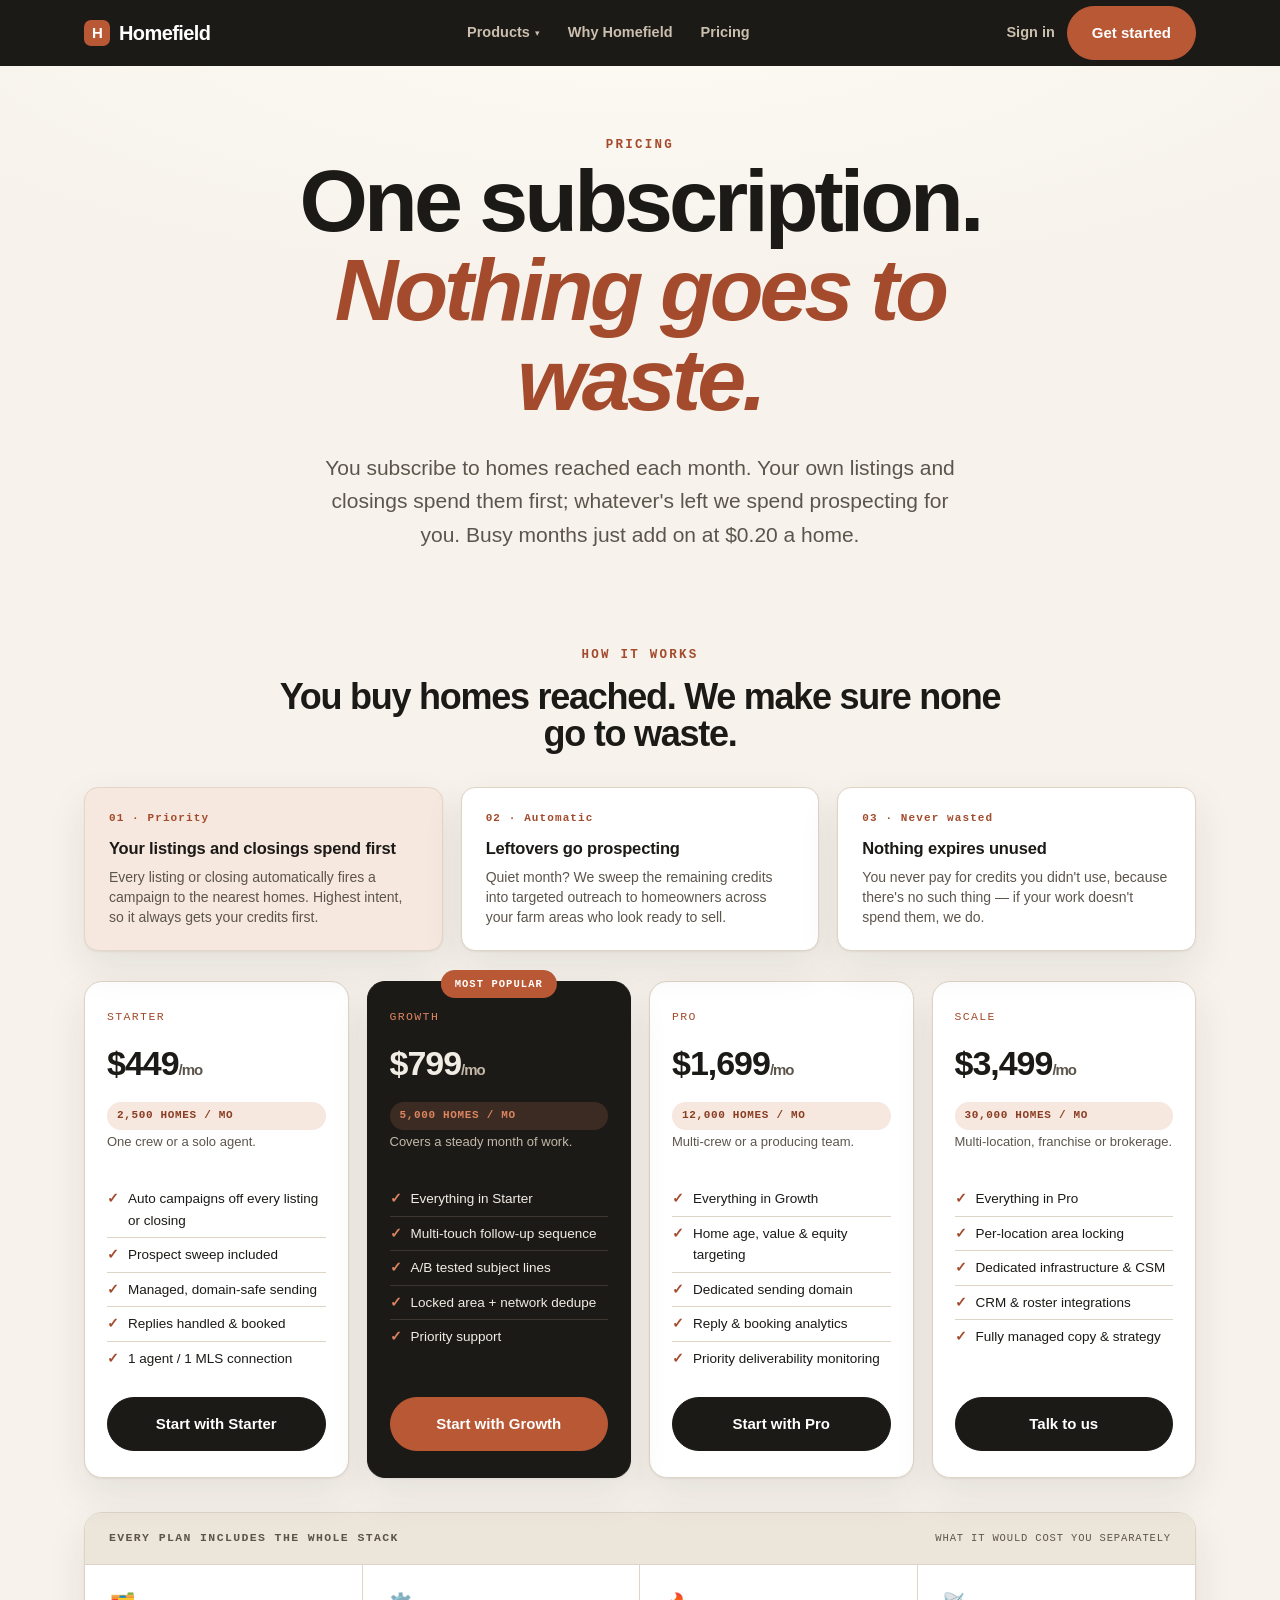
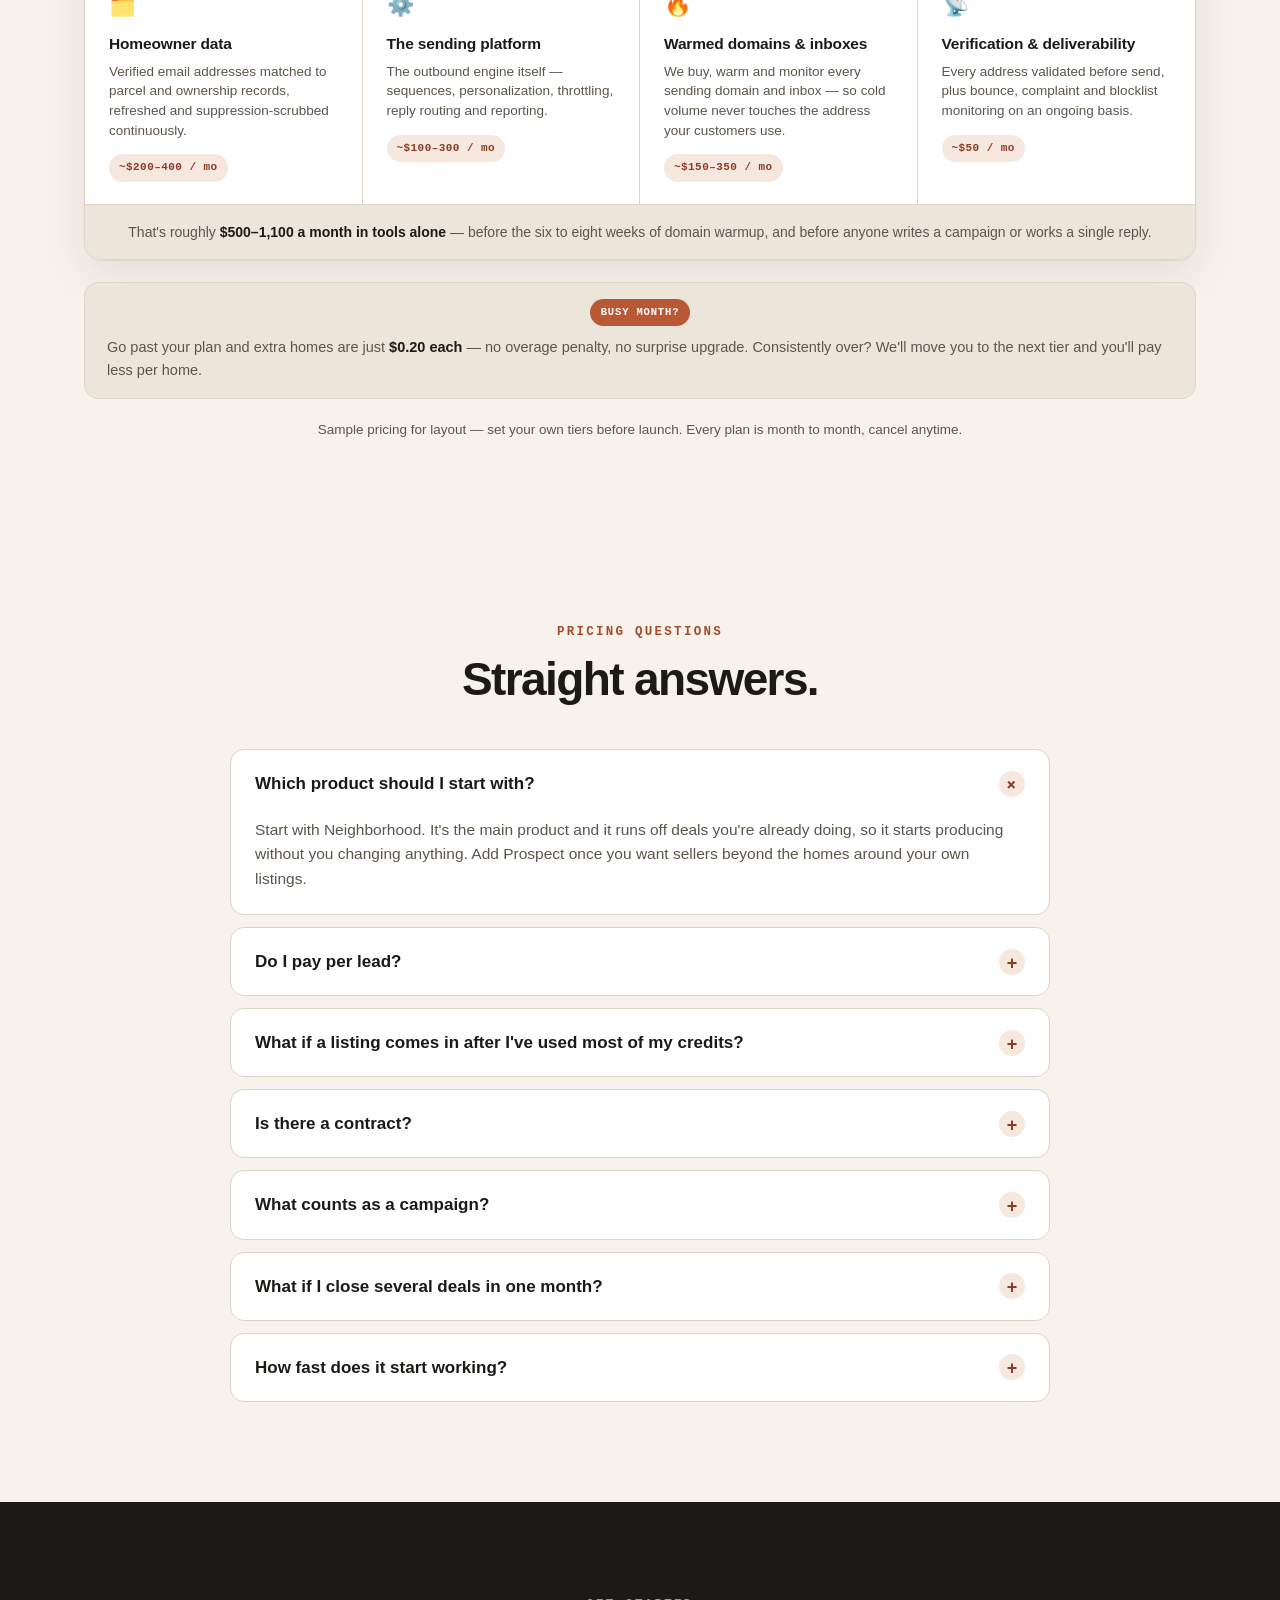
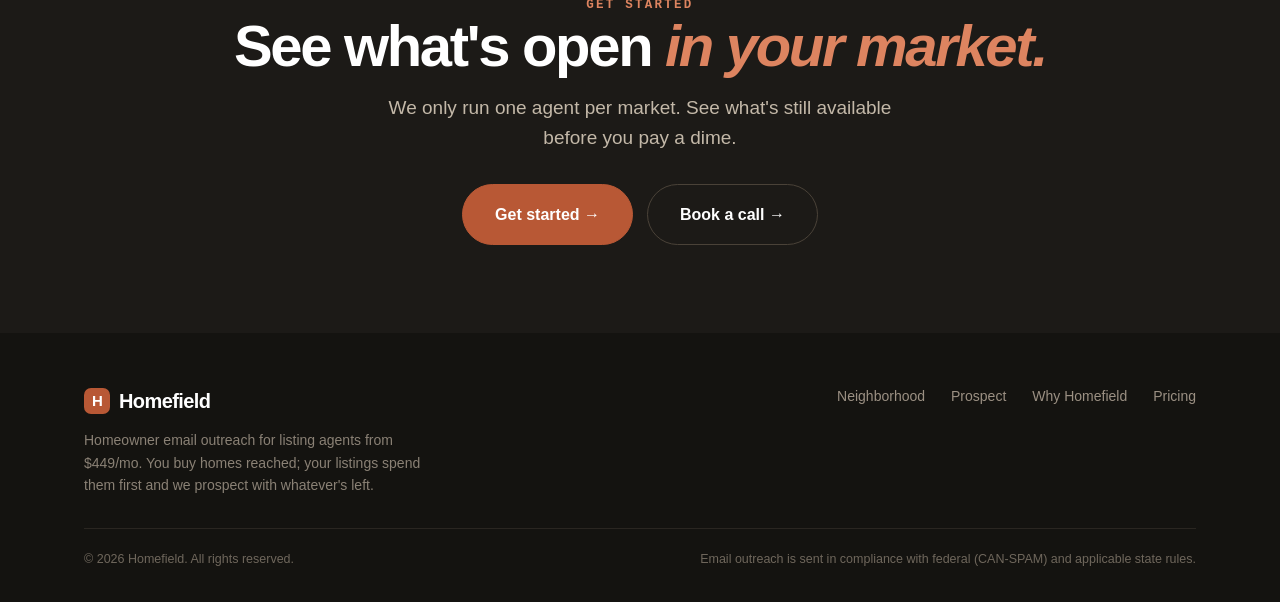
<file: agents/pricing.html>
<!DOCTYPE html>
<html lang="en">
<head>
<meta charset="UTF-8">
<meta name="viewport" content="width=device-width, initial-scale=1.0">
<title>Pricing — Homefield</title>
<meta name="description" content="Homefield pricing for agents from $449/mo. Subscribe to homes reached each month — your listings spend them first, and we sweep whatever is left into targeted seller outreach.">
<link rel="stylesheet" href="styles.css?v=20260807-heloc">
</head>
<body>

<!-- NAV -->
<header class="nav">
  <div class="wrap nav-inner">
    <a href="index.html" class="logo"><span class="mark">H</span>Homefield</a>
    <nav class="nav-links">
      <div class="dropdown">
        <button class="ddtrigger" aria-haspopup="true">Products <span class="car">▾</span></button>
        <div class="ddmenu">
          <a href="index.html">Neighborhood<small>Every listing &amp; closing → the neighbors · from $449/mo</small></a>
          <a href="prospect.html">Prospect<small>Included · leftover credits go prospecting</small></a>
        </div>
      </div>
      <a href="why.html">Why Homefield</a>
      <a href="pricing.html">Pricing</a>
    </nav>
    <div class="nav-cta">
      <a href="#" class="signin">Sign in</a>
      <a href="pricing.html" class="btn btn-primary">Get started</a>
    </div>
  </div>
</header>

<!-- HERO -->
<section class="hero tight">
  <div class="wrap">
    <span class="eyebrow">Pricing</span>
    <h1>One subscription. <em>Nothing goes to waste.</em></h1>
    <p class="sub">You subscribe to homes reached each month. Your own listings and closings spend them first; whatever's left we spend prospecting for you. Busy months just add on at $0.20 a home.</p>
  </div>
</section>

<!-- PRICING -->
<section class="block" style="padding-top:26px">
  <div class="wrap">
    <div class="sec-head center" style="margin-bottom:34px">
      <span class="eyebrow">How it works</span>
      <h2 style="font-size:clamp(26px,3.4vw,36px)">You buy homes reached. We make sure none go to waste.</h2>
    </div>

    <div class="credits">
      <div class="credit hi">
        <div class="cnum">01 · Priority</div>
        <b>Your listings and closings spend first</b>
        <p>Every listing or closing automatically fires a campaign to the nearest homes. Highest intent, so it always gets your credits first.</p>
      </div>
      <div class="credit">
        <div class="cnum">02 · Automatic</div>
        <b>Leftovers go prospecting</b>
        <p>Quiet month? We sweep the remaining credits into targeted outreach to homeowners across your farm areas who look ready to sell.</p>
      </div>
      <div class="credit">
        <div class="cnum">03 · Never wasted</div>
        <b>Nothing expires unused</b>
        <p>You never pay for credits you didn't use, because there's no such thing — if your work doesn't spend them, we do.</p>
      </div>
    </div>

    <div class="pgrid4">
      <div class="plan">
        <div class="pn">Starter</div>
        <div class="pr">$449<span>/mo</span></div>
        <div class="homes">2,500 homes / mo</div>
        <div class="pd">One crew or a solo agent.</div>
        <ul>
          <li><span class="c">✓</span> Auto campaigns off every listing or closing</li>
          <li><span class="c">✓</span> Prospect sweep included</li>
          <li><span class="c">✓</span> Managed, domain-safe sending</li>
          <li><span class="c">✓</span> Replies handled &amp; booked</li>
          <li><span class="c">✓</span> 1 agent / 1 MLS connection</li>
        </ul>
        <a href="#start" class="btn btn-dark">Start with Starter</a>
      </div>

      <div class="plan feat">
        <div class="flag">Most popular</div>
        <div class="pn">Growth</div>
        <div class="pr">$799<span>/mo</span></div>
        <div class="homes">5,000 homes / mo</div>
        <div class="pd">Covers a steady month of work.</div>
        <ul>
          <li><span class="c">✓</span> Everything in Starter</li>
          <li><span class="c">✓</span> Multi-touch follow-up sequence</li>
          <li><span class="c">✓</span> A/B tested subject lines</li>
          <li><span class="c">✓</span> Locked area + network dedupe</li>
          <li><span class="c">✓</span> Priority support</li>
        </ul>
        <a href="#start" class="btn btn-primary">Start with Growth</a>
      </div>

      <div class="plan">
        <div class="pn">Pro</div>
        <div class="pr">$1,699<span>/mo</span></div>
        <div class="homes">12,000 homes / mo</div>
        <div class="pd">Multi-crew or a producing team.</div>
        <ul>
          <li><span class="c">✓</span> Everything in Growth</li>
          <li><span class="c">✓</span> Home age, value &amp; equity targeting</li>
          <li><span class="c">✓</span> Dedicated sending domain</li>
          <li><span class="c">✓</span> Reply &amp; booking analytics</li>
          <li><span class="c">✓</span> Priority deliverability monitoring</li>
        </ul>
        <a href="#start" class="btn btn-dark">Start with Pro</a>
      </div>

      <div class="plan">
        <div class="pn">Scale</div>
        <div class="pr">$3,499<span>/mo</span></div>
        <div class="homes">30,000 homes / mo</div>
        <div class="pd">Multi-location, franchise or brokerage.</div>
        <ul>
          <li><span class="c">✓</span> Everything in Pro</li>
          <li><span class="c">✓</span> Per-location area locking</li>
          <li><span class="c">✓</span> Dedicated infrastructure &amp; CSM</li>
          <li><span class="c">✓</span> CRM &amp; roster integrations</li>
          <li><span class="c">✓</span> Fully managed copy &amp; strategy</li>
        </ul>
        <a href="#start" class="btn btn-dark">Talk to us</a>
      </div>
    </div>

    <div class="stack">
      <div class="stackhead">
        <b>Every plan includes the whole stack</b>
        <span class="onyourown">What it would cost you separately</span>
      </div>
      <div class="stackgrid">
        <div class="stackitem">
          <span class="si">🗂️</span>
          <b>Homeowner data</b>
          <p>Verified email addresses matched to parcel and ownership records, refreshed and suppression-scrubbed continuously.</p>
          <span class="cost">~$200–400 / mo</span>
        </div>
        <div class="stackitem">
          <span class="si">⚙️</span>
          <b>The sending platform</b>
          <p>The outbound engine itself — sequences, personalization, throttling, reply routing and reporting.</p>
          <span class="cost">~$100–300 / mo</span>
        </div>
        <div class="stackitem">
          <span class="si">🔥</span>
          <b>Warmed domains &amp; inboxes</b>
          <p>We buy, warm and monitor every sending domain and inbox — so cold volume never touches the address your customers use.</p>
          <span class="cost">~$150–350 / mo</span>
        </div>
        <div class="stackitem">
          <span class="si">📡</span>
          <b>Verification &amp; deliverability</b>
          <p>Every address validated before send, plus bounce, complaint and blocklist monitoring on an ongoing basis.</p>
          <span class="cost">~$50 / mo</span>
        </div>
      </div>
      <div class="stackfoot">
        That's roughly <b>$500–1,100 a month in tools alone</b> — before the six to eight weeks of domain warmup, and before anyone writes a campaign or works a single reply.
      </div>
    </div>

    <div class="overage">
      <span class="tag2">Busy month?</span>
      <span>Go past your plan and extra homes are just <b>$0.20 each</b> — no overage penalty, no surprise upgrade. Consistently over? We'll move you to the next tier and you'll pay less per home.</span>
    </div>

    <p class="price-foot" style="margin-top:20px">Sample pricing for layout — set your own tiers before launch. Every plan is month to month, cancel anytime.</p>
  </div>
</section>

<!-- FAQ -->
<section class="block">
  <div class="wrap">
    <div class="sec-head center">
      <span class="eyebrow">Pricing questions</span>
      <h2>Straight answers.</h2>
    </div>
    <div class="faq">
      <details open>
        <summary>Which product should I start with? <span class="pm">+</span></summary>
        <div class="a">Start with <a href="index.html">Neighborhood</a>. It's the main product and it runs off deals you're already doing, so it starts producing without you changing anything. Add <a href="prospect.html">Prospect</a> once you want sellers beyond the homes around your own listings.</div>
      </details>
      <details>
        <summary>Do I pay per lead? <span class="pm">+</span></summary>
        <div class="a">No. You pay a flat monthly rate for a set number of homes reached, so you always know your cost up front and you're never bidding against another agent for the same homeowner.</div>
      </details>
      <details>
        <summary>What if a listing comes in after I've used most of my credits? <span class="pm">+</span></summary>
        <div class="a"><b>Your jobs always fire — we never block a campaign.</b> Two things protect you. First, the prospecting sweep holds back a reserve based on your typical deal volume, so it can't eat the credits your work needs. Second, if a busy month runs you past your plan anyway, the campaign still goes out and the extra homes are simply billed at $0.20 each. You'll never miss the moment right after a closing because of a credit balance, and you'll never pay overage that our prospecting caused.</div>
      </details>
      <details>
        <summary>Is there a contract? <span class="pm">+</span></summary>
        <div class="a">No term. Every plan is month to month and you can cancel anytime. We ask for about two weeks up front to warm your sending infrastructure before campaigns run at full volume.</div>
      </details>
      <details>
        <summary>What counts as a campaign? <span class="pm">+</span></summary>
        <div class="a">Any home you list, put under contract, or close. Each one fires a campaign to the surrounding homeowners and draws from your monthly pool. You choose the radius; a typical campaign reaches 250–1,000 homes.</div>
      </details>
      <details>
        <summary>What if I close several deals in one month? <span class="pm">+</span></summary>
        <div class="a">Each one fires its own campaign and draws from your monthly pool. If you run past your plan, extra homes are $0.20 each — and if you're consistently over, we'll move you up a tier so you pay less per home.</div>
      </details>
      <details>
        <summary>How fast does it start working? <span class="pm">+</span></summary>
        <div class="a">Campaigns are typically live within about 48 hours of connecting your MLS, running at reduced volume while we warm your sending infrastructure. Full volume takes roughly two weeks, with replies usually landing within days of launch.</div>
      </details>
    </div>
  </div>
</section>

<!-- CTA -->
<section class="block cta" id="start">
  <div class="wrap">
    <span class="eyebrow" style="color:var(--accent-light)">Get started</span>
    <h2>See what's open <em>in your market.</em></h2>
    <p>We only run one agent per market. See what's still available before you pay a dime.</p>
    <div class="cta-actions">
      <a href="#" class="btn btn-primary btn-lg">Get started →</a>
      <a href="#" class="btn btn-ghost btn-lg">Book a call →</a>
    </div>
  </div>
</section>

<!-- FOOTER -->
<footer>
  <div class="wrap">
    <div class="foot-grid">
      <div>
        <a href="index.html" class="logo"><span class="mark">H</span>Homefield</a>
        <p>Homeowner email outreach for listing agents from $449/mo. You buy homes reached; your listings spend them first and we prospect with whatever's left.</p>
      </div>
      <div class="foot-links">
        <a href="index.html">Neighborhood</a>
        <a href="prospect.html">Prospect</a>
        <a href="why.html">Why Homefield</a>
        <a href="pricing.html">Pricing</a>
      </div>
    </div>
    <div class="foot-bottom">
      <span>© <span id="yr"></span> Homefield. All rights reserved.</span>
      <span>Email outreach is sent in compliance with federal (CAN-SPAM) and applicable state rules.</span>
    </div>
  </div>
</footer>

<script>document.getElementById('yr').textContent=new Date().getFullYear();</script>
</body>
</html>
</file>
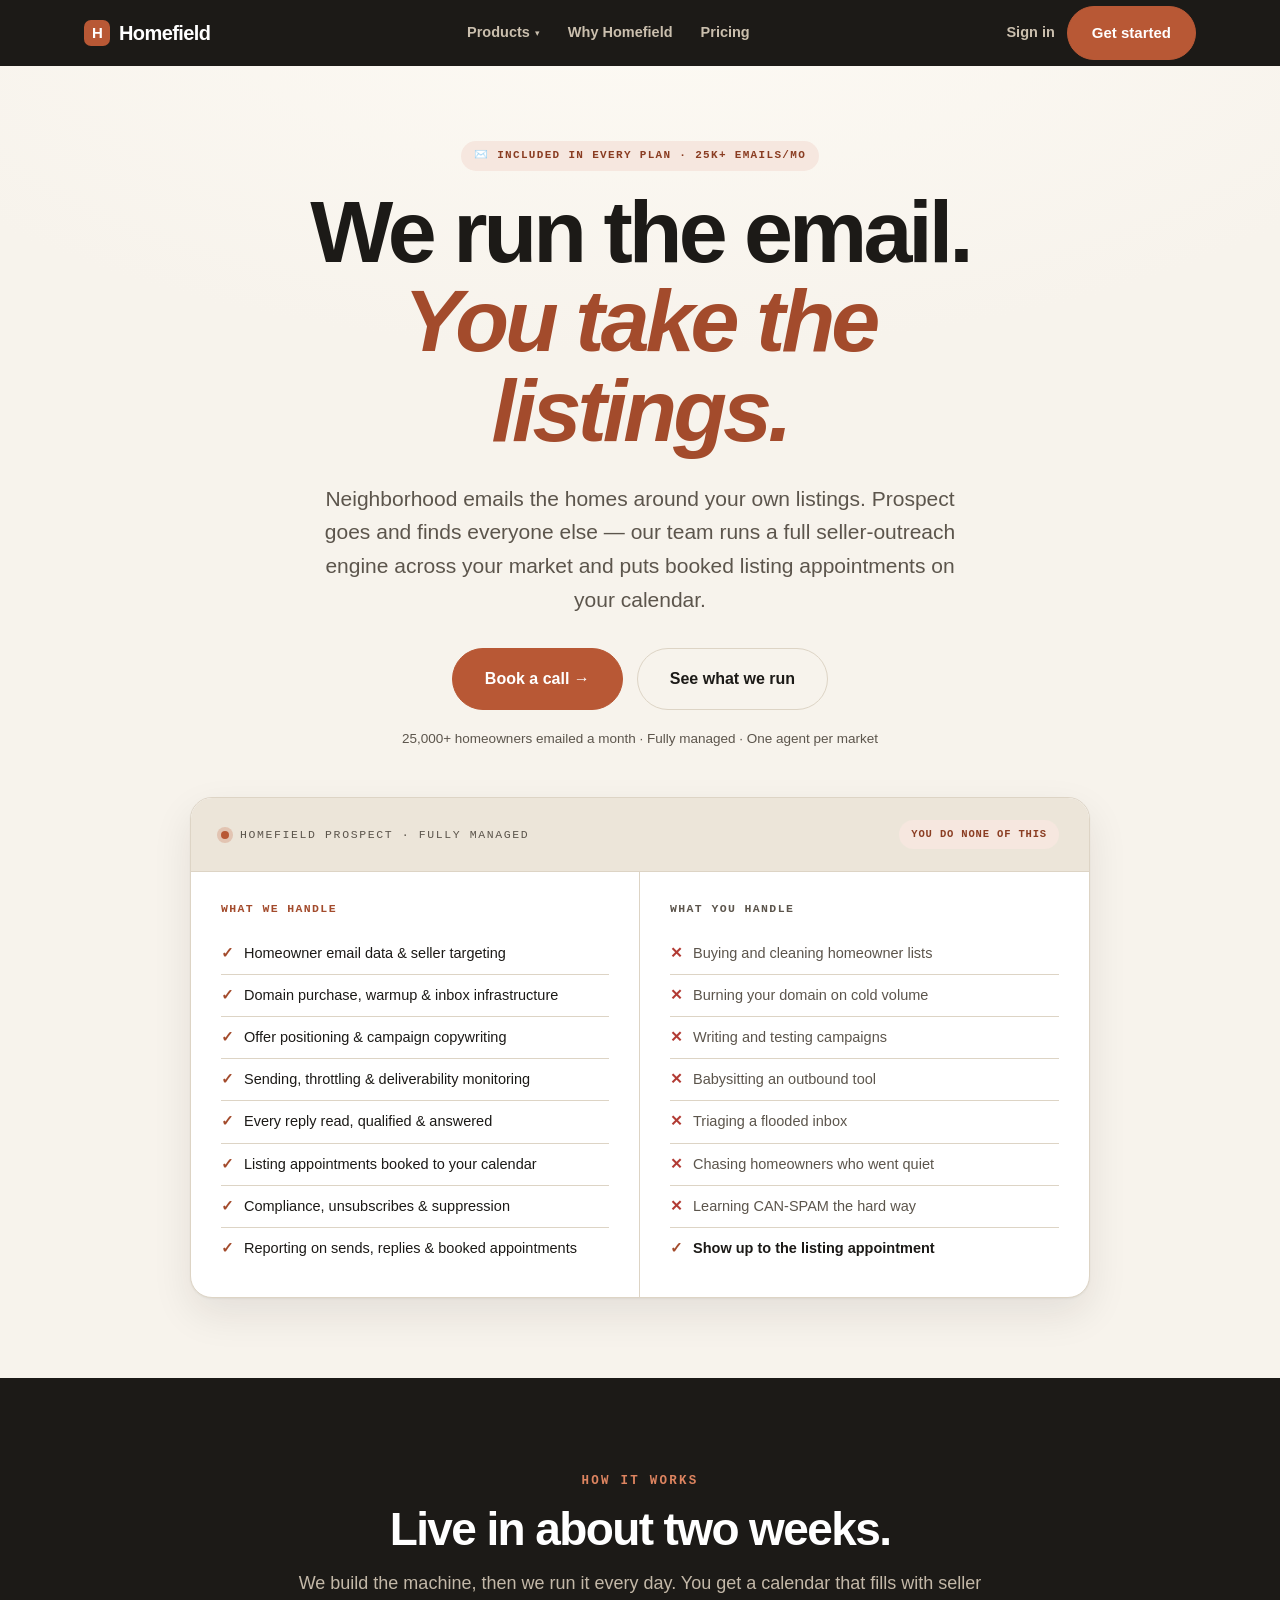
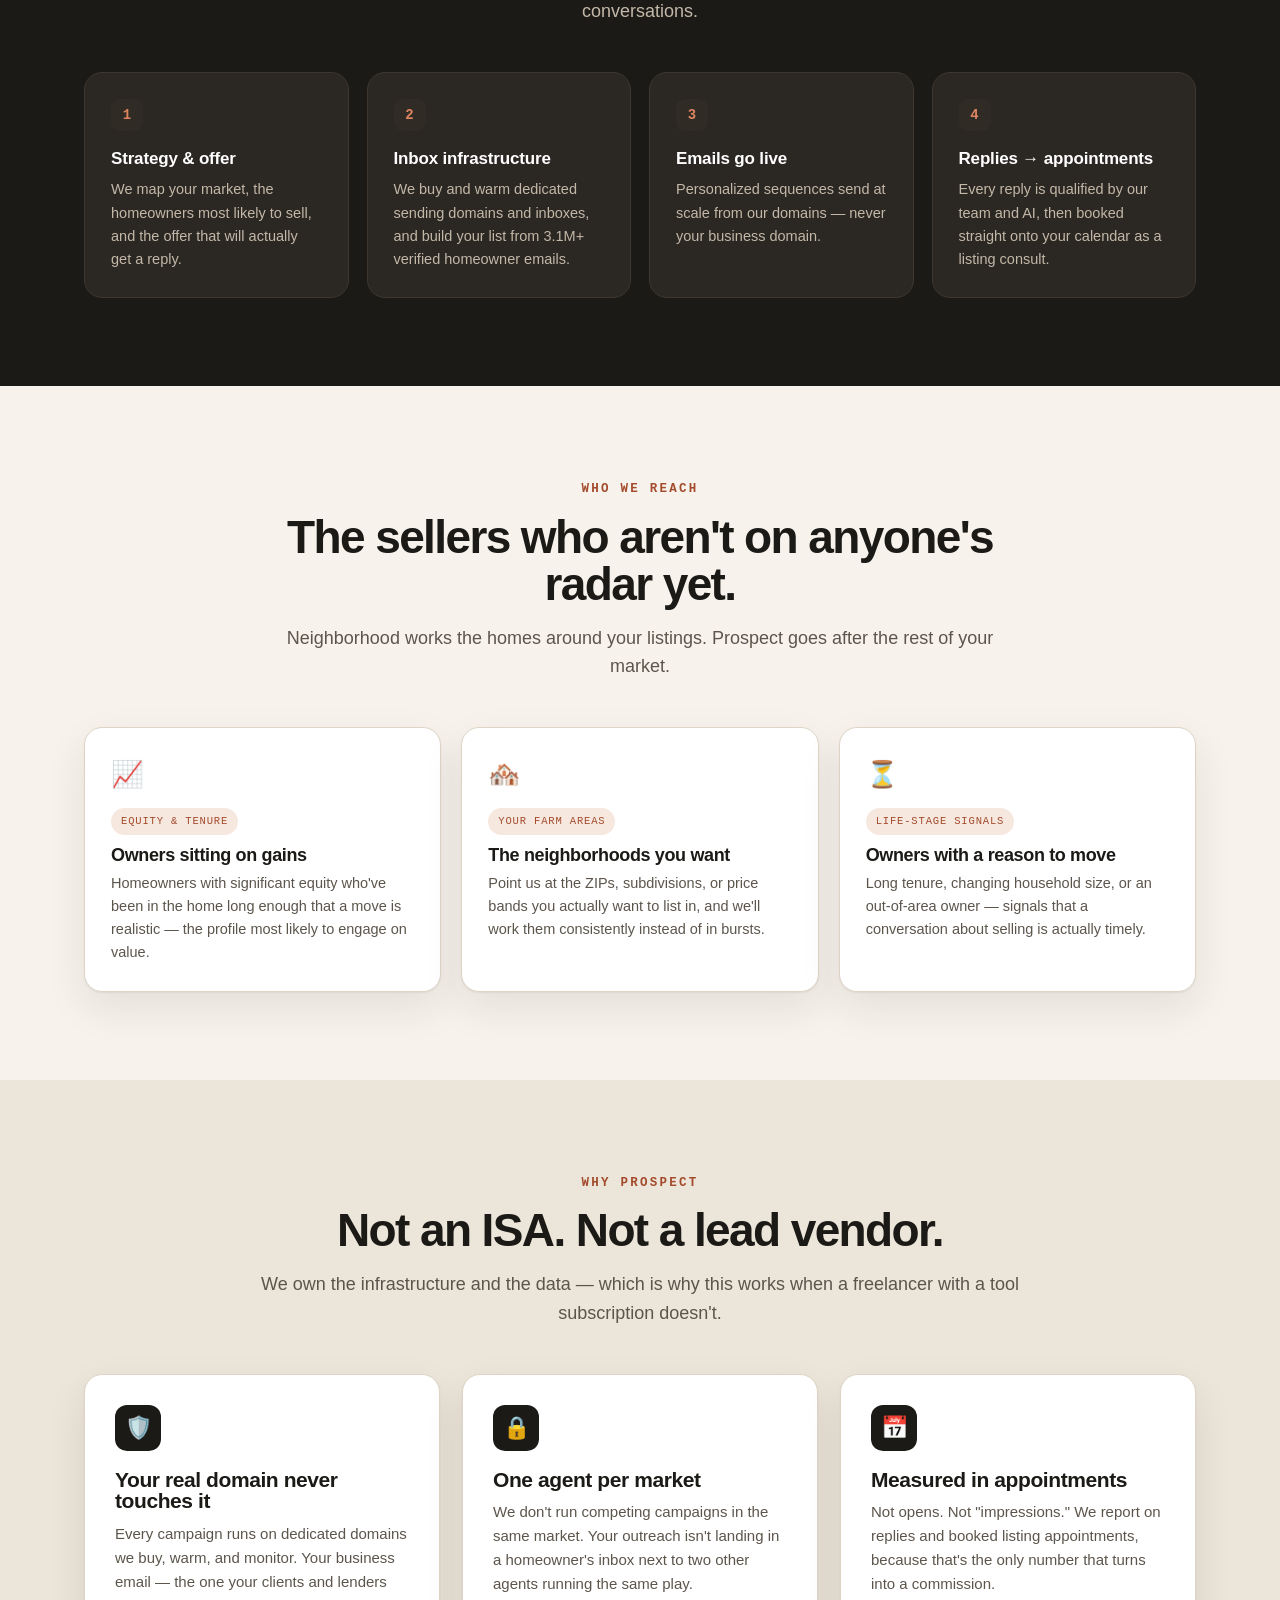
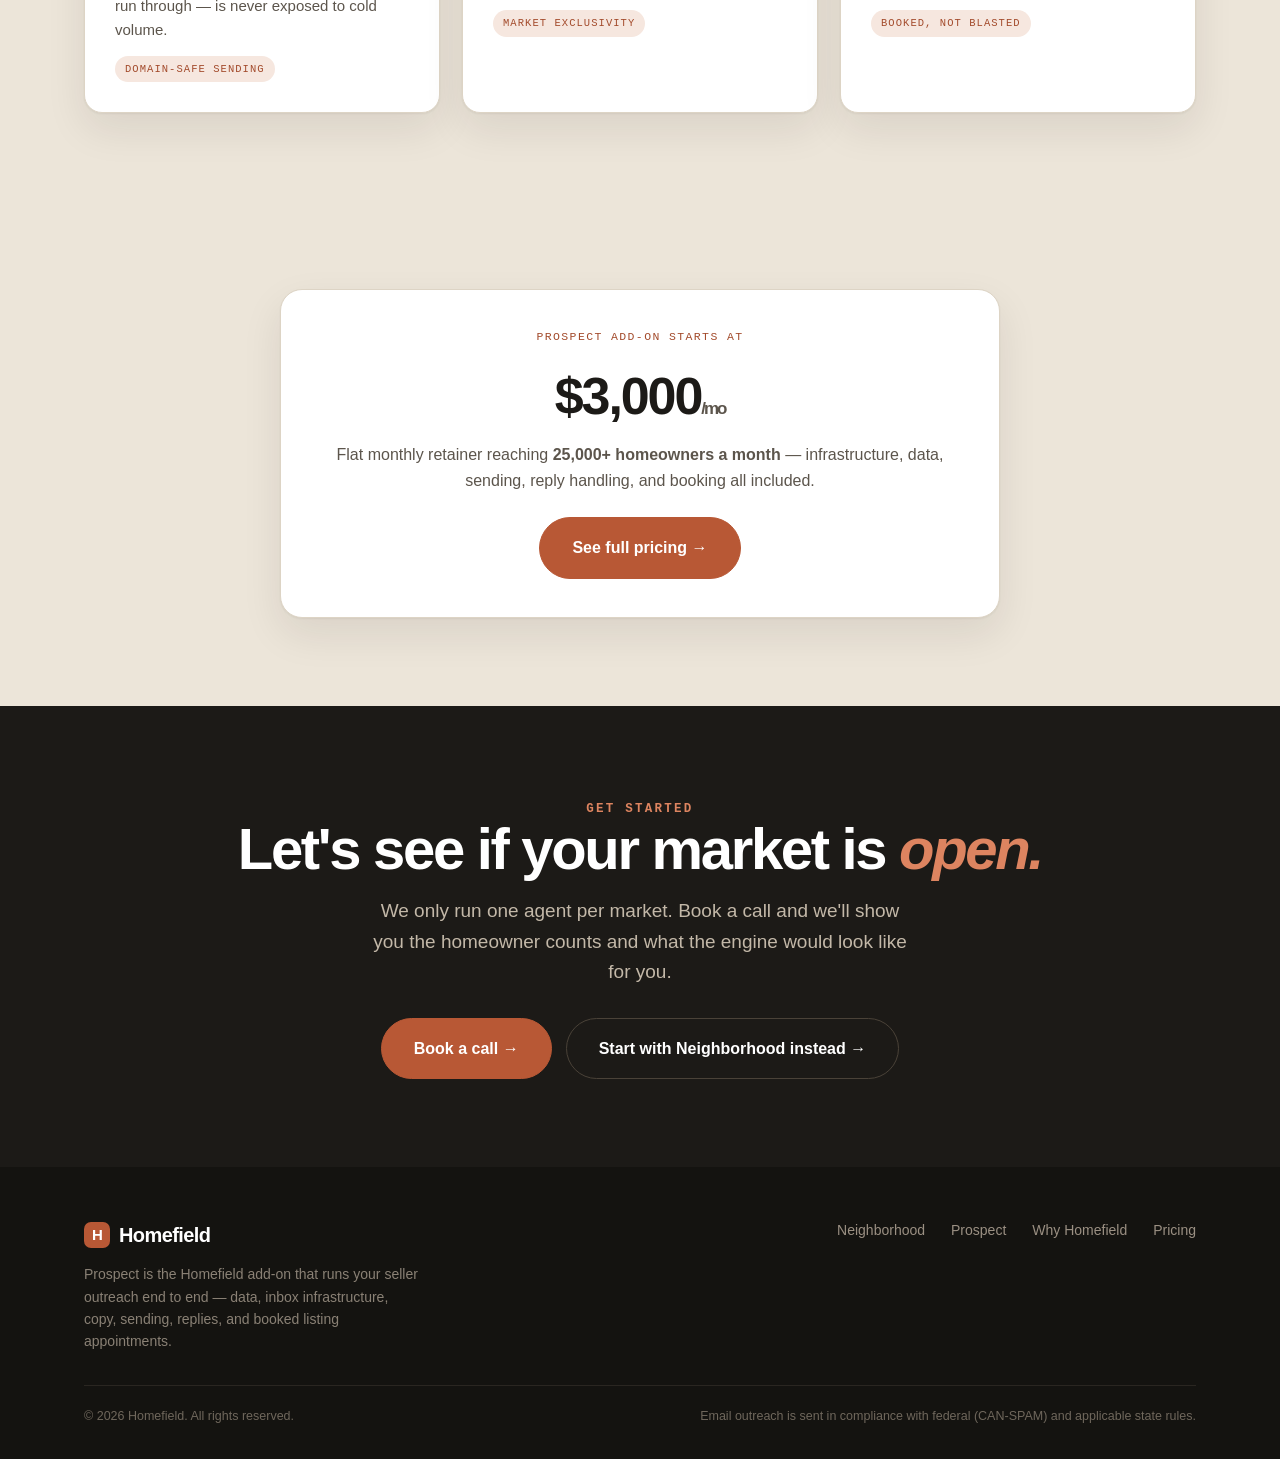
<file: agents/prospect.html>
<!DOCTYPE html>
<html lang="en">
<head>
<meta charset="UTF-8">
<meta name="viewport" content="width=device-width, initial-scale=1.0">
<title>Prospect — Homefield</title>
<meta name="description" content="Prospect is the Homefield add-on that finds sellers beyond your own listings. We reach 25,000+ homeowners a month for you — email data, warmed sending domains, copy, sending, reply handling, and booked listing appointments. From $3,000/mo.">
<link rel="stylesheet" href="styles.css?v=20260807-heloc">
</head>
<body>

<!-- NAV -->
<header class="nav">
  <div class="wrap nav-inner">
    <a href="index.html" class="logo"><span class="mark">H</span>Homefield</a>
    <nav class="nav-links">
      <div class="dropdown">
        <button class="ddtrigger" aria-haspopup="true">Products <span class="car">▾</span></button>
        <div class="ddmenu">
          <a href="index.html">Neighborhood<small>Every listing &amp; closing → the neighbors · from $449/mo</small></a>
          <a href="prospect.html" class="active">Prospect<small>Included · leftover credits go prospecting</small></a>
        </div>
      </div>
      <a href="why.html">Why Homefield</a>
      <a href="pricing.html">Pricing</a>
    </nav>
    <div class="nav-cta">
      <a href="#" class="signin">Sign in</a>
      <a href="pricing.html" class="btn btn-primary">Get started</a>
    </div>
  </div>
</header>

<!-- HERO -->
<section class="hero">
  <div class="wrap">
    <span class="ptag">✉️ Included in every plan · 25k+ emails/mo</span>
    <h1>We run the email. <em>You take the listings.</em></h1>
    <p class="sub">Neighborhood emails the homes around your own listings. Prospect goes and finds everyone else — our team runs a full seller-outreach engine across your market and puts booked listing appointments on your calendar.</p>
    <div class="hero-actions">
      <a href="#start" class="btn btn-primary btn-lg">Book a call →</a>
      <a href="#how" class="btn btn-ghost btn-lg">See what we run</a>
    </div>
    <div class="hero-sub2">25,000+ homeowners emailed a month · Fully managed · One agent per market</div>
  </div>
</section>

<!-- DONE FOR YOU -->
<section class="dfy">
  <div class="wrap">
    <div class="dfybox">
      <div class="dfyhead">
        <span class="live"></span>
        <span class="t">Homefield Prospect · Fully managed</span>
        <span class="pill">You do none of this</span>
      </div>
      <div class="dfycols">
        <div class="dfycol us">
          <h4>What we handle</h4>
          <ul>
            <li><span class="c">✓</span> Homeowner email data &amp; seller targeting</li>
            <li><span class="c">✓</span> Domain purchase, warmup &amp; inbox infrastructure</li>
            <li><span class="c">✓</span> Offer positioning &amp; campaign copywriting</li>
            <li><span class="c">✓</span> Sending, throttling &amp; deliverability monitoring</li>
            <li><span class="c">✓</span> Every reply read, qualified &amp; answered</li>
            <li><span class="c">✓</span> Listing appointments booked to your calendar</li>
            <li><span class="c">✓</span> Compliance, unsubscribes &amp; suppression</li>
            <li><span class="c">✓</span> Reporting on sends, replies &amp; booked appointments</li>
          </ul>
        </div>
        <div class="dfycol them">
          <h4>What you handle</h4>
          <ul>
            <li><span class="c">✕</span> Buying and cleaning homeowner lists</li>
            <li><span class="c">✕</span> Burning your domain on cold volume</li>
            <li><span class="c">✕</span> Writing and testing campaigns</li>
            <li><span class="c">✕</span> Babysitting an outbound tool</li>
            <li><span class="c">✕</span> Triaging a flooded inbox</li>
            <li><span class="c">✕</span> Chasing homeowners who went quiet</li>
            <li><span class="c">✕</span> Learning CAN-SPAM the hard way</li>
            <li style="color:var(--ink);font-weight:700"><span class="c" style="color:var(--brand)">✓</span> Show up to the listing appointment</li>
          </ul>
        </div>
      </div>
    </div>
  </div>
</section>

<!-- HOW IT WORKS -->
<section class="block flows" id="how">
  <div class="wrap">
    <div class="sec-head center">
      <span class="eyebrow">How it works</span>
      <h2>Live in about two weeks.</h2>
      <p>We build the machine, then we run it every day. You get a calendar that fills with seller conversations.</p>
    </div>
    <div class="steps4">
      <div class="st">
        <div class="num">1</div>
        <b>Strategy &amp; offer</b>
        <p>We map your market, the homeowners most likely to sell, and the offer that will actually get a reply.</p>
      </div>
      <div class="st">
        <div class="num">2</div>
        <b>Inbox infrastructure</b>
        <p>We buy and warm dedicated sending domains and inboxes, and build your list from 3.1M+ verified homeowner emails.</p>
      </div>
      <div class="st">
        <div class="num">3</div>
        <b>Emails go live</b>
        <p>Personalized sequences send at scale from our domains — never your business domain.</p>
      </div>
      <div class="st">
        <div class="num">4</div>
        <b>Replies → appointments</b>
        <p>Every reply is qualified by our team and AI, then booked straight onto your calendar as a listing consult.</p>
      </div>
    </div>
  </div>
</section>

<!-- WHO WE TARGET -->
<section class="block">
  <div class="wrap">
    <div class="sec-head center">
      <span class="eyebrow">Who we reach</span>
      <h2>The sellers who aren't on anyone's radar yet.</h2>
      <p>Neighborhood works the homes around your listings. Prospect goes after the rest of your market.</p>
    </div>
    <div class="trig">
      <div class="tcard">
        <div class="ic">📈</div>
        <div class="tline">Equity &amp; tenure</div>
        <h3>Owners sitting on gains</h3>
        <p>Homeowners with significant equity who've been in the home long enough that a move is realistic — the profile most likely to engage on value.</p>
      </div>
      <div class="tcard">
        <div class="ic">🏘️</div>
        <div class="tline">Your farm areas</div>
        <h3>The neighborhoods you want</h3>
        <p>Point us at the ZIPs, subdivisions, or price bands you actually want to list in, and we'll work them consistently instead of in bursts.</p>
      </div>
      <div class="tcard">
        <div class="ic">⏳</div>
        <div class="tline">Life-stage signals</div>
        <h3>Owners with a reason to move</h3>
        <p>Long tenure, changing household size, or an out-of-area owner — signals that a conversation about selling is actually timely.</p>
      </div>
    </div>
  </div>
</section>

<!-- WHY PROSPECT -->
<section class="block tint">
  <div class="wrap">
    <div class="sec-head center">
      <span class="eyebrow">Why Prospect</span>
      <h2>Not an ISA. Not a lead vendor.</h2>
      <p>We own the infrastructure and the data — which is why this works when a freelancer with a tool subscription doesn't.</p>
    </div>
    <div class="pillars">
      <div class="pillar">
        <div class="pic">🛡️</div>
        <h3>Your real domain never touches it</h3>
        <p>Every campaign runs on dedicated domains we buy, warm, and monitor. Your business email — the one your clients and lenders run through — is never exposed to cold volume.</p>
        <span class="tag">Domain-safe sending</span>
      </div>
      <div class="pillar">
        <div class="pic">🔒</div>
        <h3>One agent per market</h3>
        <p>We don't run competing campaigns in the same market. Your outreach isn't landing in a homeowner's inbox next to two other agents running the same play.</p>
        <span class="tag">Market exclusivity</span>
      </div>
      <div class="pillar">
        <div class="pic">📅</div>
        <h3>Measured in appointments</h3>
        <p>Not opens. Not "impressions." We report on replies and booked listing appointments, because that's the only number that turns into a commission.</p>
        <span class="tag">Booked, not blasted</span>
      </div>
    </div>
  </div>
</section>

<!-- PRICING TEASER -->
<section class="block ptease">
  <div class="wrap">
    <div class="box">
      <div class="from">Prospect add-on starts at</div>
      <div class="big">$3,000<span>/mo</span></div>
      <p>Flat monthly retainer reaching <b>25,000+ homeowners a month</b> — infrastructure, data, sending, reply handling, and booking all included.</p>
      <a href="pricing.html" class="btn btn-primary btn-lg">See full pricing →</a>
    </div>
  </div>
</section>

<!-- CTA -->
<section class="block cta" id="start">
  <div class="wrap">
    <span class="eyebrow" style="color:var(--accent-light)">Get started</span>
    <h2>Let's see if your market is <em>open.</em></h2>
    <p>We only run one agent per market. Book a call and we'll show you the homeowner counts and what the engine would look like for you.</p>
    <div class="cta-actions">
      <a href="#" class="btn btn-primary btn-lg">Book a call →</a>
      <a href="index.html" class="btn btn-ghost btn-lg">Start with Neighborhood instead →</a>
    </div>
  </div>
</section>

<!-- FOOTER -->
<footer>
  <div class="wrap">
    <div class="foot-grid">
      <div>
        <a href="index.html" class="logo"><span class="mark">H</span>Homefield</a>
        <p>Prospect is the Homefield add-on that runs your seller outreach end to end — data, inbox infrastructure, copy, sending, replies, and booked listing appointments.</p>
      </div>
      <div class="foot-links">
        <a href="index.html">Neighborhood</a>
        <a href="prospect.html">Prospect</a>
        <a href="why.html">Why Homefield</a>
        <a href="pricing.html">Pricing</a>
      </div>
    </div>
    <div class="foot-bottom">
      <span>© <span id="yr"></span> Homefield. All rights reserved.</span>
      <span>Email outreach is sent in compliance with federal (CAN-SPAM) and applicable state rules.</span>
    </div>
  </div>
</footer>

<script>document.getElementById('yr').textContent=new Date().getFullYear();</script>
</body>
</html>
</file>
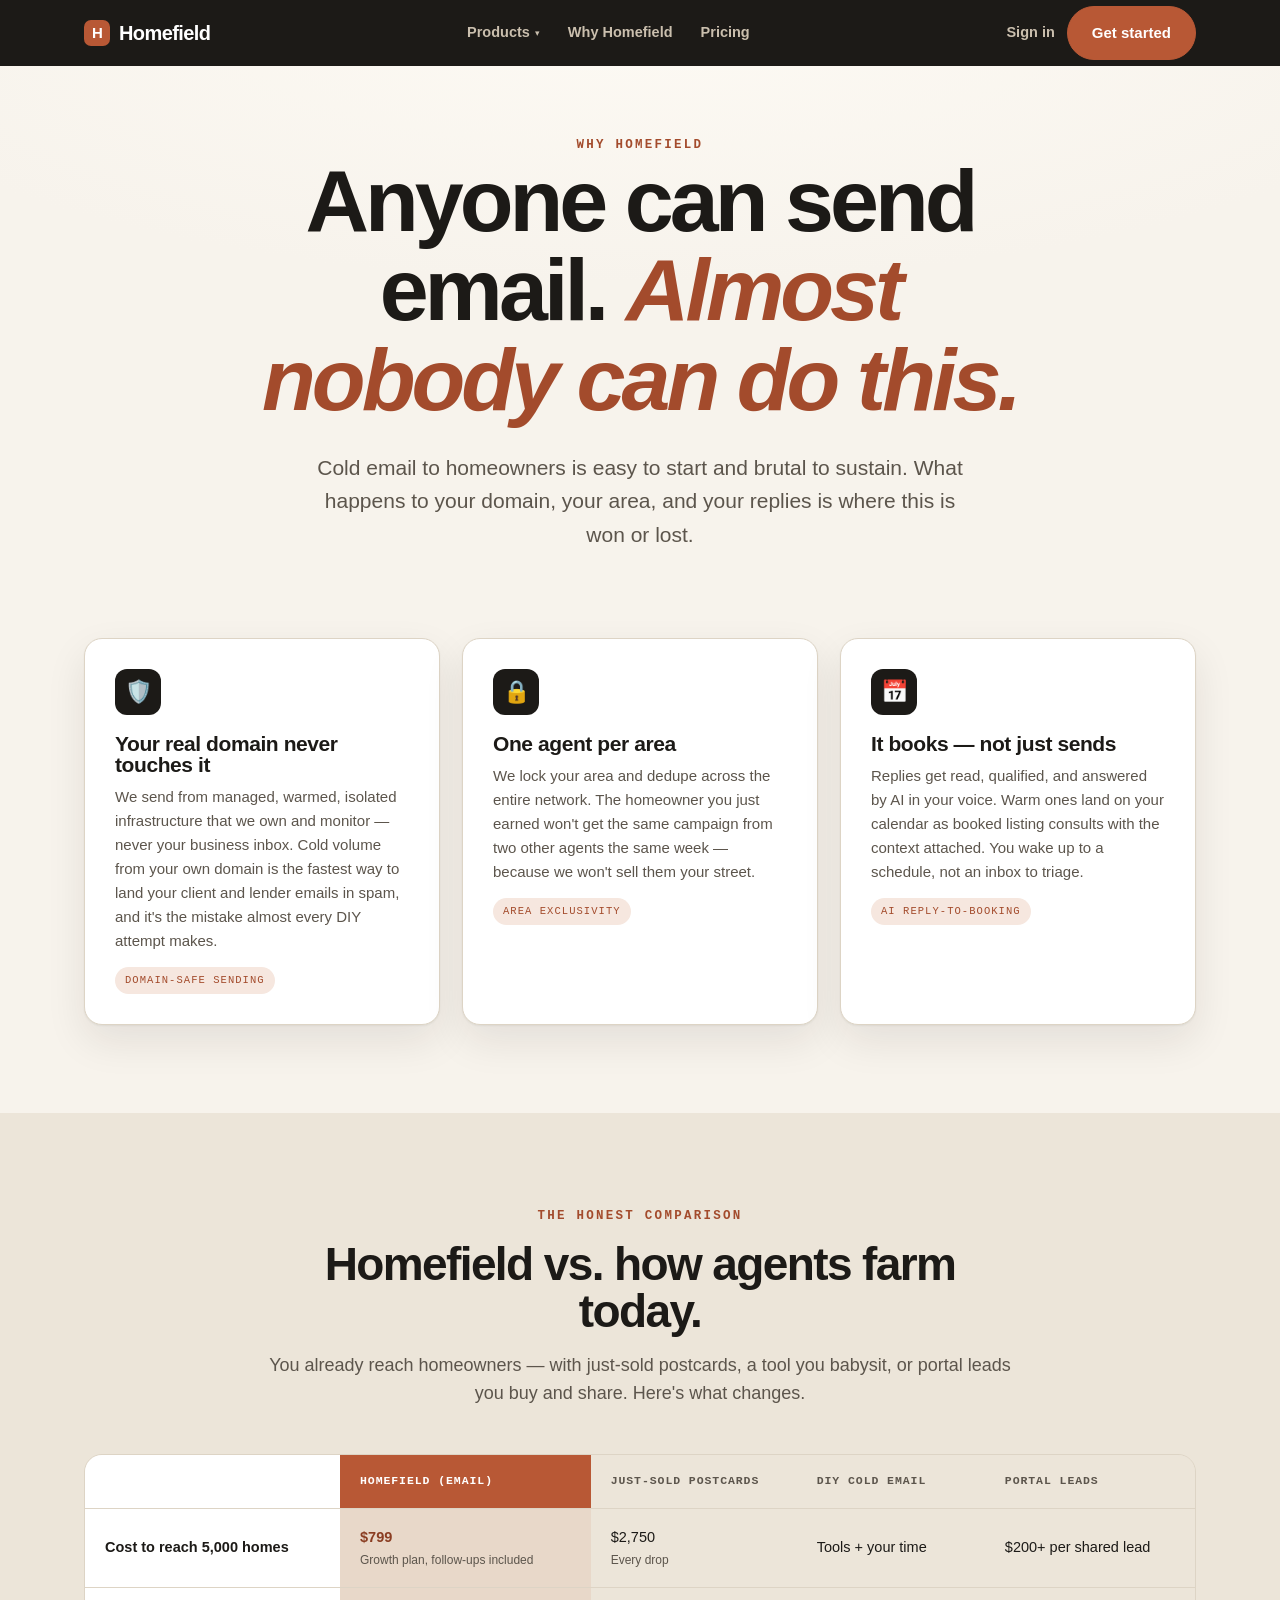
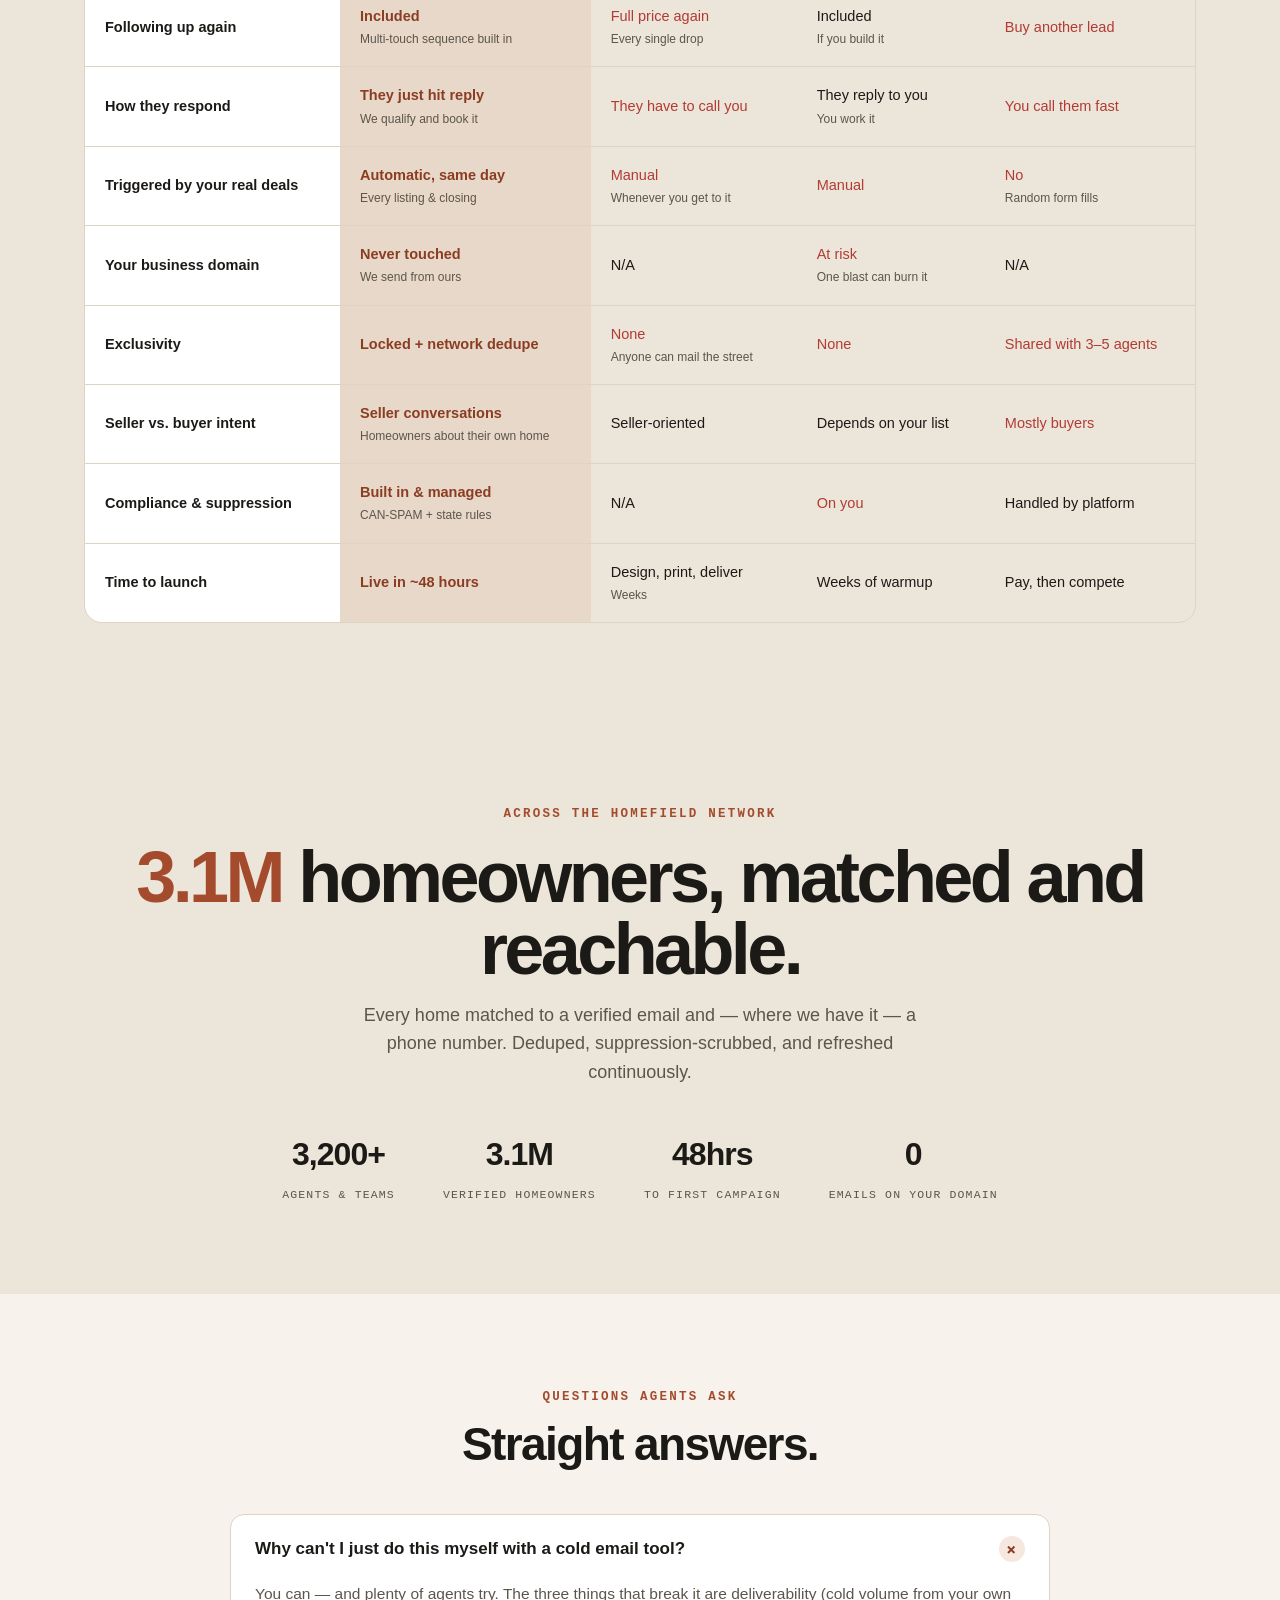
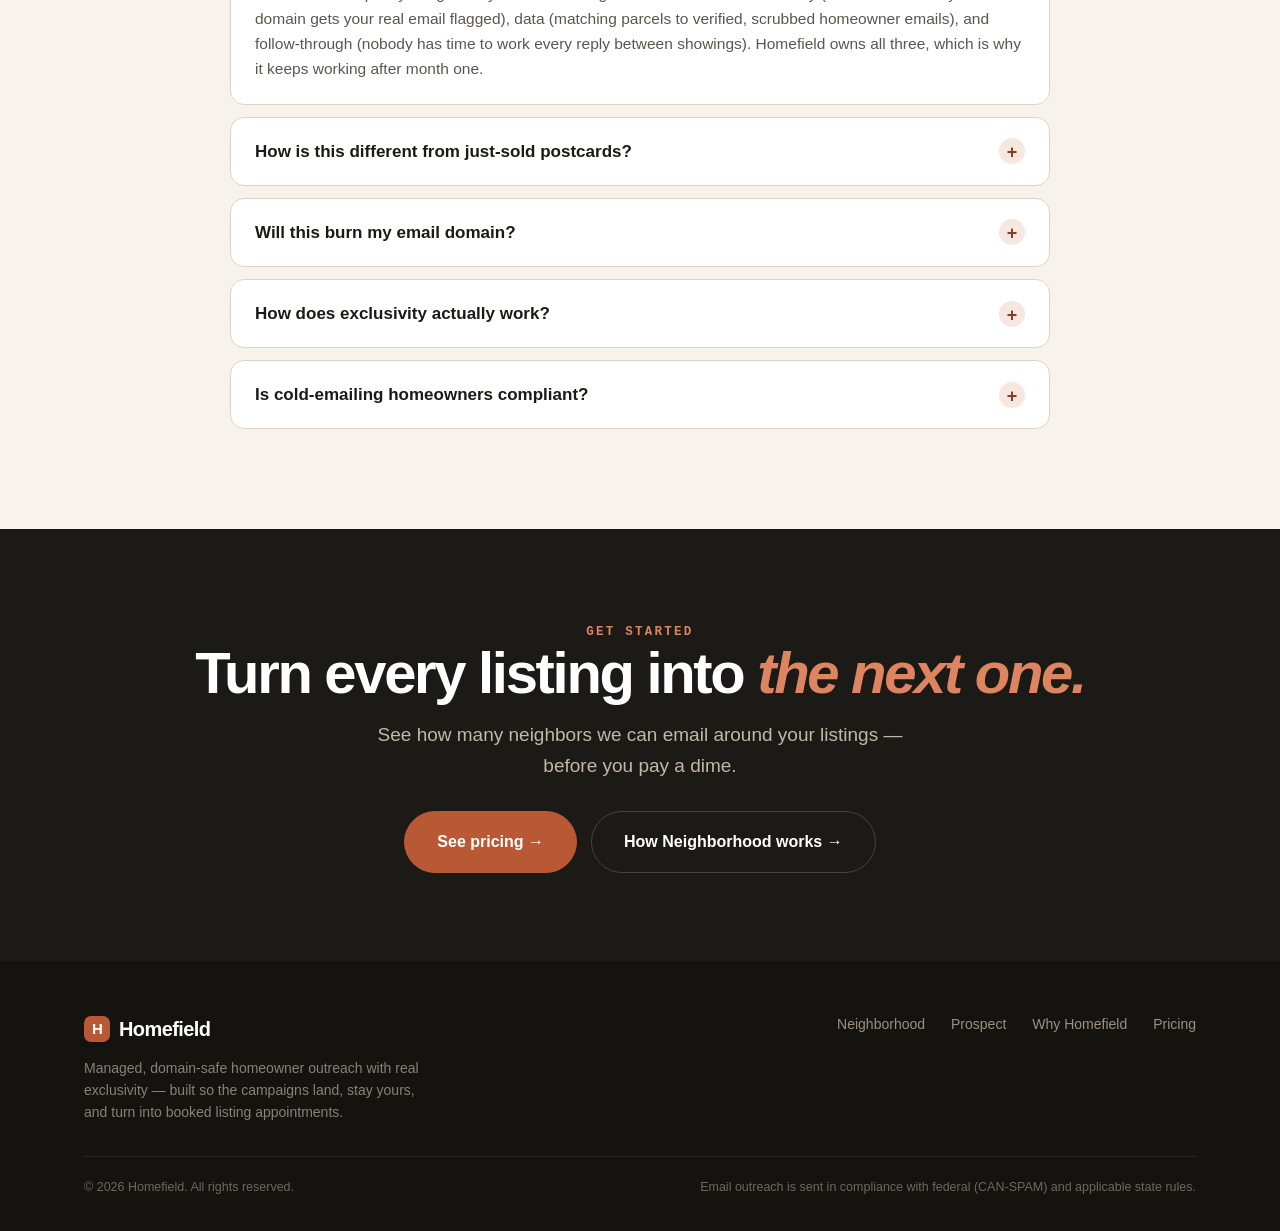
<file: agents/why.html>
<!DOCTYPE html>
<html lang="en">
<head>
<meta charset="UTF-8">
<meta name="viewport" content="width=device-width, initial-scale=1.0">
<title>Why Homefield — Homefield</title>
<meta name="description" content="Why Homefield beats just-sold postcards, DIY cold email, and portal leads for listing agents: managed domain-safe sending, area exclusivity with network dedupe, and AI that books listing appointments instead of dumping replies in your inbox.">
<link rel="stylesheet" href="styles.css?v=20260807-heloc">
</head>
<body>

<!-- NAV -->
<header class="nav">
  <div class="wrap nav-inner">
    <a href="index.html" class="logo"><span class="mark">H</span>Homefield</a>
    <nav class="nav-links">
      <div class="dropdown">
        <button class="ddtrigger" aria-haspopup="true">Products <span class="car">▾</span></button>
        <div class="ddmenu">
          <a href="index.html">Neighborhood<small>Every listing &amp; closing → the neighbors · from $449/mo</small></a>
          <a href="prospect.html">Prospect<small>Included · leftover credits go prospecting</small></a>
        </div>
      </div>
      <a href="why.html">Why Homefield</a>
      <a href="pricing.html">Pricing</a>
    </nav>
    <div class="nav-cta">
      <a href="#" class="signin">Sign in</a>
      <a href="pricing.html" class="btn btn-primary">Get started</a>
    </div>
  </div>
</header>

<!-- HERO -->
<section class="hero tight">
  <div class="wrap">
    <span class="eyebrow">Why Homefield</span>
    <h1>Anyone can send email. <em>Almost nobody can do this.</em></h1>
    <p class="sub">Cold email to homeowners is easy to start and brutal to sustain. What happens to your domain, your area, and your replies is where this is won or lost.</p>
  </div>
</section>

<!-- PILLARS -->
<section class="block" style="padding-top:24px">
  <div class="wrap">
    <div class="pillars">
      <div class="pillar">
        <div class="pic">🛡️</div>
        <h3>Your real domain never touches it</h3>
        <p>We send from managed, warmed, isolated infrastructure that we own and monitor — never your business inbox. Cold volume from your own domain is the fastest way to land your client and lender emails in spam, and it's the mistake almost every DIY attempt makes.</p>
        <span class="tag">Domain-safe sending</span>
      </div>
      <div class="pillar">
        <div class="pic">🔒</div>
        <h3>One agent per area</h3>
        <p>We lock your area and dedupe across the entire network. The homeowner you just earned won't get the same campaign from two other agents the same week — because we won't sell them your street.</p>
        <span class="tag">Area exclusivity</span>
      </div>
      <div class="pillar">
        <div class="pic">📅</div>
        <h3>It books — not just sends</h3>
        <p>Replies get read, qualified, and answered by AI in your voice. Warm ones land on your calendar as booked listing consults with the context attached. You wake up to a schedule, not an inbox to triage.</p>
        <span class="tag">AI reply-to-booking</span>
      </div>
    </div>
  </div>
</section>

<!-- COMPARISON -->
<section class="block tint">
  <div class="wrap">
    <div class="sec-head center">
      <span class="eyebrow">The honest comparison</span>
      <h2>Homefield vs. how agents farm today.</h2>
      <p>You already reach homeowners — with just-sold postcards, a tool you babysit, or portal leads you buy and share. Here's what changes.</p>
    </div>

    <div class="ctable-scroll">
      <table class="ctable">
        <thead>
          <tr><th></th><th class="us">Homefield (email)</th><th>Just-sold postcards</th><th>DIY cold email</th><th>Portal leads</th></tr>
        </thead>
        <tbody>
          <tr>
            <td>Cost to reach 5,000 homes</td>
            <td class="us"><span class="yes">$799</span><small>Growth plan, follow-ups included</small></td>
            <td>$2,750<small>Every drop</small></td>
            <td>Tools + your time</td>
            <td>$200+ per shared lead</td>
          </tr>
          <tr>
            <td>Following up again</td>
            <td class="us"><span class="yes">Included</span><small>Multi-touch sequence built in</small></td>
            <td><span class="no">Full price again</span><small>Every single drop</small></td>
            <td>Included<small>If you build it</small></td>
            <td><span class="no">Buy another lead</span></td>
          </tr>
          <tr>
            <td>How they respond</td>
            <td class="us"><span class="yes">They just hit reply</span><small>We qualify and book it</small></td>
            <td><span class="no">They have to call you</span></td>
            <td>They reply to you<small>You work it</small></td>
            <td><span class="no">You call them fast</span></td>
          </tr>
          <tr>
            <td>Triggered by your real deals</td>
            <td class="us"><span class="yes">Automatic, same day</span><small>Every listing &amp; closing</small></td>
            <td><span class="no">Manual</span><small>Whenever you get to it</small></td>
            <td><span class="no">Manual</span></td>
            <td><span class="no">No</span><small>Random form fills</small></td>
          </tr>
          <tr>
            <td>Your business domain</td>
            <td class="us"><span class="yes">Never touched</span><small>We send from ours</small></td>
            <td>N/A</td>
            <td><span class="no">At risk</span><small>One blast can burn it</small></td>
            <td>N/A</td>
          </tr>
          <tr>
            <td>Exclusivity</td>
            <td class="us"><span class="yes">Locked + network dedupe</span></td>
            <td><span class="no">None</span><small>Anyone can mail the street</small></td>
            <td><span class="no">None</span></td>
            <td><span class="no">Shared with 3–5 agents</span></td>
          </tr>
          <tr>
            <td>Seller vs. buyer intent</td>
            <td class="us"><span class="yes">Seller conversations</span><small>Homeowners about their own home</small></td>
            <td>Seller-oriented</td>
            <td>Depends on your list</td>
            <td><span class="no">Mostly buyers</span></td>
          </tr>
          <tr>
            <td>Compliance &amp; suppression</td>
            <td class="us"><span class="yes">Built in &amp; managed</span><small>CAN-SPAM + state rules</small></td>
            <td>N/A</td>
            <td><span class="no">On you</span></td>
            <td>Handled by platform</td>
          </tr>
          <tr>
            <td>Time to launch</td>
            <td class="us"><span class="yes">Live in ~48 hours</span></td>
            <td>Design, print, deliver<small>Weeks</small></td>
            <td>Weeks of warmup</td>
            <td>Pay, then compete</td>
          </tr>
        </tbody>
      </table>
    </div>
  </div>
</section>

<!-- NETWORK STAT -->
<section class="block netstat">
  <div class="wrap">
    <span class="eyebrow">Across the Homefield network</span>
    <div class="big" style="margin-top:16px"><em>3.1M</em> homeowners, matched and reachable.</div>
    <p>Every home matched to a verified email and — where we have it — a phone number. Deduped, suppression-scrubbed, and refreshed continuously.</p>
    <div class="row">
      <div class="s"><b>3,200+</b><span>Agents &amp; teams</span></div>
      <div class="s"><b>3.1M</b><span>Verified homeowners</span></div>
      <div class="s"><b>48hrs</b><span>To first campaign</span></div>
      <div class="s"><b>0</b><span>Emails on your domain</span></div>
    </div>
  </div>
</section>

<!-- FAQ -->
<section class="block">
  <div class="wrap">
    <div class="sec-head center">
      <span class="eyebrow">Questions agents ask</span>
      <h2>Straight answers.</h2>
    </div>
    <div class="faq">
      <details open>
        <summary>Why can't I just do this myself with a cold email tool? <span class="pm">+</span></summary>
        <div class="a">You can — and plenty of agents try. The three things that break it are deliverability (cold volume from your own domain gets your real email flagged), data (matching parcels to verified, scrubbed homeowner emails), and follow-through (nobody has time to work every reply between showings). Homefield owns all three, which is why it keeps working after month one.</div>
      </details>
      <details>
        <summary>How is this different from just-sold postcards? <span class="pm">+</span></summary>
        <div class="a">Postcards cost roughly double per drop, take one to two weeks to land, can't be followed up without paying full price again, and give the homeowner no way to respond except calling you. Homefield fires the same day your deal closes, includes the follow-up sequence, and the homeowner can reply in one tap — which we then qualify and book.</div>
      </details>
      <details>
        <summary>Will this burn my email domain? <span class="pm">+</span></summary>
        <div class="a">No. Every campaign runs on dedicated domains we buy, warm, and monitor. Your real business domain — the one your clients, lenders, and TCs run through — is never used for cold volume.</div>
      </details>
      <details>
        <summary>How does exclusivity actually work? <span class="pm">+</span></summary>
        <div class="a">We lock your area, so no other agent on Homefield can run campaigns to those homeowners. We also dedupe across the whole network, so a homeowner never receives two Homefield campaigns from competing agents.</div>
      </details>
      <details>
        <summary>Is cold-emailing homeowners compliant? <span class="pm">+</span></summary>
        <div class="a">We operate under federal cold-email rules (CAN-SPAM) plus applicable state requirements, with unsubscribe handling and auto-suppression built into every send. Compliance is managed for you rather than left as your problem.</div>
      </details>
    </div>
  </div>
</section>

<!-- CTA -->
<section class="block cta">
  <div class="wrap">
    <span class="eyebrow" style="color:var(--accent-light)">Get started</span>
    <h2>Turn every listing into <em>the next one.</em></h2>
    <p>See how many neighbors we can email around your listings — before you pay a dime.</p>
    <div class="cta-actions">
      <a href="pricing.html" class="btn btn-primary btn-lg">See pricing →</a>
      <a href="index.html" class="btn btn-ghost btn-lg">How Neighborhood works →</a>
    </div>
  </div>
</section>

<!-- FOOTER -->
<footer>
  <div class="wrap">
    <div class="foot-grid">
      <div>
        <a href="index.html" class="logo"><span class="mark">H</span>Homefield</a>
        <p>Managed, domain-safe homeowner outreach with real exclusivity — built so the campaigns land, stay yours, and turn into booked listing appointments.</p>
      </div>
      <div class="foot-links">
        <a href="index.html">Neighborhood</a>
        <a href="prospect.html">Prospect</a>
        <a href="why.html">Why Homefield</a>
        <a href="pricing.html">Pricing</a>
      </div>
    </div>
    <div class="foot-bottom">
      <span>© <span id="yr"></span> Homefield. All rights reserved.</span>
      <span>Email outreach is sent in compliance with federal (CAN-SPAM) and applicable state rules.</span>
    </div>
  </div>
</footer>

<script>document.getElementById('yr').textContent=new Date().getFullYear();</script>
</body>
</html>
</file>
<file: styles.css>
/* ===== Homefield shared styles ===== */
:root{
  --ink:#1c1a17;--ink-soft:#5c554c;--paper:#f7f3ec;--paper-2:#ece5d9;--card:#ffffff;--line:#ddd4c5;
  --navy:#1c1a17;--brand:#a34b2c;--brand-deep:#8a3d22;--brand-soft:#f6e7df;--accent:#b85835;--accent-light:#dd8460;--accent-ink:#ffffff;
  --shadow:0 1px 2px rgba(28,26,23,.06),0 16px 40px rgba(28,26,23,.09);--radius:18px;
  --sans:-apple-system,BlinkMacSystemFont,"Segoe UI",Inter,"Helvetica Neue",Arial,sans-serif;
  --mono:"SF Mono",ui-monospace,"Roboto Mono",Menlo,Consolas,monospace;
}
*{box-sizing:border-box;margin:0;padding:0}
html{scroll-behavior:smooth}
body{font-family:var(--sans);color:var(--ink);background:var(--paper);line-height:1.6;-webkit-font-smoothing:antialiased;text-rendering:optimizeLegibility}
.wrap{max-width:1160px;margin:0 auto;padding:0 24px}
a{color:inherit;text-decoration:none}
.mono{font-family:var(--mono);font-size:12px;letter-spacing:.16em;text-transform:uppercase;font-weight:600}
.eyebrow{font-family:var(--mono);font-size:12.5px;font-weight:600;letter-spacing:.18em;text-transform:uppercase;color:var(--brand);display:inline-block}
h1,h2,h3{font-weight:800;line-height:1.02;letter-spacing:-.03em}

.btn{display:inline-flex;align-items:center;gap:8px;font-family:var(--sans);font-weight:700;font-size:15px;padding:14px 24px;border-radius:999px;border:1.5px solid transparent;cursor:pointer;transition:.18s ease;white-space:nowrap}
.btn-primary{background:var(--accent);color:var(--accent-ink);border-color:var(--accent)}
.btn-primary:hover{filter:brightness(1.05);transform:translateY(-1px);box-shadow:0 8px 20px rgba(194,96,60,.35)}
.btn-dark{background:var(--navy);color:#fff;border-color:var(--navy)}
.btn-dark:hover{background:#100f0d;transform:translateY(-1px)}
.btn-ghost{background:transparent;color:var(--ink);border-color:var(--line)}
.btn-ghost:hover{border-color:var(--ink);background:#fff}
.btn-lg{padding:17px 32px;font-size:16px}

/* ===== NAV (identical on every page) ===== */
header.nav{position:sticky;top:0;z-index:50;background:var(--navy);color:#f2ede5}
.nav-inner{display:flex;align-items:center;justify-content:space-between;height:66px}
.logo{display:flex;align-items:center;gap:9px;font-weight:800;font-size:20px;letter-spacing:-.03em;color:#fff}
.logo .mark{width:26px;height:26px;border-radius:7px;background:var(--accent);display:grid;place-items:center;color:#fff;font-weight:900;font-size:15px}
.nav-links{display:flex;gap:28px;align-items:center;font-size:14.5px;font-weight:550;color:#cabfae}
.nav-links a:hover{color:#fff}
.nav-links a.on{color:#fff}
.nav-cta{display:flex;gap:12px;align-items:center}
.nav-cta .signin{font-size:14.5px;color:#cabfae;font-weight:550}
.nav-cta .signin:hover{color:#fff}
.dropdown{position:relative}
.ddtrigger{background:none;border:none;font:inherit;color:#cabfae;font-size:14.5px;font-weight:550;cursor:pointer;display:inline-flex;align-items:center;gap:5px;padding:0}
.dropdown:hover .ddtrigger{color:#fff}
.ddtrigger .car{font-size:9px;transition:.16s}
.dropdown:hover .ddtrigger .car{transform:rotate(180deg)}
.ddmenu{position:absolute;top:calc(100% + 16px);left:50%;transform:translateX(-50%) translateY(6px);background:var(--card);border:1px solid var(--line);border-radius:14px;box-shadow:var(--shadow);padding:8px;min-width:300px;opacity:0;visibility:hidden;transition:.16s ease;z-index:60}
.ddmenu::before{content:"";position:absolute;top:-16px;left:0;right:0;height:16px}
.dropdown:hover .ddmenu,.dropdown:focus-within .ddmenu{opacity:1;visibility:visible;transform:translateX(-50%) translateY(0)}
.ddmenu a{display:block;padding:11px 14px;border-radius:9px;color:var(--ink);font-size:14.5px;font-weight:650}
.ddmenu a small{display:block;font-size:12px;color:var(--ink-soft);font-weight:400;margin-top:1px}
.ddmenu a:hover{background:var(--brand-soft)}
.ddmenu a.active{background:var(--paper-2)}
@media(max-width:940px){.nav-links{display:none}.nav-cta .signin{display:none}}

/* ===== HERO ===== */
.hero{padding:74px 0 40px;text-align:center;background:radial-gradient(120% 90% at 50% -10%,#fdfaf4 0%,var(--paper) 55%)}
.hero.tight{padding:64px 0 30px}
.hero h1{font-size:clamp(42px,7.6vw,88px);letter-spacing:-.045em;margin:0 auto 26px;max-width:16ch}
.hero h1 em{font-style:italic;color:var(--brand)}
.hero p.sub{font-size:clamp(17px,2.2vw,21px);color:var(--ink-soft);max-width:660px;margin:0 auto 32px}
.hero-actions{display:flex;gap:14px;justify-content:center;flex-wrap:wrap}
.hero-sub2{margin-top:18px;font-size:13.5px;color:var(--ink-soft)}
.ptag{display:inline-flex;align-items:center;gap:8px;font-family:var(--mono);font-size:11px;letter-spacing:.12em;text-transform:uppercase;font-weight:700;padding:6px 13px;border-radius:999px;background:var(--brand-soft);color:var(--brand-deep);margin-bottom:16px}

/* ===== SECTION SHELL ===== */
section.block{padding:88px 0}
.sec-head{max-width:760px;margin-bottom:46px}
.sec-head.center{margin-left:auto;margin-right:auto;text-align:center}
.sec-head h2{font-size:clamp(30px,4.4vw,46px);margin:14px 0 16px;letter-spacing:-.035em}
.sec-head p{font-size:18px;color:var(--ink-soft)}
.tint{background:var(--paper-2)}

/* ===== PRODUCT CARD ===== */
.spot{padding:8px 0 80px}
.card1{max-width:680px;margin:0 auto;background:var(--card);border:1px solid var(--line);border-radius:22px;box-shadow:var(--shadow);padding:34px;text-align:left}
.card1 .status{display:flex;align-items:center;gap:9px;font-family:var(--mono);font-size:11.5px;letter-spacing:.14em;text-transform:uppercase;color:var(--ink-soft)}
.live{width:8px;height:8px;border-radius:50%;background:var(--accent);box-shadow:0 0 0 4px rgba(194,96,60,.25);animation:pulse 2s infinite;flex:0 0 auto}
@keyframes pulse{0%,100%{box-shadow:0 0 0 4px rgba(194,96,60,.25)}50%{box-shadow:0 0 0 7px rgba(194,96,60,.08)}}
.card1 .head{display:flex;align-items:center;gap:15px;margin:18px 0 16px}
.card1 .ic{width:56px;height:56px;border-radius:15px;display:grid;place-items:center;font-size:26px;background:var(--brand-soft);flex:0 0 auto}
.card1 .head h3{font-size:30px;letter-spacing:-.03em}
.card1 .head .role{font-family:var(--mono);font-size:11.5px;letter-spacing:.12em;text-transform:uppercase;color:var(--brand);margin-top:3px}
.card1 .say{font-size:16px;line-height:1.5;padding:16px 18px;border-radius:14px;margin-bottom:20px;background:var(--paper-2)}
.card1 .specs{display:flex;gap:12px;margin-bottom:18px}
.card1 .spec{flex:1;border-radius:12px;padding:12px 14px;border:1px solid var(--line)}
.card1 .spec .k{font-family:var(--mono);font-size:10.5px;letter-spacing:.1em;text-transform:uppercase;color:var(--ink-soft)}
.card1 .spec .v{font-size:16px;font-weight:750;margin-top:3px}
.card1 ul{list-style:none;margin-bottom:22px}
.card1 li{display:flex;gap:10px;padding:8px 0;font-size:15px}
.card1 li .c{color:var(--brand);font-weight:800;flex:0 0 auto}
.card1 .btn{width:100%;justify-content:center}

/* ===== EMAIL MOCKUP ===== */
.mailwrap{max-width:660px;margin:0 auto}
.mailcard{background:var(--card);border:1px solid var(--line);border-radius:18px;box-shadow:var(--shadow);overflow:hidden}
.mailtop{display:flex;align-items:center;gap:11px;padding:15px 20px;border-bottom:1px solid var(--line);background:var(--paper-2)}
.mailtop .av{width:38px;height:38px;border-radius:50%;background:var(--brand);color:#fff;display:grid;place-items:center;font-weight:800;font-size:14px;flex:0 0 auto}
.mailtop .who{font-size:14px;line-height:1.35;min-width:0}
.mailtop .who b{font-weight:700}
.mailtop .who span{display:block;color:var(--ink-soft);font-size:12.5px}
.mailtop .sent{margin-left:auto;font-family:var(--mono);font-size:10px;letter-spacing:.08em;text-transform:uppercase;color:var(--brand-deep);background:var(--brand-soft);padding:5px 10px;border-radius:999px;font-weight:700;white-space:nowrap}
.mailsub{padding:15px 20px 0;font-size:15.5px;font-weight:700}
.mailbody{padding:10px 20px 18px;font-size:15px;color:var(--ink-soft)}
.mailbody p{margin-bottom:11px}
.mailbody p:last-child{margin-bottom:0}
.mailreply{margin:0 20px 18px;background:var(--brand-soft);border-radius:14px;padding:15px 17px}
.mailreply .rl{font-family:var(--mono);font-size:10px;letter-spacing:.08em;text-transform:uppercase;color:var(--brand-deep);font-weight:700;margin-bottom:6px}
.mailreply em{font-style:italic;color:var(--ink);font-size:15px}
.mailbooked{display:flex;align-items:center;gap:10px;padding:14px 20px;border-top:1px solid var(--line);background:var(--navy);color:#fff;font-size:14px;font-weight:650}
.mailbooked .bi{width:24px;height:24px;border-radius:7px;background:var(--accent);color:#fff;display:grid;place-items:center;font-size:13px;font-weight:900;flex:0 0 auto}
.mailbooked span{color:#c3b8a8;font-weight:400;margin-left:auto;font-family:var(--mono);font-size:11px;letter-spacing:.06em;text-transform:uppercase}
.mailsteps{display:flex;gap:10px;justify-content:center;flex-wrap:wrap;margin-top:22px}
.mailsteps b{font-family:var(--mono);font-size:11px;letter-spacing:.08em;text-transform:uppercase;background:var(--card);border:1px solid var(--line);color:var(--ink-soft);padding:8px 14px;border-radius:999px;font-weight:600}
.mailsteps b.hi{background:var(--brand-soft);border-color:#e6d5c9;color:var(--brand-deep)}
@media(max-width:560px){.mailtop .sent{display:none}}

/* ===== LOGO STRIP ===== */
.strip{border-top:1px solid var(--line);border-bottom:1px solid var(--line);background:var(--paper-2)}
.strip-inner{padding:22px 0;text-align:center}
.strip .lead{font-family:var(--mono);font-size:12px;letter-spacing:.16em;text-transform:uppercase;color:var(--ink-soft);margin-bottom:14px}
.strip .logos{display:flex;gap:34px;justify-content:center;align-items:center;flex-wrap:wrap;font-weight:800;font-size:17px;letter-spacing:-.01em;color:#a89f92}
.strip .logos span{opacity:.85}

/* ===== DARK FLOW SECTIONS ===== */
.flows{background:var(--navy);color:#efe9e0}
.flows .eyebrow{color:var(--accent-light)}
.flows .sec-head h2{color:#fff}
.flows .sec-head p{color:#c3b8a8}
.steps3{display:grid;grid-template-columns:repeat(3,1fr);gap:20px}
.steps4{display:grid;grid-template-columns:repeat(4,1fr);gap:18px}
.st{background:#2b2723;border:1px solid #3d372f;border-radius:var(--radius);padding:26px}
.st .num{width:32px;height:32px;border-radius:9px;background:#302b25;color:var(--accent-light);display:grid;place-items:center;font-weight:800;font-size:14px;font-family:var(--mono);margin-bottom:14px}
.st b{font-size:17px;display:block;margin-bottom:6px;letter-spacing:-.01em;color:#fff}
.st p{font-size:14.5px;color:#c3b8a8}
.st .chips{margin-top:11px;display:flex;gap:7px;flex-wrap:wrap}
.st .chips span{font-family:var(--mono);font-size:10.5px;letter-spacing:.06em;text-transform:uppercase;color:#d8cec0;background:#302b25;border-radius:6px;padding:4px 8px}
@media(max-width:900px){.steps4{grid-template-columns:1fr 1fr}}
@media(max-width:860px){.steps3{grid-template-columns:1fr}}
@media(max-width:560px){.steps4{grid-template-columns:1fr}}

/* ===== TRIGGER / INDUSTRY CARDS ===== */
.trig{display:grid;grid-template-columns:repeat(3,1fr);gap:20px}
.tcard{background:var(--card);border:1px solid var(--line);border-radius:var(--radius);padding:26px;box-shadow:var(--shadow);display:flex;flex-direction:column}
.tcard .ic{font-size:26px;margin-bottom:12px}
.tcard .tline{font-family:var(--mono);font-size:10.5px;letter-spacing:.08em;text-transform:uppercase;color:var(--brand);background:var(--brand-soft);padding:5px 10px;border-radius:999px;display:inline-block;margin-bottom:11px;align-self:flex-start}
.tcard h3{font-size:18px;letter-spacing:-.02em;margin-bottom:8px}
.tcard p{font-size:14.5px;color:var(--ink-soft);flex:1}
.tcard .msg{margin-top:13px;padding:12px 14px;border-radius:12px;background:var(--paper-2);font-size:13.5px;font-style:italic}
@media(max-width:860px){.trig{grid-template-columns:1fr}}

/* ===== PILLARS ===== */
.pillars{display:grid;grid-template-columns:repeat(3,1fr);gap:22px}
.pillar{background:var(--card);border:1px solid var(--line);border-radius:var(--radius);padding:30px;box-shadow:var(--shadow)}
.pillar .pic{width:46px;height:46px;border-radius:12px;background:var(--navy);color:var(--accent-light);display:grid;place-items:center;font-size:22px;margin-bottom:18px}
.pillar h3{font-size:21px;letter-spacing:-.02em;margin-bottom:10px}
.pillar p{font-size:15px;color:var(--ink-soft)}
.pillar .tag{display:inline-block;margin-top:14px;font-family:var(--mono);font-size:10.5px;letter-spacing:.1em;text-transform:uppercase;color:var(--brand);background:var(--brand-soft);padding:5px 10px;border-radius:999px}
@media(max-width:860px){.pillars{grid-template-columns:1fr}}

/* ===== ADD-ON BANNER (Prospect on home) ===== */
.addon{background:var(--navy);color:#efe9e0}
.addonbox{display:grid;grid-template-columns:1.1fr .9fr;gap:44px;align-items:center}
.addon .eyebrow{color:var(--accent-light)}
.addon h2{font-size:clamp(30px,4.2vw,44px);color:#fff;letter-spacing:-.035em;margin:14px 0 16px}
.addon h2 em{font-style:italic;color:var(--accent-light)}
.addon p.lede{font-size:17.5px;color:#c3b8a8;margin-bottom:24px}
.addon .acts{display:flex;gap:12px;flex-wrap:wrap}
.addoncard{background:#2b2723;border:1px solid #3d372f;border-radius:20px;padding:30px}
.addoncard .kick{font-family:var(--mono);font-size:11px;letter-spacing:.12em;text-transform:uppercase;color:var(--accent-light);margin-bottom:10px}
.addoncard h3{font-size:26px;color:#fff;margin-bottom:4px}
.addoncard .pfrom{font-family:var(--mono);font-size:12px;color:#b5a998;margin-bottom:18px}
.addoncard ul{list-style:none}
.addoncard li{display:flex;gap:10px;padding:9px 0;font-size:14.5px;color:#e4dcd0;border-bottom:1px solid #332e28}
.addoncard li:last-child{border:none}
.addoncard li .c{color:var(--accent-light);font-weight:800;flex:0 0 auto}
@media(max-width:860px){.addonbox{grid-template-columns:1fr;gap:30px}}

/* ===== DONE-FOR-YOU SPLIT ===== */
.dfy{padding:8px 0 80px}
.dfybox{max-width:900px;margin:0 auto;background:var(--card);border:1px solid var(--line);border-radius:22px;box-shadow:var(--shadow);overflow:hidden}
.dfyhead{padding:22px 30px;border-bottom:1px solid var(--line);background:var(--paper-2);display:flex;align-items:center;gap:11px;flex-wrap:wrap}
.dfyhead .t{font-family:var(--mono);font-size:11.5px;letter-spacing:.14em;text-transform:uppercase;color:var(--ink-soft)}
.dfyhead .pill{margin-left:auto;font-family:var(--mono);font-size:10.5px;letter-spacing:.08em;text-transform:uppercase;color:var(--brand-deep);background:var(--brand-soft);padding:6px 12px;border-radius:999px;font-weight:700}
.dfycols{display:grid;grid-template-columns:1fr 1fr}
.dfycol{padding:28px 30px}
.dfycol:first-child{border-right:1px solid var(--line)}
.dfycol h4{font-family:var(--mono);font-size:11.5px;letter-spacing:.12em;text-transform:uppercase;margin-bottom:14px}
.dfycol.us h4{color:var(--brand)}
.dfycol.them h4{color:var(--ink-soft)}
.dfycol ul{list-style:none}
.dfycol li{display:flex;gap:10px;padding:9px 0;font-size:14.5px;border-bottom:1px solid var(--line)}
.dfycol li:last-child{border:none}
.dfycol.us li .c{color:var(--brand);font-weight:800;flex:0 0 auto}
.dfycol.them li{color:var(--ink-soft)}
.dfycol.them li .c{color:#b23b34;font-weight:800;flex:0 0 auto}
@media(max-width:860px){.dfycols{grid-template-columns:1fr}.dfycol:first-child{border-right:none;border-bottom:1px solid var(--line)}}

/* ===== INDUSTRIES GRID ===== */
.indgrid{display:grid;grid-template-columns:repeat(3,1fr);gap:22px}
.ind{background:var(--card);border:1px solid var(--line);border-radius:var(--radius);padding:28px;box-shadow:var(--shadow);display:flex;flex-direction:column}
.ind .ic{font-size:30px;margin-bottom:14px}
.ind h3{font-size:20px;letter-spacing:-.02em;margin-bottom:8px}
.ind .lede{font-size:14.5px;color:var(--ink-soft);margin-bottom:16px;flex:1}
.ind .row{border-top:1px solid var(--line);padding-top:11px;margin-top:11px;font-size:13.5px;display:flex;gap:9px}
.ind .row:first-of-type{margin-top:0}
.ind .row b{font-family:var(--mono);font-size:10px;letter-spacing:.08em;text-transform:uppercase;color:var(--brand);flex:0 0 auto;width:78px;padding-top:2px}
.ind .row span{color:var(--ink-soft)}
@media(max-width:860px){.indgrid{grid-template-columns:1fr}}

/* ===== INDUSTRY DEEP BLOCKS ===== */
.ideep{display:grid;grid-template-columns:.85fr 1.15fr;gap:44px;align-items:center;padding:44px 0;border-top:1px solid var(--line)}
.ideep:first-of-type{border-top:none;padding-top:0}
.ideep .ic-lg{font-size:44px;margin-bottom:14px}
.ideep h3{font-size:30px;letter-spacing:-.03em;margin-bottom:12px}
.ideep p{font-size:16px;color:var(--ink-soft)}
.ideep .prodrow{background:var(--card);border:1px solid var(--line);border-radius:var(--radius);padding:22px 24px;margin-bottom:14px;box-shadow:var(--shadow)}
.ideep .prodrow:last-child{margin-bottom:0}
.ideep .prodrow .pl{display:flex;align-items:center;gap:10px;margin-bottom:8px}
.ideep .prodrow .pl b{font-size:16.5px}
.ideep .prodrow .pl .chip{font-family:var(--mono);font-size:10px;letter-spacing:.08em;text-transform:uppercase;background:var(--brand-soft);color:var(--brand-deep);padding:4px 9px;border-radius:999px;font-weight:700}
.ideep .prodrow p{font-size:14.5px}
.ideep .quote{margin-top:12px;padding:13px 15px;border-radius:12px;background:var(--paper-2);font-size:14px;font-style:italic}
@media(max-width:860px){.ideep{grid-template-columns:1fr;gap:26px}}

/* ===== INSURANCE SPOTLIGHT ===== */
.ins{background:var(--navy);color:#efe9e0}
.ins .eyebrow{color:var(--accent-light)}
.ins .sec-head h2{color:#fff}
.ins .sec-head p{color:#c3b8a8}
.inswrap{display:grid;grid-template-columns:1.05fr .95fr;gap:44px;align-items:center}
.insfeat{list-style:none}
.insfeat li{display:flex;gap:14px;padding:16px 0;border-bottom:1px solid #332e28}
.insfeat li:last-child{border:none}
.insfeat .ic{flex:0 0 auto;width:32px;height:32px;border-radius:9px;background:#302b25;color:var(--accent-light);display:grid;place-items:center;font-size:15px;font-weight:800}
.insfeat b{font-size:16.5px;color:#fff;display:block;margin-bottom:3px}
.insfeat p{font-size:14.5px;color:#c3b8a8}
.instable{background:#2b2723;border:1px solid #3d372f;border-radius:var(--radius);overflow:hidden}
.instable .th{padding:16px 22px;border-bottom:1px solid #3d372f;font-family:var(--mono);font-size:11px;letter-spacing:.12em;text-transform:uppercase;color:#b5a998}
.insrow{display:flex;align-items:flex-start;gap:14px;padding:15px 22px;border-bottom:1px solid #332e28}
.insrow:last-child{border:none}
.insrow .k{flex:0 0 128px;font-size:13.5px;color:#9b9083}
.insrow .v{flex:1;font-size:14.5px;color:#fff;font-weight:650}
.insrow .v small{display:block;font-weight:400;font-size:12.5px;color:#9b9083;margin-top:2px}
.insrow .v.bad{color:#d98b7a;font-weight:600}
@media(max-width:860px){.inswrap{grid-template-columns:1fr;gap:32px}}

.minitag{font-family:var(--mono);font-size:9.5px;letter-spacing:.08em;text-transform:uppercase;background:var(--brand-soft);color:var(--brand-deep);padding:2px 7px;border-radius:999px;vertical-align:middle;font-weight:700}
/* ===== COMPACT ADD-ON BAR ===== */
.addonbar{background:var(--navy);color:#efe9e0;padding:34px 0}
.addonbar-inner{display:flex;align-items:center;gap:32px;justify-content:space-between;flex-wrap:wrap}
.addonbar-inner > div{flex:1 1 380px;min-width:0}
.addonbar h3{font-size:24px;color:#fff;letter-spacing:-.025em;margin:8px 0 6px}
.addonbar p{font-size:15.5px;color:#c3b8a8}
.addonbar p b{color:#fff}
.addonbar .btn{flex:0 0 auto}

/* ===== INDUSTRY PILLS (high level, home page) ===== */
.indpills{display:grid;grid-template-columns:repeat(4,1fr);gap:16px;margin:0 auto}
.indpill{display:block;background:var(--card);border:1px solid var(--line);border-radius:16px;padding:24px 22px;box-shadow:var(--shadow);transition:.16s ease;text-align:center}
.indpill:hover{transform:translateY(-3px);border-color:var(--brand)}
.indpill .ic{font-size:28px;display:block;margin-bottom:12px}
.indpill b{display:block;font-size:17.5px;letter-spacing:-.02em;margin-bottom:5px}
.indpill span{display:block;font-size:14px;color:var(--ink-soft);line-height:1.4}
@media(max-width:1000px){.indpills{grid-template-columns:1fr 1fr}}
@media(max-width:640px){.indpills{grid-template-columns:1fr;gap:14px}.indpill{text-align:left;display:flex;align-items:center;gap:16px;padding:18px 20px}.indpill .ic{margin-bottom:0;font-size:24px}}

/* ===== MINI COMPARE (compact cost + reply rate) ===== */
.minicompare{max-width:600px;margin:0 auto;background:var(--card);border:1px solid var(--line);border-radius:16px;box-shadow:var(--shadow);overflow:hidden}
.mcrow{display:grid;grid-template-columns:1fr 104px 104px;align-items:center;gap:12px;padding:15px 22px;border-top:1px solid var(--line)}
.mcrow:first-child{border-top:none}
.mchead{background:var(--paper-2);padding-top:11px;padding-bottom:11px}
.mchead .mcval{font-family:var(--mono);font-size:10px;letter-spacing:.08em;text-transform:uppercase;color:var(--ink-soft);font-weight:600}
.mcrow.us{background:rgba(194,96,60,.14)}
.mcname{font-size:15.5px;font-weight:700;line-height:1.25}
.mcname small{display:block;font-weight:400;font-size:12.5px;color:var(--ink-soft);margin-top:1px}
.mcrow.us .mcname{color:var(--brand-deep)}
.mcval{text-align:right;font-size:18px;font-weight:800;letter-spacing:-.02em}
.mcrow.us .mcval{color:var(--brand-deep)}
.mcnote{max-width:600px;margin:14px auto 0;font-size:12px;color:var(--ink-soft);text-align:center;line-height:1.5}
@media(max-width:600px){
  .mcrow{grid-template-columns:1fr 66px 66px;gap:8px;padding:13px 15px}
  .mcname{font-size:14px}
  .mcname small{font-size:11.5px}
  .mcval{font-size:15.5px}
  .mchead .mcval{font-size:9px}
}

/* ===== COMPARISON TABLE ===== */
.ctable-scroll{overflow-x:auto;-webkit-overflow-scrolling:touch;border-radius:var(--radius);border:1px solid var(--line)}
.ctable{width:100%;border-collapse:separate;border-spacing:0;font-size:14.5px;min-width:700px}
.ctable th,.ctable td{padding:17px 20px;text-align:left;vertical-align:middle;border-bottom:1px solid var(--line)}
.ctable thead th{font-family:var(--mono);font-size:11.5px;letter-spacing:.08em;text-transform:uppercase;color:var(--ink-soft);font-weight:600;background:var(--paper-2)}
.ctable thead th.us{color:#fff;background:var(--accent)}
.ctable td:first-child,.ctable th:first-child{font-weight:700;min-width:180px;background:var(--card)}
.ctable .us{background:rgba(194,96,60,.10);font-weight:650}
.ctable td .yes{color:var(--brand-deep);font-weight:750}
.ctable td .no{color:#b23b34}
.ctable tbody tr:last-child td{border-bottom:none}
.ctable td small{display:block;color:var(--ink-soft);font-weight:400;font-size:12px;margin-top:2px}

/* ===== NETWORK STAT ===== */
.netstat{text-align:center;background:var(--paper-2)}
.netstat .big{font-size:clamp(38px,6.4vw,72px);font-weight:800;letter-spacing:-.05em;line-height:1}
.netstat .big em{font-style:normal;color:var(--brand)}
.netstat p{font-size:18px;color:var(--ink-soft);max-width:560px;margin:16px auto 0}
.netstat .row{display:flex;gap:48px;justify-content:center;flex-wrap:wrap;margin-top:42px}
.netstat .row .s b{font-size:32px;font-weight:800;letter-spacing:-.03em;display:block}
.netstat .row .s span{font-family:var(--mono);font-size:11.5px;letter-spacing:.1em;text-transform:uppercase;color:var(--ink-soft)}

/* ===== PRICING ===== */
.plabel{display:flex;align-items:center;gap:14px;margin:0 0 20px}
.plabel .pl-ic{width:40px;height:40px;border-radius:11px;background:var(--brand-soft);display:grid;place-items:center;font-size:19px;flex:0 0 auto}
.plabel h3{font-size:24px;letter-spacing:-.025em}
.plabel .pl-sub{font-size:14px;color:var(--ink-soft)}
.plabel .pl-jump{margin-left:auto;font-family:var(--mono);font-size:11px;letter-spacing:.08em;text-transform:uppercase;color:var(--brand);font-weight:700;border:1px solid var(--line);padding:7px 13px;border-radius:999px;background:#fff}
.plabel .pl-jump:hover{border-color:var(--brand)}
.pgrid{display:grid;grid-template-columns:repeat(3,1fr);gap:20px;align-items:stretch}
.plan{background:var(--card);border:1px solid var(--line);border-radius:var(--radius);padding:28px;display:flex;flex-direction:column;box-shadow:var(--shadow)}
.plan.feat{background:var(--navy);color:#f1ece4;border-color:var(--navy);position:relative}
.plan .pn{font-family:var(--mono);font-size:11.5px;letter-spacing:.12em;text-transform:uppercase;color:var(--brand)}
.plan.feat .pn{color:var(--accent-light)}
.plan .pr{font-size:38px;font-weight:800;letter-spacing:-.03em;margin:10px 0 2px}
.plan .pr span{font-size:15px;font-weight:600;color:var(--ink-soft)}
.plan.feat .pr span{color:#c3b8a8}
.plan .pd{font-size:13.5px;color:var(--ink-soft);min-height:40px}
.plan.feat .pd{color:#c3b8a8}
.plan ul{list-style:none;margin:16px 0 22px;flex:1}
.plan li{display:flex;gap:9px;padding:7px 0;font-size:14px;border-bottom:1px solid var(--line)}
.plan.feat li{border-color:#3d372f}
.plan li:last-child{border:none}
.plan li .c{color:var(--brand);font-weight:800;flex:0 0 auto}
.plan.feat li .c{color:var(--accent-light)}
.plan .btn{width:100%;justify-content:center}
.plan .flag{position:absolute;top:-12px;left:50%;transform:translateX(-50%);background:var(--accent);color:var(--accent-ink);font-family:var(--mono);font-size:10.5px;letter-spacing:.1em;text-transform:uppercase;font-weight:700;padding:6px 14px;border-radius:999px}
.price-foot{text-align:center;font-size:13.5px;color:var(--ink-soft)}
@media(max-width:860px){.pgrid{grid-template-columns:1fr}.plabel .pl-jump{display:none}}

/* ===== PAY-AS-YOU-GO BADGE LINE ===== */
.paybadges{display:flex;gap:10px;justify-content:center;flex-wrap:wrap;margin:0 0 26px}
.paybadges span{font-family:var(--mono);font-size:10.5px;letter-spacing:.1em;text-transform:uppercase;font-weight:700;color:var(--brand-deep);background:var(--brand-soft);border:1px solid #e6d5c9;padding:7px 13px;border-radius:999px}

/* ===== SINGLE WIDE PLAN (Prospect) ===== */
.planwide{background:var(--navy);color:#f1ece4;border-radius:var(--radius);padding:38px 40px;display:grid;grid-template-columns:.85fr 1.15fr;gap:44px;align-items:center;box-shadow:var(--shadow)}
.planwide .pn{font-family:var(--mono);font-size:11.5px;letter-spacing:.12em;text-transform:uppercase;color:var(--accent-light)}
.planwide .pw-from{font-size:13.5px;color:#c3b8a8;margin-top:16px;font-family:var(--mono);letter-spacing:.06em;text-transform:uppercase}
.planwide .pw-price{font-size:clamp(40px,5vw,54px);font-weight:800;letter-spacing:-.04em;line-height:1;margin:6px 0 8px;color:#fff}
.planwide .pw-price span{font-size:17px;font-weight:600;color:#c3b8a8;letter-spacing:0}
.planwide .pw-vol{display:inline-block;font-size:14px;color:#e4dcd0;background:rgba(194,96,60,.14);border:1px solid #4a4238;border-radius:999px;padding:7px 14px;margin-bottom:16px}
.planwide .pw-vol b{color:var(--accent-light);font-weight:800}
.planwide .pw-desc{font-size:14.5px;color:#c3b8a8;margin-bottom:24px}
.planwide .btn{width:100%;justify-content:center}
.planwide h4{font-family:var(--mono);font-size:11.5px;letter-spacing:.12em;text-transform:uppercase;color:var(--accent-light);margin-bottom:12px}
.planwide ul{list-style:none;display:grid;grid-template-columns:1fr 1fr;gap:0 24px}
.planwide li{display:flex;gap:9px;padding:7px 0;font-size:14.5px;color:#e4dcd0;line-height:1.4}
.planwide li .c{color:var(--accent-light);font-weight:800;flex:0 0 auto}
@media(max-width:860px){
  .planwide{grid-template-columns:1fr;gap:28px;padding:30px 26px}
  .planwide ul{grid-template-columns:1fr}
}

/* ===== 4-UP PLAN GRID ===== */
.pgrid4{display:grid;grid-template-columns:repeat(4,1fr);gap:18px;align-items:stretch}
.pgrid4 .plan{padding:26px 22px}
.pgrid4 .plan .pr{font-size:34px}
.pgrid4 .plan .pd{min-height:34px;font-size:13px}
.pgrid4 .plan li{font-size:13.5px;padding:6px 0}
@media(max-width:1040px){.pgrid4{grid-template-columns:1fr 1fr}}
@media(max-width:620px){.pgrid4{grid-template-columns:1fr}}

/* homes-per-month badge on each plan */
.plan .homes{display:inline-block;font-family:var(--mono);font-size:11px;letter-spacing:.06em;text-transform:uppercase;font-weight:700;background:var(--brand-soft);color:var(--brand-deep);padding:5px 10px;border-radius:999px;margin:10px 0 2px}
.plan.feat .homes{background:rgba(221,132,96,.16);color:var(--accent-light)}

/* ===== HOW CREDITS SPEND ===== */
.credits{display:grid;grid-template-columns:repeat(3,1fr);gap:18px;margin-bottom:30px}
.credit{background:var(--card);border:1px solid var(--line);border-radius:14px;padding:22px 24px;box-shadow:var(--shadow);position:relative}
.credit .cnum{font-family:var(--mono);font-size:11px;letter-spacing:.1em;color:var(--brand);font-weight:700;margin-bottom:8px}
.credit b{display:block;font-size:16.5px;letter-spacing:-.01em;margin-bottom:5px}
.credit p{font-size:14px;color:var(--ink-soft);line-height:1.45}
.credit.hi{background:var(--brand-soft);border-color:#e6d5c9}
@media(max-width:860px){.credits{grid-template-columns:1fr}}

/* overage callout */
.overage{display:flex;align-items:center;justify-content:center;gap:10px;flex-wrap:wrap;background:var(--paper-2);border:1px solid var(--line);border-radius:14px;padding:16px 22px;margin-top:22px;font-size:14.5px;color:var(--ink-soft)}
.overage b{color:var(--ink)}
.overage .tag2{font-family:var(--mono);font-size:10.5px;letter-spacing:.08em;text-transform:uppercase;font-weight:700;background:var(--accent);color:#fff;padding:5px 11px;border-radius:999px}

/* ===== WHAT THE SUBSCRIPTION COVERS ===== */
.stack{margin-top:34px;background:var(--card);border:1px solid var(--line);border-radius:var(--radius);box-shadow:var(--shadow);overflow:hidden}
.stackhead{padding:16px 24px;border-bottom:1px solid var(--line);background:var(--paper-2);display:flex;align-items:baseline;justify-content:space-between;gap:14px;flex-wrap:wrap}
.stackhead b{font-family:var(--mono);font-size:11.5px;letter-spacing:.12em;text-transform:uppercase;color:var(--ink-soft);font-weight:600}
.stackhead .onyourown{font-family:var(--mono);font-size:10.5px;letter-spacing:.08em;text-transform:uppercase;color:var(--ink-soft)}
.stackgrid{display:grid;grid-template-columns:repeat(4,1fr)}
.stackitem{padding:22px 24px;border-right:1px solid var(--line)}
.stackitem:last-child{border-right:none}
.stackitem .si{font-size:22px;display:block;margin-bottom:10px}
.stackitem b{display:block;font-size:15.5px;letter-spacing:-.01em;margin-bottom:5px}
.stackitem p{font-size:13.5px;color:var(--ink-soft);line-height:1.45;margin-bottom:12px}
.stackitem .cost{display:inline-block;font-family:var(--mono);font-size:11px;letter-spacing:.04em;font-weight:700;color:var(--brand-deep);background:var(--brand-soft);padding:5px 10px;border-radius:999px}
.stackfoot{padding:16px 24px;border-top:1px solid var(--line);background:var(--paper-2);font-size:14px;color:var(--ink-soft);text-align:center}
.stackfoot b{color:var(--ink)}
@media(max-width:900px){
  .stackgrid{grid-template-columns:1fr 1fr}
  .stackitem:nth-child(2){border-right:none}
  .stackitem:nth-child(1),.stackitem:nth-child(2){border-bottom:1px solid var(--line)}
}
@media(max-width:560px){
  .stackgrid{grid-template-columns:1fr}
  .stackitem{border-right:none;border-bottom:1px solid var(--line)}
  .stackitem:last-child{border-bottom:none}
}

/* pricing teaser box */
.ptease{background:var(--paper-2);text-align:center}
.ptease .box{max-width:720px;margin:0 auto;background:var(--card);border:1px solid var(--line);border-radius:22px;padding:38px;box-shadow:var(--shadow)}
.ptease .from{font-family:var(--mono);font-size:11.5px;letter-spacing:.12em;text-transform:uppercase;color:var(--brand)}
.ptease .big{font-size:52px;font-weight:800;letter-spacing:-.04em;margin:8px 0 4px}
.ptease .big span{font-size:17px;font-weight:600;color:var(--ink-soft)}
.ptease p{font-size:16px;color:var(--ink-soft);margin-bottom:24px}

/* ===== FAQ ===== */
.faq{max-width:820px;margin:0 auto}
details{background:var(--card);border:1px solid var(--line);border-radius:14px;margin-bottom:12px;overflow:hidden}
details summary{list-style:none;cursor:pointer;padding:20px 24px;font-weight:700;font-size:17px;display:flex;justify-content:space-between;align-items:center;gap:16px}
details summary::-webkit-details-marker{display:none}
details summary .pm{flex:0 0 auto;width:26px;height:26px;border-radius:50%;background:var(--brand-soft);color:var(--brand-deep);display:grid;place-items:center;font-size:18px;font-weight:600;transition:.2s}
details[open] summary .pm{transform:rotate(45deg)}
details .a{padding:0 24px 22px;color:var(--ink-soft);font-size:15.5px}

/* ===== CTA ===== */
.cta{background:var(--navy);color:#fff;text-align:center}
.cta h2{font-size:clamp(34px,5vw,58px);letter-spacing:-.04em;margin-bottom:18px}
.cta h2 em{font-style:italic;color:var(--accent-light)}
.cta p{color:#c3b8a8;font-size:19px;max-width:540px;margin:0 auto 30px}
.cta-actions{display:flex;gap:14px;justify-content:center;flex-wrap:wrap}
.cta .btn-ghost{color:#fff;border-color:#4a4238}
.cta .btn-ghost:hover{border-color:#fff;background:transparent}

/* ===== FOOTER ===== */
footer{background:#141310;color:#9b9083;padding:52px 0 34px}
.foot-grid{display:flex;justify-content:space-between;align-items:flex-start;gap:30px;flex-wrap:wrap;margin-bottom:32px}
.foot-grid .logo{color:#fff}
.foot-grid p{font-size:14px;color:#8a8175;max-width:340px;margin-top:12px}
.foot-links{display:flex;gap:26px;font-size:14px;flex-wrap:wrap}
.foot-links a:hover{color:#fff}
.foot-bottom{border-top:1px solid #2a2621;padding-top:20px;display:flex;justify-content:space-between;gap:16px;flex-wrap:wrap;font-size:12.5px;color:#6f675c}
</file>
<file: agents/styles.css>
/* ===== Homefield shared styles ===== */
:root{
  --ink:#1c1a17;--ink-soft:#5c554c;--paper:#f7f3ec;--paper-2:#ece5d9;--card:#ffffff;--line:#ddd4c5;
  --navy:#1c1a17;--brand:#a34b2c;--brand-deep:#8a3d22;--brand-soft:#f6e7df;--accent:#b85835;--accent-light:#dd8460;--accent-ink:#ffffff;
  --shadow:0 1px 2px rgba(28,26,23,.06),0 16px 40px rgba(28,26,23,.09);--radius:18px;
  --sans:-apple-system,BlinkMacSystemFont,"Segoe UI",Inter,"Helvetica Neue",Arial,sans-serif;
  --mono:"SF Mono",ui-monospace,"Roboto Mono",Menlo,Consolas,monospace;
}
*{box-sizing:border-box;margin:0;padding:0}
html{scroll-behavior:smooth}
body{font-family:var(--sans);color:var(--ink);background:var(--paper);line-height:1.6;-webkit-font-smoothing:antialiased;text-rendering:optimizeLegibility}
.wrap{max-width:1160px;margin:0 auto;padding:0 24px}
a{color:inherit;text-decoration:none}
.mono{font-family:var(--mono);font-size:12px;letter-spacing:.16em;text-transform:uppercase;font-weight:600}
.eyebrow{font-family:var(--mono);font-size:12.5px;font-weight:600;letter-spacing:.18em;text-transform:uppercase;color:var(--brand);display:inline-block}
h1,h2,h3{font-weight:800;line-height:1.02;letter-spacing:-.03em}

.btn{display:inline-flex;align-items:center;gap:8px;font-family:var(--sans);font-weight:700;font-size:15px;padding:14px 24px;border-radius:999px;border:1.5px solid transparent;cursor:pointer;transition:.18s ease;white-space:nowrap}
.btn-primary{background:var(--accent);color:var(--accent-ink);border-color:var(--accent)}
.btn-primary:hover{filter:brightness(1.05);transform:translateY(-1px);box-shadow:0 8px 20px rgba(194,96,60,.35)}
.btn-dark{background:var(--navy);color:#fff;border-color:var(--navy)}
.btn-dark:hover{background:#100f0d;transform:translateY(-1px)}
.btn-ghost{background:transparent;color:var(--ink);border-color:var(--line)}
.btn-ghost:hover{border-color:var(--ink);background:#fff}
.btn-lg{padding:17px 32px;font-size:16px}

/* ===== NAV (identical on every page) ===== */
header.nav{position:sticky;top:0;z-index:50;background:var(--navy);color:#f2ede5}
.nav-inner{display:flex;align-items:center;justify-content:space-between;height:66px}
.logo{display:flex;align-items:center;gap:9px;font-weight:800;font-size:20px;letter-spacing:-.03em;color:#fff}
.logo .mark{width:26px;height:26px;border-radius:7px;background:var(--accent);display:grid;place-items:center;color:#fff;font-weight:900;font-size:15px}
.nav-links{display:flex;gap:28px;align-items:center;font-size:14.5px;font-weight:550;color:#cabfae}
.nav-links a:hover{color:#fff}
.nav-links a.on{color:#fff}
.nav-cta{display:flex;gap:12px;align-items:center}
.nav-cta .signin{font-size:14.5px;color:#cabfae;font-weight:550}
.nav-cta .signin:hover{color:#fff}
.dropdown{position:relative}
.ddtrigger{background:none;border:none;font:inherit;color:#cabfae;font-size:14.5px;font-weight:550;cursor:pointer;display:inline-flex;align-items:center;gap:5px;padding:0}
.dropdown:hover .ddtrigger{color:#fff}
.ddtrigger .car{font-size:9px;transition:.16s}
.dropdown:hover .ddtrigger .car{transform:rotate(180deg)}
.ddmenu{position:absolute;top:calc(100% + 16px);left:50%;transform:translateX(-50%) translateY(6px);background:var(--card);border:1px solid var(--line);border-radius:14px;box-shadow:var(--shadow);padding:8px;min-width:300px;opacity:0;visibility:hidden;transition:.16s ease;z-index:60}
.ddmenu::before{content:"";position:absolute;top:-16px;left:0;right:0;height:16px}
.dropdown:hover .ddmenu,.dropdown:focus-within .ddmenu{opacity:1;visibility:visible;transform:translateX(-50%) translateY(0)}
.ddmenu a{display:block;padding:11px 14px;border-radius:9px;color:var(--ink);font-size:14.5px;font-weight:650}
.ddmenu a small{display:block;font-size:12px;color:var(--ink-soft);font-weight:400;margin-top:1px}
.ddmenu a:hover{background:var(--brand-soft)}
.ddmenu a.active{background:var(--paper-2)}
@media(max-width:940px){.nav-links{display:none}.nav-cta .signin{display:none}}

/* ===== HERO ===== */
.hero{padding:74px 0 40px;text-align:center;background:radial-gradient(120% 90% at 50% -10%,#fdfaf4 0%,var(--paper) 55%)}
.hero.tight{padding:64px 0 30px}
.hero h1{font-size:clamp(42px,7.6vw,88px);letter-spacing:-.045em;margin:0 auto 26px;max-width:16ch}
.hero h1 em{font-style:italic;color:var(--brand)}
.hero p.sub{font-size:clamp(17px,2.2vw,21px);color:var(--ink-soft);max-width:660px;margin:0 auto 32px}
.hero-actions{display:flex;gap:14px;justify-content:center;flex-wrap:wrap}
.hero-sub2{margin-top:18px;font-size:13.5px;color:var(--ink-soft)}
.ptag{display:inline-flex;align-items:center;gap:8px;font-family:var(--mono);font-size:11px;letter-spacing:.12em;text-transform:uppercase;font-weight:700;padding:6px 13px;border-radius:999px;background:var(--brand-soft);color:var(--brand-deep);margin-bottom:16px}

/* ===== SECTION SHELL ===== */
section.block{padding:88px 0}
.sec-head{max-width:760px;margin-bottom:46px}
.sec-head.center{margin-left:auto;margin-right:auto;text-align:center}
.sec-head h2{font-size:clamp(30px,4.4vw,46px);margin:14px 0 16px;letter-spacing:-.035em}
.sec-head p{font-size:18px;color:var(--ink-soft)}
.tint{background:var(--paper-2)}

/* ===== PRODUCT CARD ===== */
.spot{padding:8px 0 80px}
.card1{max-width:680px;margin:0 auto;background:var(--card);border:1px solid var(--line);border-radius:22px;box-shadow:var(--shadow);padding:34px;text-align:left}
.card1 .status{display:flex;align-items:center;gap:9px;font-family:var(--mono);font-size:11.5px;letter-spacing:.14em;text-transform:uppercase;color:var(--ink-soft)}
.live{width:8px;height:8px;border-radius:50%;background:var(--accent);box-shadow:0 0 0 4px rgba(194,96,60,.25);animation:pulse 2s infinite;flex:0 0 auto}
@keyframes pulse{0%,100%{box-shadow:0 0 0 4px rgba(194,96,60,.25)}50%{box-shadow:0 0 0 7px rgba(194,96,60,.08)}}
.card1 .head{display:flex;align-items:center;gap:15px;margin:18px 0 16px}
.card1 .ic{width:56px;height:56px;border-radius:15px;display:grid;place-items:center;font-size:26px;background:var(--brand-soft);flex:0 0 auto}
.card1 .head h3{font-size:30px;letter-spacing:-.03em}
.card1 .head .role{font-family:var(--mono);font-size:11.5px;letter-spacing:.12em;text-transform:uppercase;color:var(--brand);margin-top:3px}
.card1 .say{font-size:16px;line-height:1.5;padding:16px 18px;border-radius:14px;margin-bottom:20px;background:var(--paper-2)}
.card1 .specs{display:flex;gap:12px;margin-bottom:18px}
.card1 .spec{flex:1;border-radius:12px;padding:12px 14px;border:1px solid var(--line)}
.card1 .spec .k{font-family:var(--mono);font-size:10.5px;letter-spacing:.1em;text-transform:uppercase;color:var(--ink-soft)}
.card1 .spec .v{font-size:16px;font-weight:750;margin-top:3px}
.card1 ul{list-style:none;margin-bottom:22px}
.card1 li{display:flex;gap:10px;padding:8px 0;font-size:15px}
.card1 li .c{color:var(--brand);font-weight:800;flex:0 0 auto}
.card1 .btn{width:100%;justify-content:center}

/* ===== EMAIL MOCKUP ===== */
.mailwrap{max-width:660px;margin:0 auto}
.mailcard{background:var(--card);border:1px solid var(--line);border-radius:18px;box-shadow:var(--shadow);overflow:hidden}
.mailtop{display:flex;align-items:center;gap:11px;padding:15px 20px;border-bottom:1px solid var(--line);background:var(--paper-2)}
.mailtop .av{width:38px;height:38px;border-radius:50%;background:var(--brand);color:#fff;display:grid;place-items:center;font-weight:800;font-size:14px;flex:0 0 auto}
.mailtop .who{font-size:14px;line-height:1.35;min-width:0}
.mailtop .who b{font-weight:700}
.mailtop .who span{display:block;color:var(--ink-soft);font-size:12.5px}
.mailtop .sent{margin-left:auto;font-family:var(--mono);font-size:10px;letter-spacing:.08em;text-transform:uppercase;color:var(--brand-deep);background:var(--brand-soft);padding:5px 10px;border-radius:999px;font-weight:700;white-space:nowrap}
.mailsub{padding:15px 20px 0;font-size:15.5px;font-weight:700}
.mailbody{padding:10px 20px 18px;font-size:15px;color:var(--ink-soft)}
.mailbody p{margin-bottom:11px}
.mailbody p:last-child{margin-bottom:0}
.mailreply{margin:0 20px 18px;background:var(--brand-soft);border-radius:14px;padding:15px 17px}
.mailreply .rl{font-family:var(--mono);font-size:10px;letter-spacing:.08em;text-transform:uppercase;color:var(--brand-deep);font-weight:700;margin-bottom:6px}
.mailreply em{font-style:italic;color:var(--ink);font-size:15px}
.mailbooked{display:flex;align-items:center;gap:10px;padding:14px 20px;border-top:1px solid var(--line);background:var(--navy);color:#fff;font-size:14px;font-weight:650}
.mailbooked .bi{width:24px;height:24px;border-radius:7px;background:var(--accent);color:#fff;display:grid;place-items:center;font-size:13px;font-weight:900;flex:0 0 auto}
.mailbooked span{color:#c3b8a8;font-weight:400;margin-left:auto;font-family:var(--mono);font-size:11px;letter-spacing:.06em;text-transform:uppercase}
.mailsteps{display:flex;gap:10px;justify-content:center;flex-wrap:wrap;margin-top:22px}
.mailsteps b{font-family:var(--mono);font-size:11px;letter-spacing:.08em;text-transform:uppercase;background:var(--card);border:1px solid var(--line);color:var(--ink-soft);padding:8px 14px;border-radius:999px;font-weight:600}
.mailsteps b.hi{background:var(--brand-soft);border-color:#e6d5c9;color:var(--brand-deep)}
@media(max-width:560px){.mailtop .sent{display:none}}

/* ===== LOGO STRIP ===== */
.strip{border-top:1px solid var(--line);border-bottom:1px solid var(--line);background:var(--paper-2)}
.strip-inner{padding:22px 0;text-align:center}
.strip .lead{font-family:var(--mono);font-size:12px;letter-spacing:.16em;text-transform:uppercase;color:var(--ink-soft);margin-bottom:14px}
.strip .logos{display:flex;gap:34px;justify-content:center;align-items:center;flex-wrap:wrap;font-weight:800;font-size:17px;letter-spacing:-.01em;color:#a89f92}
.strip .logos span{opacity:.85}

/* ===== DARK FLOW SECTIONS ===== */
.flows{background:var(--navy);color:#efe9e0}
.flows .eyebrow{color:var(--accent-light)}
.flows .sec-head h2{color:#fff}
.flows .sec-head p{color:#c3b8a8}
.steps3{display:grid;grid-template-columns:repeat(3,1fr);gap:20px}
.steps4{display:grid;grid-template-columns:repeat(4,1fr);gap:18px}
.st{background:#2b2723;border:1px solid #3d372f;border-radius:var(--radius);padding:26px}
.st .num{width:32px;height:32px;border-radius:9px;background:#302b25;color:var(--accent-light);display:grid;place-items:center;font-weight:800;font-size:14px;font-family:var(--mono);margin-bottom:14px}
.st b{font-size:17px;display:block;margin-bottom:6px;letter-spacing:-.01em;color:#fff}
.st p{font-size:14.5px;color:#c3b8a8}
.st .chips{margin-top:11px;display:flex;gap:7px;flex-wrap:wrap}
.st .chips span{font-family:var(--mono);font-size:10.5px;letter-spacing:.06em;text-transform:uppercase;color:#d8cec0;background:#302b25;border-radius:6px;padding:4px 8px}
@media(max-width:900px){.steps4{grid-template-columns:1fr 1fr}}
@media(max-width:860px){.steps3{grid-template-columns:1fr}}
@media(max-width:560px){.steps4{grid-template-columns:1fr}}

/* ===== TRIGGER / INDUSTRY CARDS ===== */
.trig{display:grid;grid-template-columns:repeat(3,1fr);gap:20px}
.tcard{background:var(--card);border:1px solid var(--line);border-radius:var(--radius);padding:26px;box-shadow:var(--shadow);display:flex;flex-direction:column}
.tcard .ic{font-size:26px;margin-bottom:12px}
.tcard .tline{font-family:var(--mono);font-size:10.5px;letter-spacing:.08em;text-transform:uppercase;color:var(--brand);background:var(--brand-soft);padding:5px 10px;border-radius:999px;display:inline-block;margin-bottom:11px;align-self:flex-start}
.tcard h3{font-size:18px;letter-spacing:-.02em;margin-bottom:8px}
.tcard p{font-size:14.5px;color:var(--ink-soft);flex:1}
.tcard .msg{margin-top:13px;padding:12px 14px;border-radius:12px;background:var(--paper-2);font-size:13.5px;font-style:italic}
@media(max-width:860px){.trig{grid-template-columns:1fr}}

/* ===== PILLARS ===== */
.pillars{display:grid;grid-template-columns:repeat(3,1fr);gap:22px}
.pillar{background:var(--card);border:1px solid var(--line);border-radius:var(--radius);padding:30px;box-shadow:var(--shadow)}
.pillar .pic{width:46px;height:46px;border-radius:12px;background:var(--navy);color:var(--accent-light);display:grid;place-items:center;font-size:22px;margin-bottom:18px}
.pillar h3{font-size:21px;letter-spacing:-.02em;margin-bottom:10px}
.pillar p{font-size:15px;color:var(--ink-soft)}
.pillar .tag{display:inline-block;margin-top:14px;font-family:var(--mono);font-size:10.5px;letter-spacing:.1em;text-transform:uppercase;color:var(--brand);background:var(--brand-soft);padding:5px 10px;border-radius:999px}
@media(max-width:860px){.pillars{grid-template-columns:1fr}}

/* ===== ADD-ON BANNER (Prospect on home) ===== */
.addon{background:var(--navy);color:#efe9e0}
.addonbox{display:grid;grid-template-columns:1.1fr .9fr;gap:44px;align-items:center}
.addon .eyebrow{color:var(--accent-light)}
.addon h2{font-size:clamp(30px,4.2vw,44px);color:#fff;letter-spacing:-.035em;margin:14px 0 16px}
.addon h2 em{font-style:italic;color:var(--accent-light)}
.addon p.lede{font-size:17.5px;color:#c3b8a8;margin-bottom:24px}
.addon .acts{display:flex;gap:12px;flex-wrap:wrap}
.addoncard{background:#2b2723;border:1px solid #3d372f;border-radius:20px;padding:30px}
.addoncard .kick{font-family:var(--mono);font-size:11px;letter-spacing:.12em;text-transform:uppercase;color:var(--accent-light);margin-bottom:10px}
.addoncard h3{font-size:26px;color:#fff;margin-bottom:4px}
.addoncard .pfrom{font-family:var(--mono);font-size:12px;color:#b5a998;margin-bottom:18px}
.addoncard ul{list-style:none}
.addoncard li{display:flex;gap:10px;padding:9px 0;font-size:14.5px;color:#e4dcd0;border-bottom:1px solid #332e28}
.addoncard li:last-child{border:none}
.addoncard li .c{color:var(--accent-light);font-weight:800;flex:0 0 auto}
@media(max-width:860px){.addonbox{grid-template-columns:1fr;gap:30px}}

/* ===== DONE-FOR-YOU SPLIT ===== */
.dfy{padding:8px 0 80px}
.dfybox{max-width:900px;margin:0 auto;background:var(--card);border:1px solid var(--line);border-radius:22px;box-shadow:var(--shadow);overflow:hidden}
.dfyhead{padding:22px 30px;border-bottom:1px solid var(--line);background:var(--paper-2);display:flex;align-items:center;gap:11px;flex-wrap:wrap}
.dfyhead .t{font-family:var(--mono);font-size:11.5px;letter-spacing:.14em;text-transform:uppercase;color:var(--ink-soft)}
.dfyhead .pill{margin-left:auto;font-family:var(--mono);font-size:10.5px;letter-spacing:.08em;text-transform:uppercase;color:var(--brand-deep);background:var(--brand-soft);padding:6px 12px;border-radius:999px;font-weight:700}
.dfycols{display:grid;grid-template-columns:1fr 1fr}
.dfycol{padding:28px 30px}
.dfycol:first-child{border-right:1px solid var(--line)}
.dfycol h4{font-family:var(--mono);font-size:11.5px;letter-spacing:.12em;text-transform:uppercase;margin-bottom:14px}
.dfycol.us h4{color:var(--brand)}
.dfycol.them h4{color:var(--ink-soft)}
.dfycol ul{list-style:none}
.dfycol li{display:flex;gap:10px;padding:9px 0;font-size:14.5px;border-bottom:1px solid var(--line)}
.dfycol li:last-child{border:none}
.dfycol.us li .c{color:var(--brand);font-weight:800;flex:0 0 auto}
.dfycol.them li{color:var(--ink-soft)}
.dfycol.them li .c{color:#b23b34;font-weight:800;flex:0 0 auto}
@media(max-width:860px){.dfycols{grid-template-columns:1fr}.dfycol:first-child{border-right:none;border-bottom:1px solid var(--line)}}

/* ===== INDUSTRIES GRID ===== */
.indgrid{display:grid;grid-template-columns:repeat(3,1fr);gap:22px}
.ind{background:var(--card);border:1px solid var(--line);border-radius:var(--radius);padding:28px;box-shadow:var(--shadow);display:flex;flex-direction:column}
.ind .ic{font-size:30px;margin-bottom:14px}
.ind h3{font-size:20px;letter-spacing:-.02em;margin-bottom:8px}
.ind .lede{font-size:14.5px;color:var(--ink-soft);margin-bottom:16px;flex:1}
.ind .row{border-top:1px solid var(--line);padding-top:11px;margin-top:11px;font-size:13.5px;display:flex;gap:9px}
.ind .row:first-of-type{margin-top:0}
.ind .row b{font-family:var(--mono);font-size:10px;letter-spacing:.08em;text-transform:uppercase;color:var(--brand);flex:0 0 auto;width:78px;padding-top:2px}
.ind .row span{color:var(--ink-soft)}
@media(max-width:860px){.indgrid{grid-template-columns:1fr}}

/* ===== INDUSTRY DEEP BLOCKS ===== */
.ideep{display:grid;grid-template-columns:.85fr 1.15fr;gap:44px;align-items:center;padding:44px 0;border-top:1px solid var(--line)}
.ideep:first-of-type{border-top:none;padding-top:0}
.ideep .ic-lg{font-size:44px;margin-bottom:14px}
.ideep h3{font-size:30px;letter-spacing:-.03em;margin-bottom:12px}
.ideep p{font-size:16px;color:var(--ink-soft)}
.ideep .prodrow{background:var(--card);border:1px solid var(--line);border-radius:var(--radius);padding:22px 24px;margin-bottom:14px;box-shadow:var(--shadow)}
.ideep .prodrow:last-child{margin-bottom:0}
.ideep .prodrow .pl{display:flex;align-items:center;gap:10px;margin-bottom:8px}
.ideep .prodrow .pl b{font-size:16.5px}
.ideep .prodrow .pl .chip{font-family:var(--mono);font-size:10px;letter-spacing:.08em;text-transform:uppercase;background:var(--brand-soft);color:var(--brand-deep);padding:4px 9px;border-radius:999px;font-weight:700}
.ideep .prodrow p{font-size:14.5px}
.ideep .quote{margin-top:12px;padding:13px 15px;border-radius:12px;background:var(--paper-2);font-size:14px;font-style:italic}
@media(max-width:860px){.ideep{grid-template-columns:1fr;gap:26px}}

/* ===== INSURANCE SPOTLIGHT ===== */
.ins{background:var(--navy);color:#efe9e0}
.ins .eyebrow{color:var(--accent-light)}
.ins .sec-head h2{color:#fff}
.ins .sec-head p{color:#c3b8a8}
.inswrap{display:grid;grid-template-columns:1.05fr .95fr;gap:44px;align-items:center}
.insfeat{list-style:none}
.insfeat li{display:flex;gap:14px;padding:16px 0;border-bottom:1px solid #332e28}
.insfeat li:last-child{border:none}
.insfeat .ic{flex:0 0 auto;width:32px;height:32px;border-radius:9px;background:#302b25;color:var(--accent-light);display:grid;place-items:center;font-size:15px;font-weight:800}
.insfeat b{font-size:16.5px;color:#fff;display:block;margin-bottom:3px}
.insfeat p{font-size:14.5px;color:#c3b8a8}
.instable{background:#2b2723;border:1px solid #3d372f;border-radius:var(--radius);overflow:hidden}
.instable .th{padding:16px 22px;border-bottom:1px solid #3d372f;font-family:var(--mono);font-size:11px;letter-spacing:.12em;text-transform:uppercase;color:#b5a998}
.insrow{display:flex;align-items:flex-start;gap:14px;padding:15px 22px;border-bottom:1px solid #332e28}
.insrow:last-child{border:none}
.insrow .k{flex:0 0 128px;font-size:13.5px;color:#9b9083}
.insrow .v{flex:1;font-size:14.5px;color:#fff;font-weight:650}
.insrow .v small{display:block;font-weight:400;font-size:12.5px;color:#9b9083;margin-top:2px}
.insrow .v.bad{color:#d98b7a;font-weight:600}
@media(max-width:860px){.inswrap{grid-template-columns:1fr;gap:32px}}

.minitag{font-family:var(--mono);font-size:9.5px;letter-spacing:.08em;text-transform:uppercase;background:var(--brand-soft);color:var(--brand-deep);padding:2px 7px;border-radius:999px;vertical-align:middle;font-weight:700}
/* ===== COMPACT ADD-ON BAR ===== */
.addonbar{background:var(--navy);color:#efe9e0;padding:34px 0}
.addonbar-inner{display:flex;align-items:center;gap:32px;justify-content:space-between;flex-wrap:wrap}
.addonbar-inner > div{flex:1 1 380px;min-width:0}
.addonbar h3{font-size:24px;color:#fff;letter-spacing:-.025em;margin:8px 0 6px}
.addonbar p{font-size:15.5px;color:#c3b8a8}
.addonbar p b{color:#fff}
.addonbar .btn{flex:0 0 auto}

/* ===== INDUSTRY PILLS (high level, home page) ===== */
.indpills{display:grid;grid-template-columns:repeat(3,1fr);gap:18px;max-width:900px;margin:0 auto}
.indpill{display:block;background:var(--card);border:1px solid var(--line);border-radius:16px;padding:24px 22px;box-shadow:var(--shadow);transition:.16s ease;text-align:center}
.indpill:hover{transform:translateY(-3px);border-color:var(--brand)}
.indpill .ic{font-size:28px;display:block;margin-bottom:12px}
.indpill b{display:block;font-size:17.5px;letter-spacing:-.02em;margin-bottom:5px}
.indpill span{display:block;font-size:14px;color:var(--ink-soft);line-height:1.4}
@media(max-width:760px){.indpills{grid-template-columns:1fr;gap:14px}.indpill{text-align:left;display:flex;align-items:center;gap:16px;padding:18px 20px}.indpill .ic{margin-bottom:0;font-size:24px}}

/* ===== MINI COMPARE (compact cost + reply rate) ===== */
.minicompare{max-width:600px;margin:0 auto;background:var(--card);border:1px solid var(--line);border-radius:16px;box-shadow:var(--shadow);overflow:hidden}
.mcrow{display:grid;grid-template-columns:1fr 104px 104px;align-items:center;gap:12px;padding:15px 22px;border-top:1px solid var(--line)}
.mcrow:first-child{border-top:none}
.mchead{background:var(--paper-2);padding-top:11px;padding-bottom:11px}
.mchead .mcval{font-family:var(--mono);font-size:10px;letter-spacing:.08em;text-transform:uppercase;color:var(--ink-soft);font-weight:600}
.mcrow.us{background:rgba(194,96,60,.14)}
.mcname{font-size:15.5px;font-weight:700;line-height:1.25}
.mcname small{display:block;font-weight:400;font-size:12.5px;color:var(--ink-soft);margin-top:1px}
.mcrow.us .mcname{color:var(--brand-deep)}
.mcval{text-align:right;font-size:18px;font-weight:800;letter-spacing:-.02em}
.mcrow.us .mcval{color:var(--brand-deep)}
.mcnote{max-width:600px;margin:14px auto 0;font-size:12px;color:var(--ink-soft);text-align:center;line-height:1.5}
@media(max-width:600px){
  .mcrow{grid-template-columns:1fr 66px 66px;gap:8px;padding:13px 15px}
  .mcname{font-size:14px}
  .mcname small{font-size:11.5px}
  .mcval{font-size:15.5px}
  .mchead .mcval{font-size:9px}
}

/* ===== COMPARISON TABLE ===== */
.ctable-scroll{overflow-x:auto;-webkit-overflow-scrolling:touch;border-radius:var(--radius);border:1px solid var(--line)}
.ctable{width:100%;border-collapse:separate;border-spacing:0;font-size:14.5px;min-width:700px}
.ctable th,.ctable td{padding:17px 20px;text-align:left;vertical-align:middle;border-bottom:1px solid var(--line)}
.ctable thead th{font-family:var(--mono);font-size:11.5px;letter-spacing:.08em;text-transform:uppercase;color:var(--ink-soft);font-weight:600;background:var(--paper-2)}
.ctable thead th.us{color:#fff;background:var(--accent)}
.ctable td:first-child,.ctable th:first-child{font-weight:700;min-width:180px;background:var(--card)}
.ctable .us{background:rgba(194,96,60,.10);font-weight:650}
.ctable td .yes{color:var(--brand-deep);font-weight:750}
.ctable td .no{color:#b23b34}
.ctable tbody tr:last-child td{border-bottom:none}
.ctable td small{display:block;color:var(--ink-soft);font-weight:400;font-size:12px;margin-top:2px}

/* ===== NETWORK STAT ===== */
.netstat{text-align:center;background:var(--paper-2)}
.netstat .big{font-size:clamp(38px,6.4vw,72px);font-weight:800;letter-spacing:-.05em;line-height:1}
.netstat .big em{font-style:normal;color:var(--brand)}
.netstat p{font-size:18px;color:var(--ink-soft);max-width:560px;margin:16px auto 0}
.netstat .row{display:flex;gap:48px;justify-content:center;flex-wrap:wrap;margin-top:42px}
.netstat .row .s b{font-size:32px;font-weight:800;letter-spacing:-.03em;display:block}
.netstat .row .s span{font-family:var(--mono);font-size:11.5px;letter-spacing:.1em;text-transform:uppercase;color:var(--ink-soft)}

/* ===== PRICING ===== */
.plabel{display:flex;align-items:center;gap:14px;margin:0 0 20px}
.plabel .pl-ic{width:40px;height:40px;border-radius:11px;background:var(--brand-soft);display:grid;place-items:center;font-size:19px;flex:0 0 auto}
.plabel h3{font-size:24px;letter-spacing:-.025em}
.plabel .pl-sub{font-size:14px;color:var(--ink-soft)}
.plabel .pl-jump{margin-left:auto;font-family:var(--mono);font-size:11px;letter-spacing:.08em;text-transform:uppercase;color:var(--brand);font-weight:700;border:1px solid var(--line);padding:7px 13px;border-radius:999px;background:#fff}
.plabel .pl-jump:hover{border-color:var(--brand)}
.pgrid{display:grid;grid-template-columns:repeat(3,1fr);gap:20px;align-items:stretch}
.plan{background:var(--card);border:1px solid var(--line);border-radius:var(--radius);padding:28px;display:flex;flex-direction:column;box-shadow:var(--shadow)}
.plan.feat{background:var(--navy);color:#f1ece4;border-color:var(--navy);position:relative}
.plan .pn{font-family:var(--mono);font-size:11.5px;letter-spacing:.12em;text-transform:uppercase;color:var(--brand)}
.plan.feat .pn{color:var(--accent-light)}
.plan .pr{font-size:38px;font-weight:800;letter-spacing:-.03em;margin:10px 0 2px}
.plan .pr span{font-size:15px;font-weight:600;color:var(--ink-soft)}
.plan.feat .pr span{color:#c3b8a8}
.plan .pd{font-size:13.5px;color:var(--ink-soft);min-height:40px}
.plan.feat .pd{color:#c3b8a8}
.plan ul{list-style:none;margin:16px 0 22px;flex:1}
.plan li{display:flex;gap:9px;padding:7px 0;font-size:14px;border-bottom:1px solid var(--line)}
.plan.feat li{border-color:#3d372f}
.plan li:last-child{border:none}
.plan li .c{color:var(--brand);font-weight:800;flex:0 0 auto}
.plan.feat li .c{color:var(--accent-light)}
.plan .btn{width:100%;justify-content:center}
.plan .flag{position:absolute;top:-12px;left:50%;transform:translateX(-50%);background:var(--accent);color:var(--accent-ink);font-family:var(--mono);font-size:10.5px;letter-spacing:.1em;text-transform:uppercase;font-weight:700;padding:6px 14px;border-radius:999px}
.price-foot{text-align:center;font-size:13.5px;color:var(--ink-soft)}
@media(max-width:860px){.pgrid{grid-template-columns:1fr}.plabel .pl-jump{display:none}}

/* ===== PAY-AS-YOU-GO BADGE LINE ===== */
.paybadges{display:flex;gap:10px;justify-content:center;flex-wrap:wrap;margin:0 0 26px}
.paybadges span{font-family:var(--mono);font-size:10.5px;letter-spacing:.1em;text-transform:uppercase;font-weight:700;color:var(--brand-deep);background:var(--brand-soft);border:1px solid #e6d5c9;padding:7px 13px;border-radius:999px}

/* ===== SINGLE WIDE PLAN (Prospect) ===== */
.planwide{background:var(--navy);color:#f1ece4;border-radius:var(--radius);padding:38px 40px;display:grid;grid-template-columns:.85fr 1.15fr;gap:44px;align-items:center;box-shadow:var(--shadow)}
.planwide .pn{font-family:var(--mono);font-size:11.5px;letter-spacing:.12em;text-transform:uppercase;color:var(--accent-light)}
.planwide .pw-from{font-size:13.5px;color:#c3b8a8;margin-top:16px;font-family:var(--mono);letter-spacing:.06em;text-transform:uppercase}
.planwide .pw-price{font-size:clamp(40px,5vw,54px);font-weight:800;letter-spacing:-.04em;line-height:1;margin:6px 0 8px;color:#fff}
.planwide .pw-price span{font-size:17px;font-weight:600;color:#c3b8a8;letter-spacing:0}
.planwide .pw-vol{display:inline-block;font-size:14px;color:#e4dcd0;background:rgba(194,96,60,.14);border:1px solid #4a4238;border-radius:999px;padding:7px 14px;margin-bottom:16px}
.planwide .pw-vol b{color:var(--accent-light);font-weight:800}
.planwide .pw-desc{font-size:14.5px;color:#c3b8a8;margin-bottom:24px}
.planwide .btn{width:100%;justify-content:center}
.planwide h4{font-family:var(--mono);font-size:11.5px;letter-spacing:.12em;text-transform:uppercase;color:var(--accent-light);margin-bottom:12px}
.planwide ul{list-style:none;display:grid;grid-template-columns:1fr 1fr;gap:0 24px}
.planwide li{display:flex;gap:9px;padding:7px 0;font-size:14.5px;color:#e4dcd0;line-height:1.4}
.planwide li .c{color:var(--accent-light);font-weight:800;flex:0 0 auto}
@media(max-width:860px){
  .planwide{grid-template-columns:1fr;gap:28px;padding:30px 26px}
  .planwide ul{grid-template-columns:1fr}
}

/* ===== 4-UP PLAN GRID ===== */
.pgrid4{display:grid;grid-template-columns:repeat(4,1fr);gap:18px;align-items:stretch}
.pgrid4 .plan{padding:26px 22px}
.pgrid4 .plan .pr{font-size:34px}
.pgrid4 .plan .pd{min-height:34px;font-size:13px}
.pgrid4 .plan li{font-size:13.5px;padding:6px 0}
@media(max-width:1040px){.pgrid4{grid-template-columns:1fr 1fr}}
@media(max-width:620px){.pgrid4{grid-template-columns:1fr}}

/* homes-per-month badge on each plan */
.plan .homes{display:inline-block;font-family:var(--mono);font-size:11px;letter-spacing:.06em;text-transform:uppercase;font-weight:700;background:var(--brand-soft);color:var(--brand-deep);padding:5px 10px;border-radius:999px;margin:10px 0 2px}
.plan.feat .homes{background:rgba(221,132,96,.16);color:var(--accent-light)}

/* ===== HOW CREDITS SPEND ===== */
.credits{display:grid;grid-template-columns:repeat(3,1fr);gap:18px;margin-bottom:30px}
.credit{background:var(--card);border:1px solid var(--line);border-radius:14px;padding:22px 24px;box-shadow:var(--shadow);position:relative}
.credit .cnum{font-family:var(--mono);font-size:11px;letter-spacing:.1em;color:var(--brand);font-weight:700;margin-bottom:8px}
.credit b{display:block;font-size:16.5px;letter-spacing:-.01em;margin-bottom:5px}
.credit p{font-size:14px;color:var(--ink-soft);line-height:1.45}
.credit.hi{background:var(--brand-soft);border-color:#e6d5c9}
@media(max-width:860px){.credits{grid-template-columns:1fr}}

/* overage callout */
.overage{display:flex;align-items:center;justify-content:center;gap:10px;flex-wrap:wrap;background:var(--paper-2);border:1px solid var(--line);border-radius:14px;padding:16px 22px;margin-top:22px;font-size:14.5px;color:var(--ink-soft)}
.overage b{color:var(--ink)}
.overage .tag2{font-family:var(--mono);font-size:10.5px;letter-spacing:.08em;text-transform:uppercase;font-weight:700;background:var(--accent);color:#fff;padding:5px 11px;border-radius:999px}

/* ===== WHAT THE SUBSCRIPTION COVERS ===== */
.stack{margin-top:34px;background:var(--card);border:1px solid var(--line);border-radius:var(--radius);box-shadow:var(--shadow);overflow:hidden}
.stackhead{padding:16px 24px;border-bottom:1px solid var(--line);background:var(--paper-2);display:flex;align-items:baseline;justify-content:space-between;gap:14px;flex-wrap:wrap}
.stackhead b{font-family:var(--mono);font-size:11.5px;letter-spacing:.12em;text-transform:uppercase;color:var(--ink-soft);font-weight:600}
.stackhead .onyourown{font-family:var(--mono);font-size:10.5px;letter-spacing:.08em;text-transform:uppercase;color:var(--ink-soft)}
.stackgrid{display:grid;grid-template-columns:repeat(4,1fr)}
.stackitem{padding:22px 24px;border-right:1px solid var(--line)}
.stackitem:last-child{border-right:none}
.stackitem .si{font-size:22px;display:block;margin-bottom:10px}
.stackitem b{display:block;font-size:15.5px;letter-spacing:-.01em;margin-bottom:5px}
.stackitem p{font-size:13.5px;color:var(--ink-soft);line-height:1.45;margin-bottom:12px}
.stackitem .cost{display:inline-block;font-family:var(--mono);font-size:11px;letter-spacing:.04em;font-weight:700;color:var(--brand-deep);background:var(--brand-soft);padding:5px 10px;border-radius:999px}
.stackfoot{padding:16px 24px;border-top:1px solid var(--line);background:var(--paper-2);font-size:14px;color:var(--ink-soft);text-align:center}
.stackfoot b{color:var(--ink)}
@media(max-width:900px){
  .stackgrid{grid-template-columns:1fr 1fr}
  .stackitem:nth-child(2){border-right:none}
  .stackitem:nth-child(1),.stackitem:nth-child(2){border-bottom:1px solid var(--line)}
}
@media(max-width:560px){
  .stackgrid{grid-template-columns:1fr}
  .stackitem{border-right:none;border-bottom:1px solid var(--line)}
  .stackitem:last-child{border-bottom:none}
}

/* pricing teaser box */
.ptease{background:var(--paper-2);text-align:center}
.ptease .box{max-width:720px;margin:0 auto;background:var(--card);border:1px solid var(--line);border-radius:22px;padding:38px;box-shadow:var(--shadow)}
.ptease .from{font-family:var(--mono);font-size:11.5px;letter-spacing:.12em;text-transform:uppercase;color:var(--brand)}
.ptease .big{font-size:52px;font-weight:800;letter-spacing:-.04em;margin:8px 0 4px}
.ptease .big span{font-size:17px;font-weight:600;color:var(--ink-soft)}
.ptease p{font-size:16px;color:var(--ink-soft);margin-bottom:24px}

/* ===== FAQ ===== */
.faq{max-width:820px;margin:0 auto}
details{background:var(--card);border:1px solid var(--line);border-radius:14px;margin-bottom:12px;overflow:hidden}
details summary{list-style:none;cursor:pointer;padding:20px 24px;font-weight:700;font-size:17px;display:flex;justify-content:space-between;align-items:center;gap:16px}
details summary::-webkit-details-marker{display:none}
details summary .pm{flex:0 0 auto;width:26px;height:26px;border-radius:50%;background:var(--brand-soft);color:var(--brand-deep);display:grid;place-items:center;font-size:18px;font-weight:600;transition:.2s}
details[open] summary .pm{transform:rotate(45deg)}
details .a{padding:0 24px 22px;color:var(--ink-soft);font-size:15.5px}

/* ===== CTA ===== */
.cta{background:var(--navy);color:#fff;text-align:center}
.cta h2{font-size:clamp(34px,5vw,58px);letter-spacing:-.04em;margin-bottom:18px}
.cta h2 em{font-style:italic;color:var(--accent-light)}
.cta p{color:#c3b8a8;font-size:19px;max-width:540px;margin:0 auto 30px}
.cta-actions{display:flex;gap:14px;justify-content:center;flex-wrap:wrap}
.cta .btn-ghost{color:#fff;border-color:#4a4238}
.cta .btn-ghost:hover{border-color:#fff;background:transparent}

/* ===== FOOTER ===== */
footer{background:#141310;color:#9b9083;padding:52px 0 34px}
.foot-grid{display:flex;justify-content:space-between;align-items:flex-start;gap:30px;flex-wrap:wrap;margin-bottom:32px}
.foot-grid .logo{color:#fff}
.foot-grid p{font-size:14px;color:#8a8175;max-width:340px;margin-top:12px}
.foot-links{display:flex;gap:26px;font-size:14px;flex-wrap:wrap}
.foot-links a:hover{color:#fff}
.foot-bottom{border-top:1px solid #2a2621;padding-top:20px;display:flex;justify-content:space-between;gap:16px;flex-wrap:wrap;font-size:12.5px;color:#6f675c}
</file>
